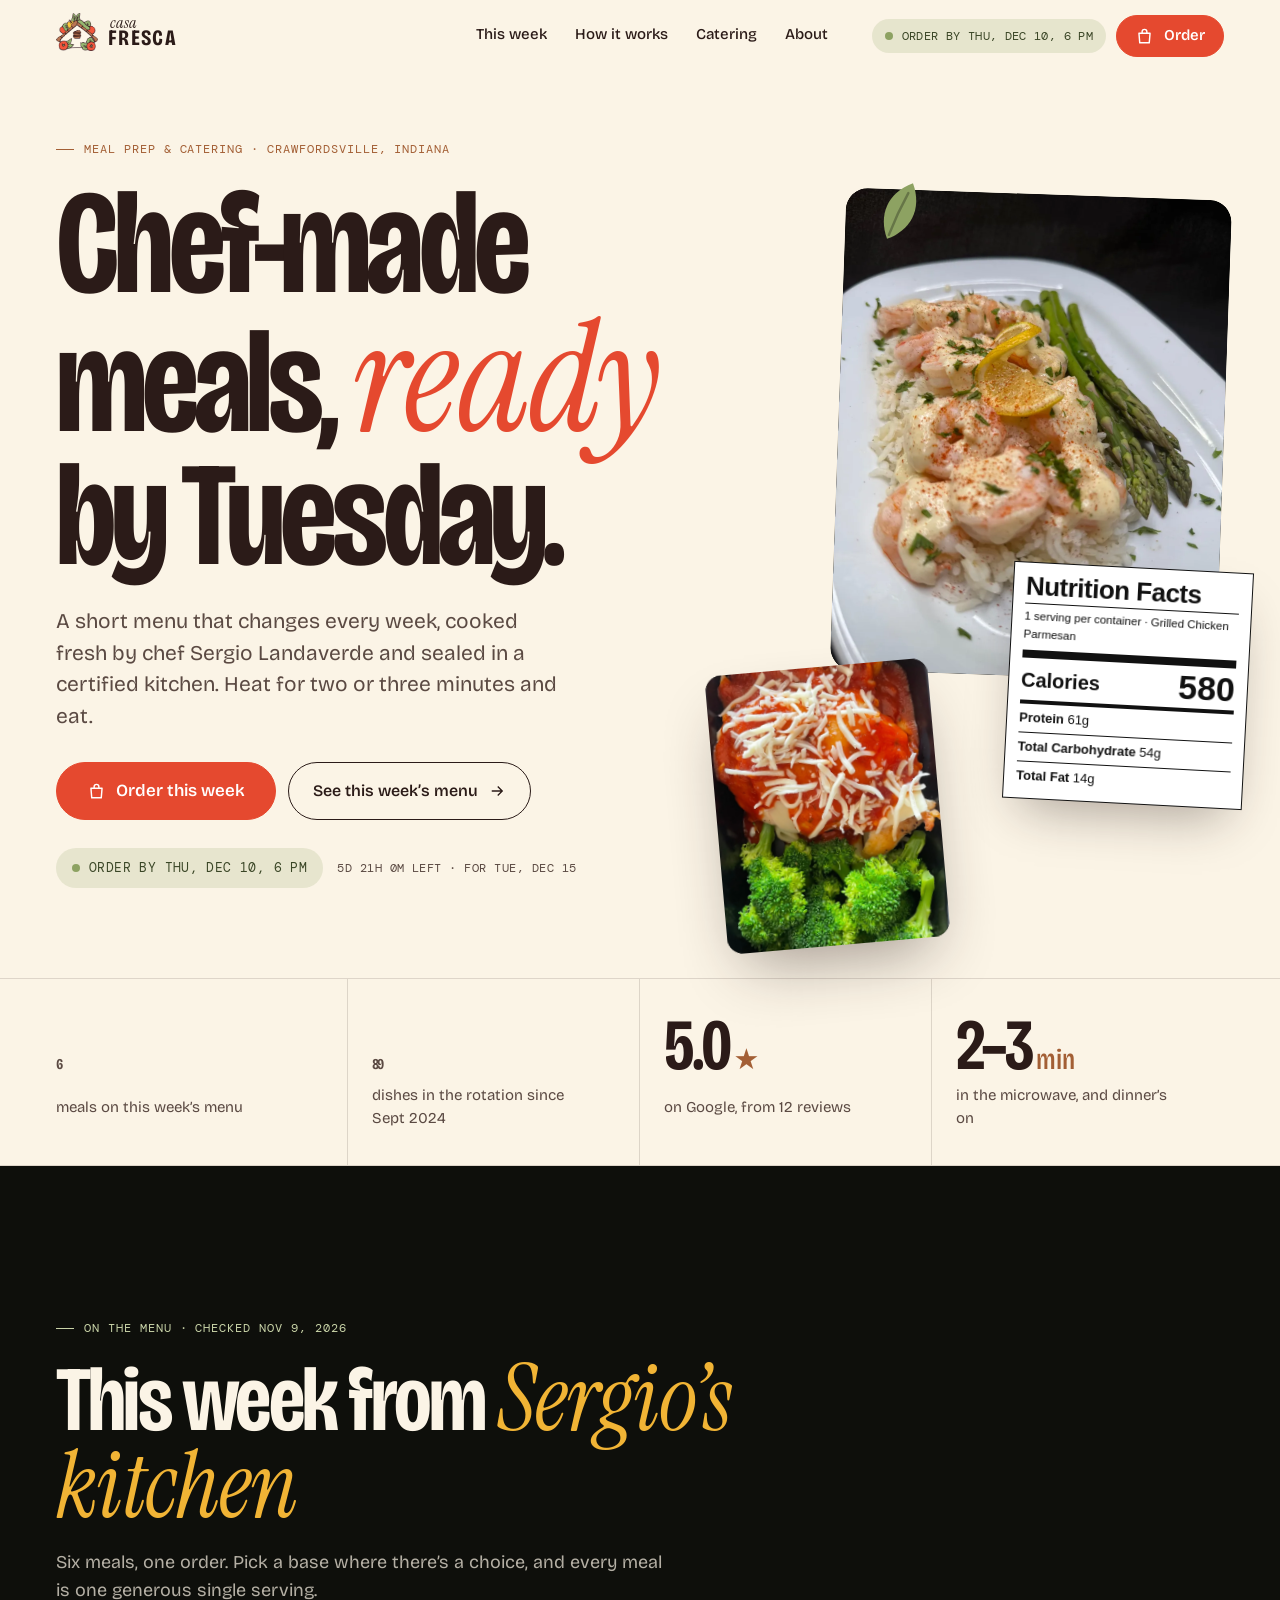
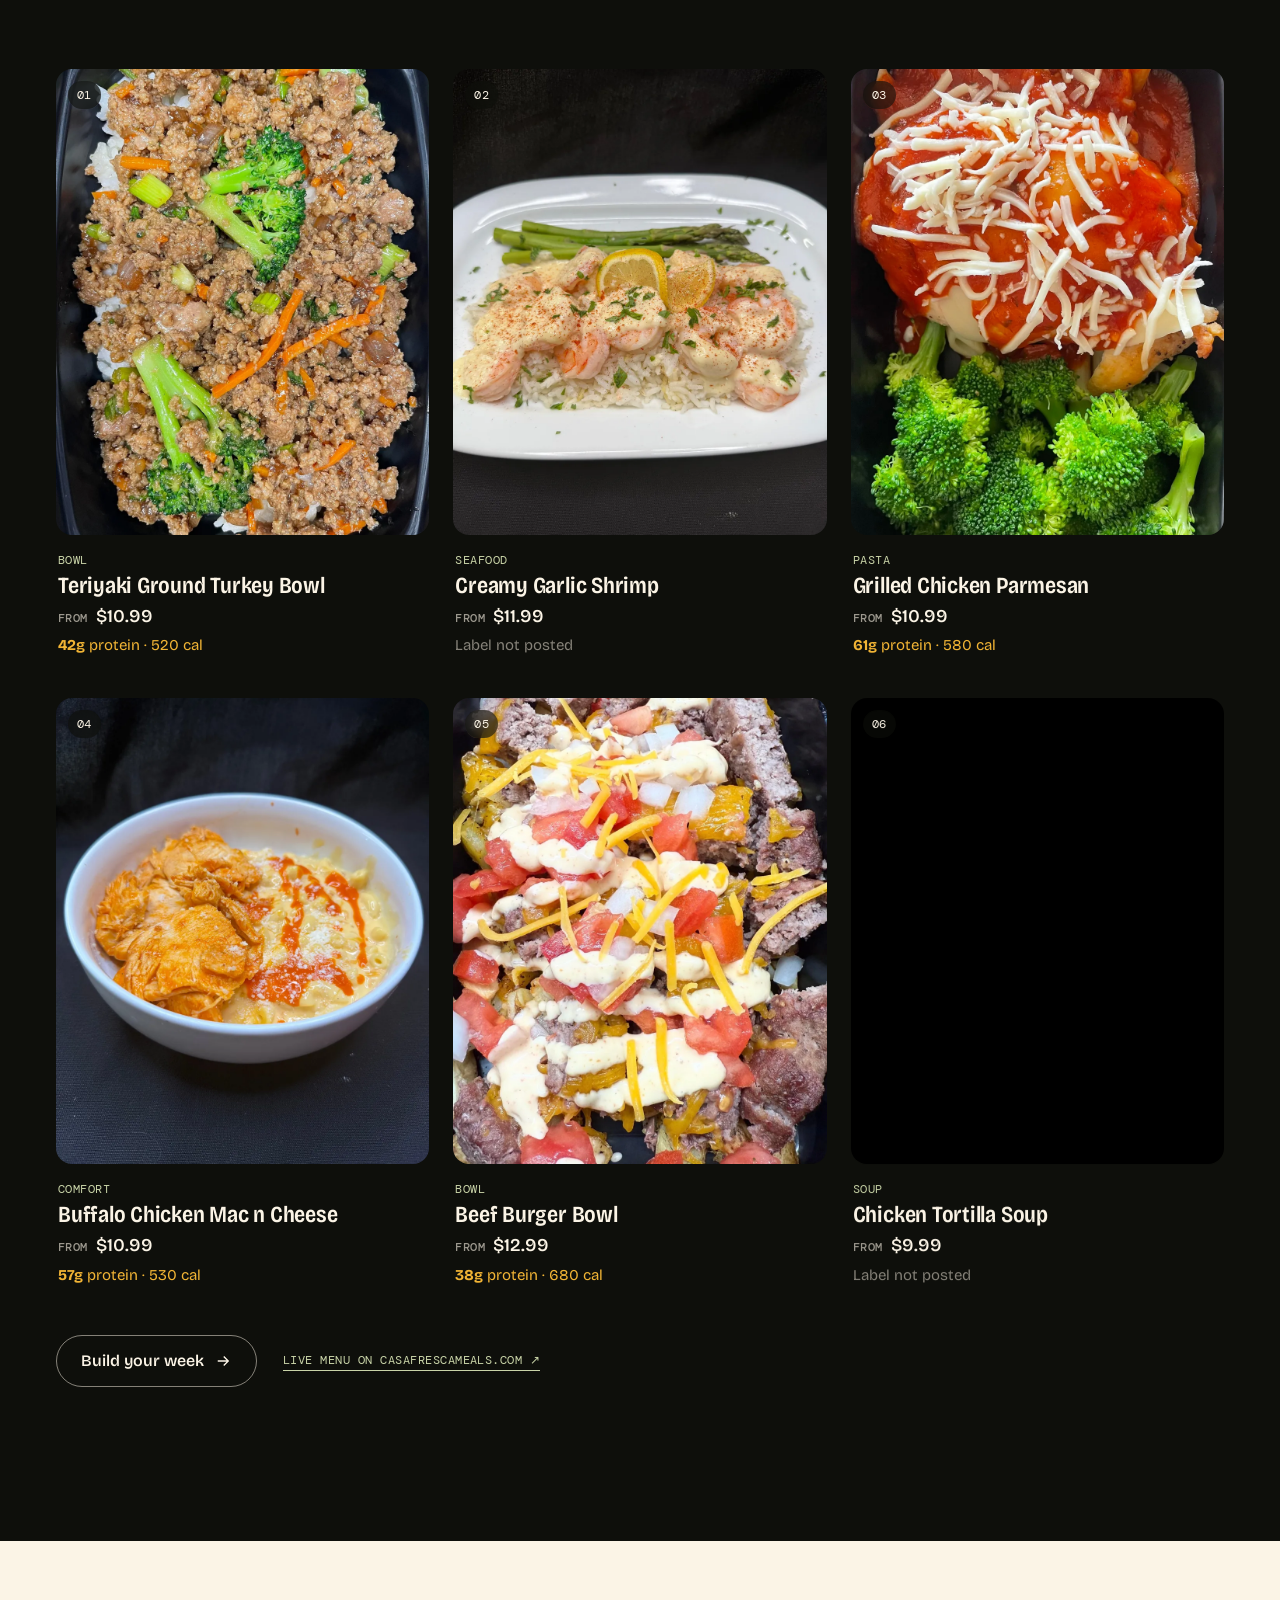
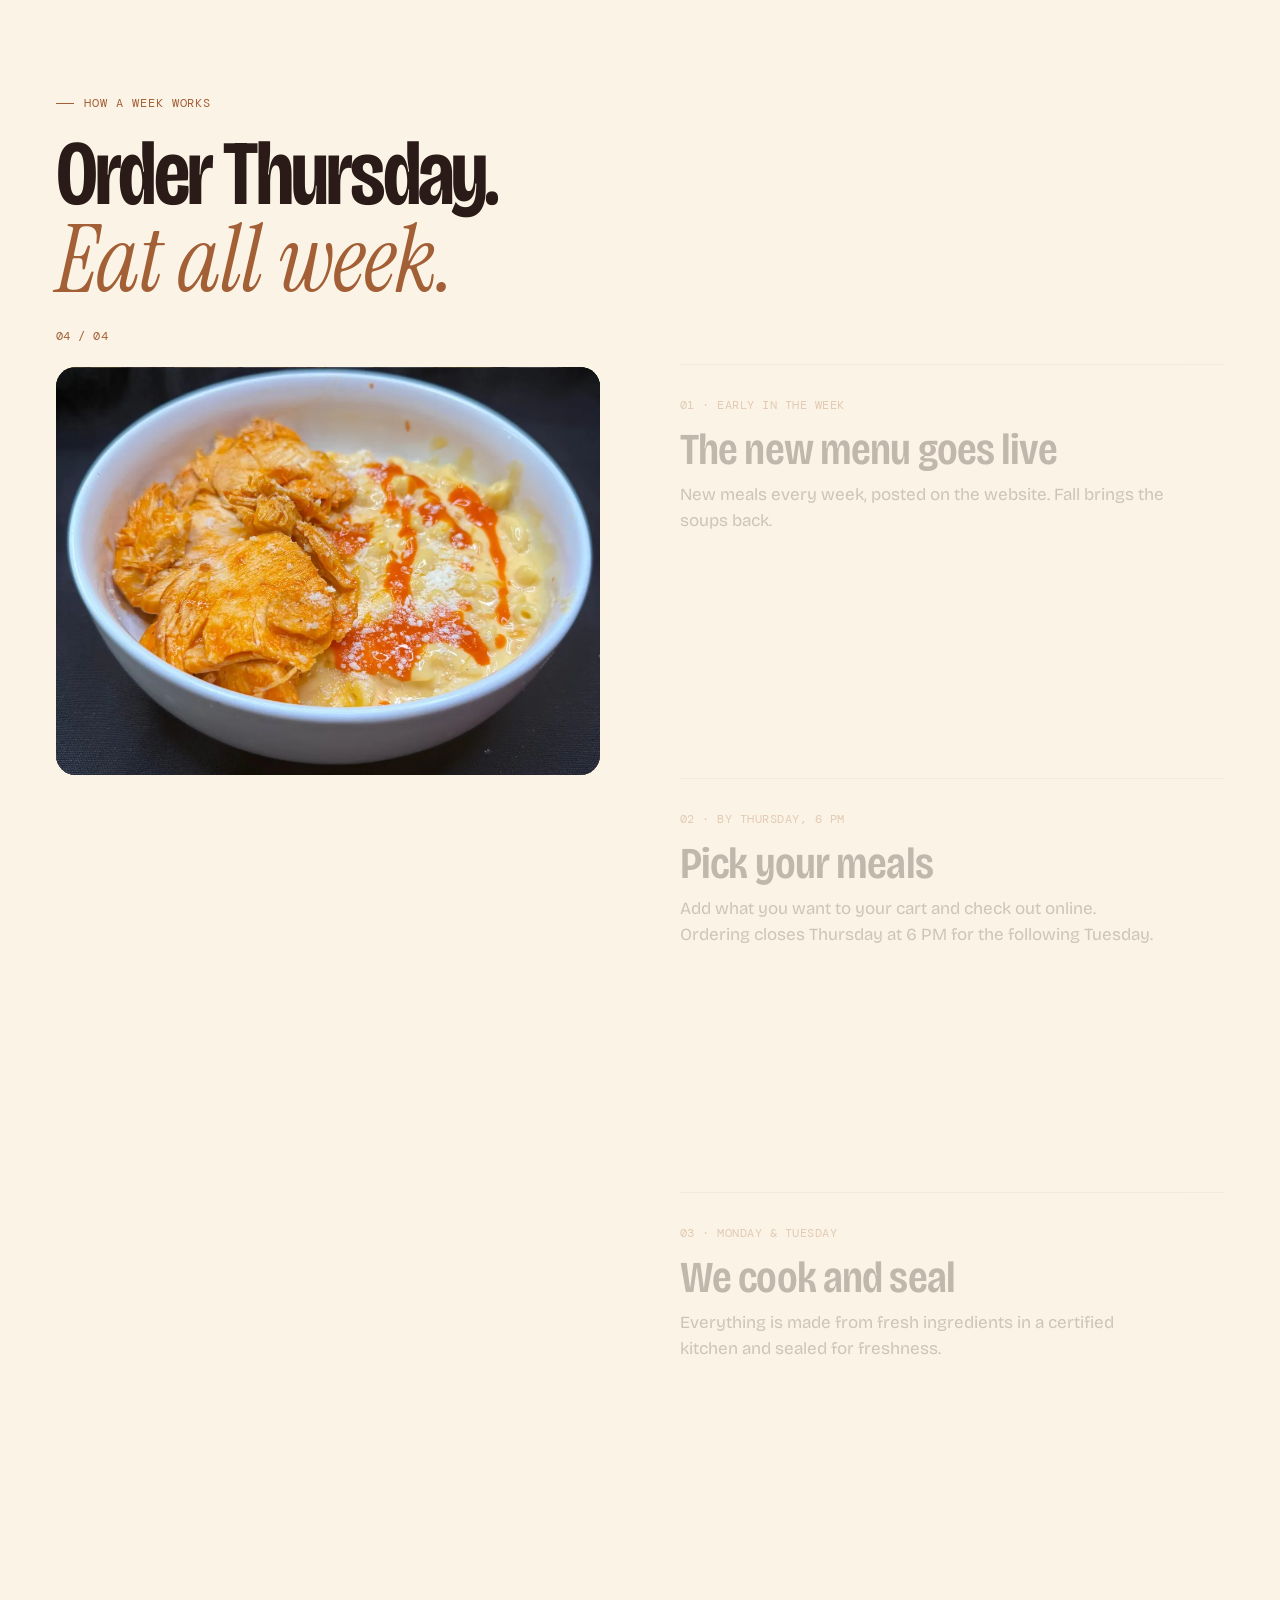
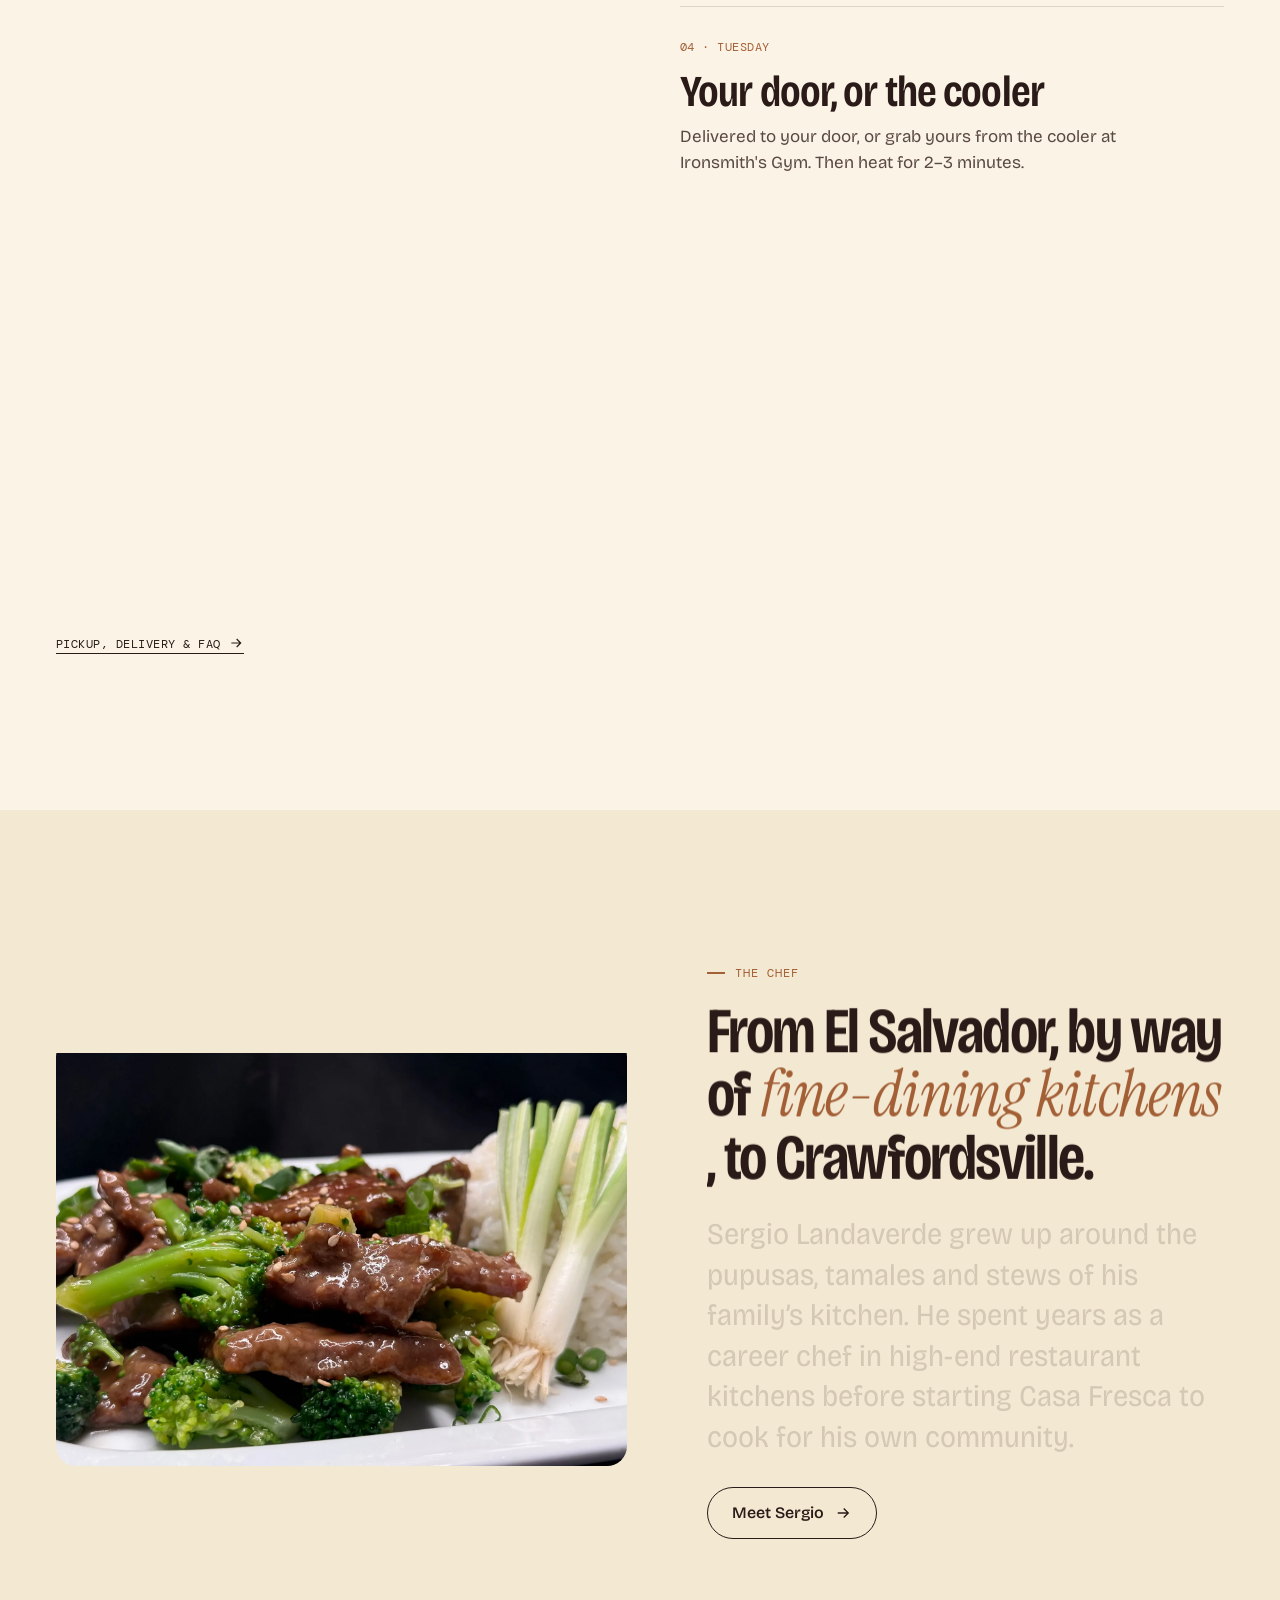
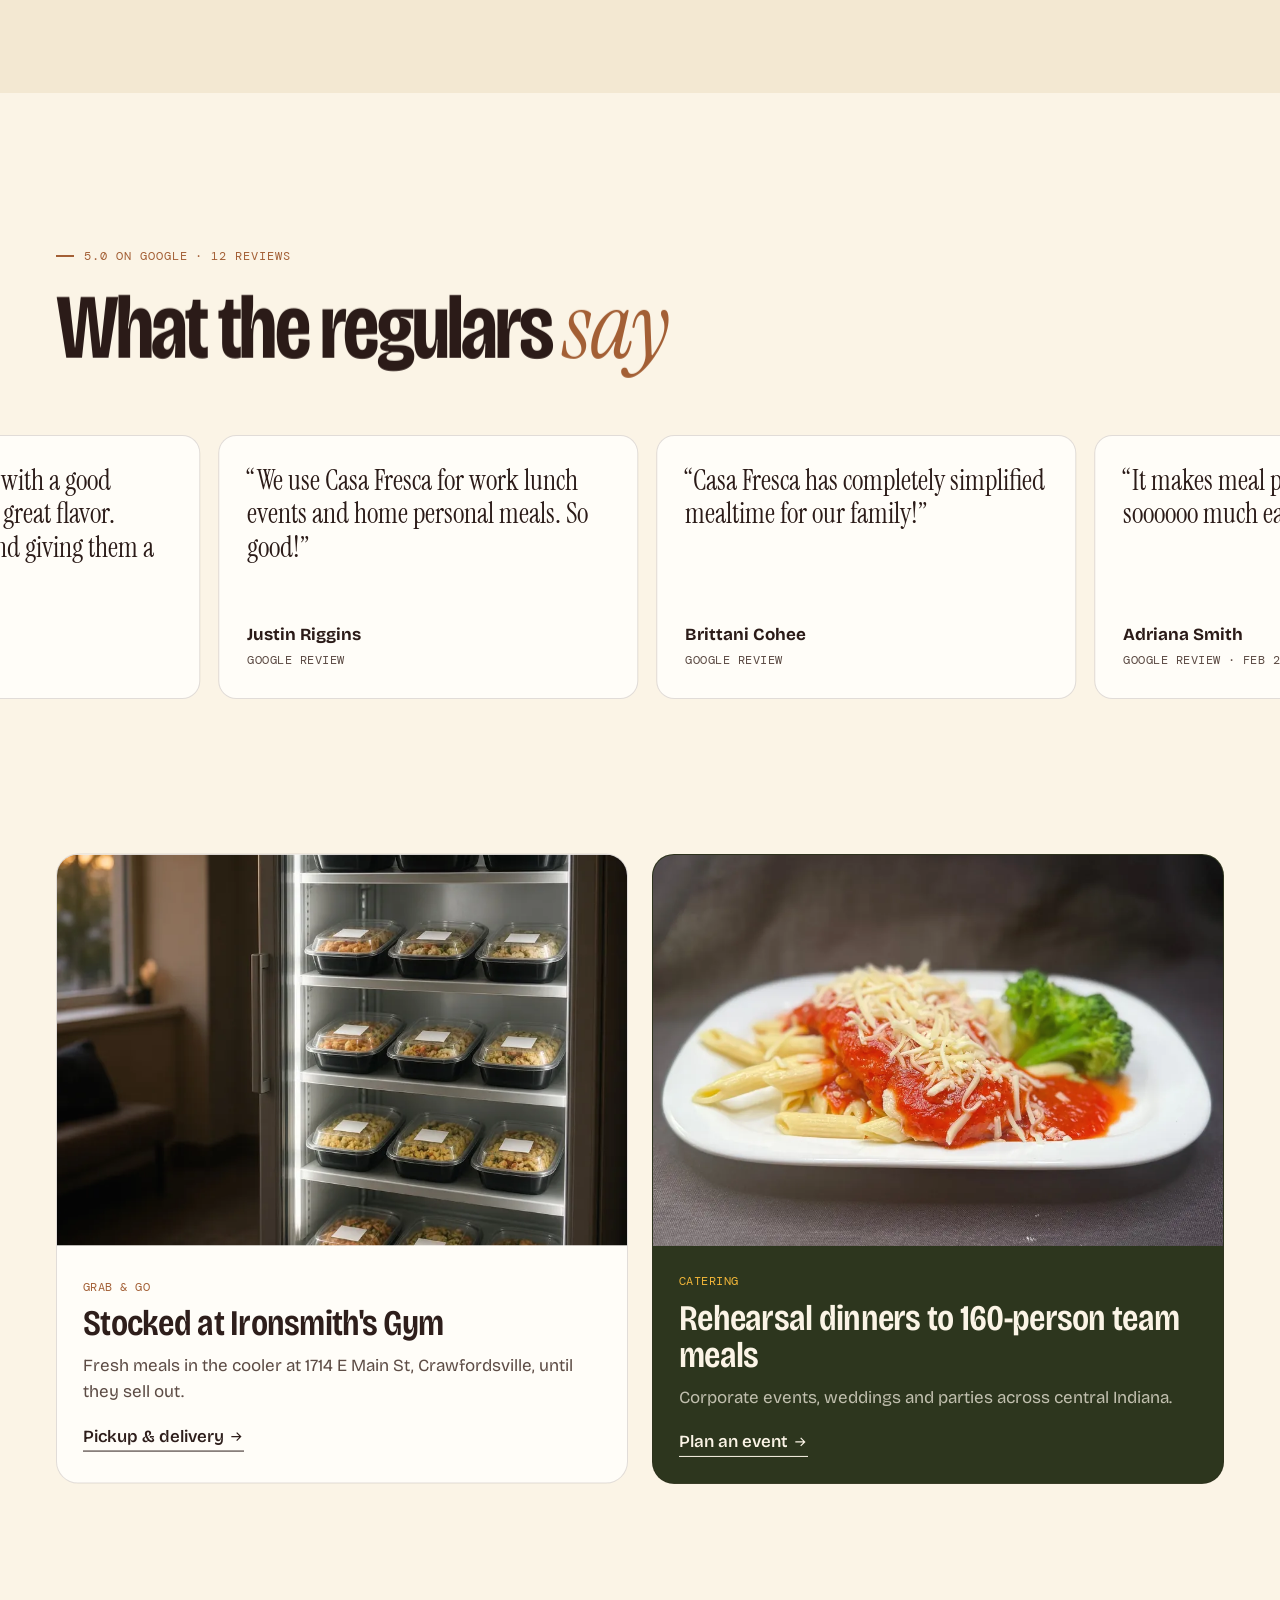
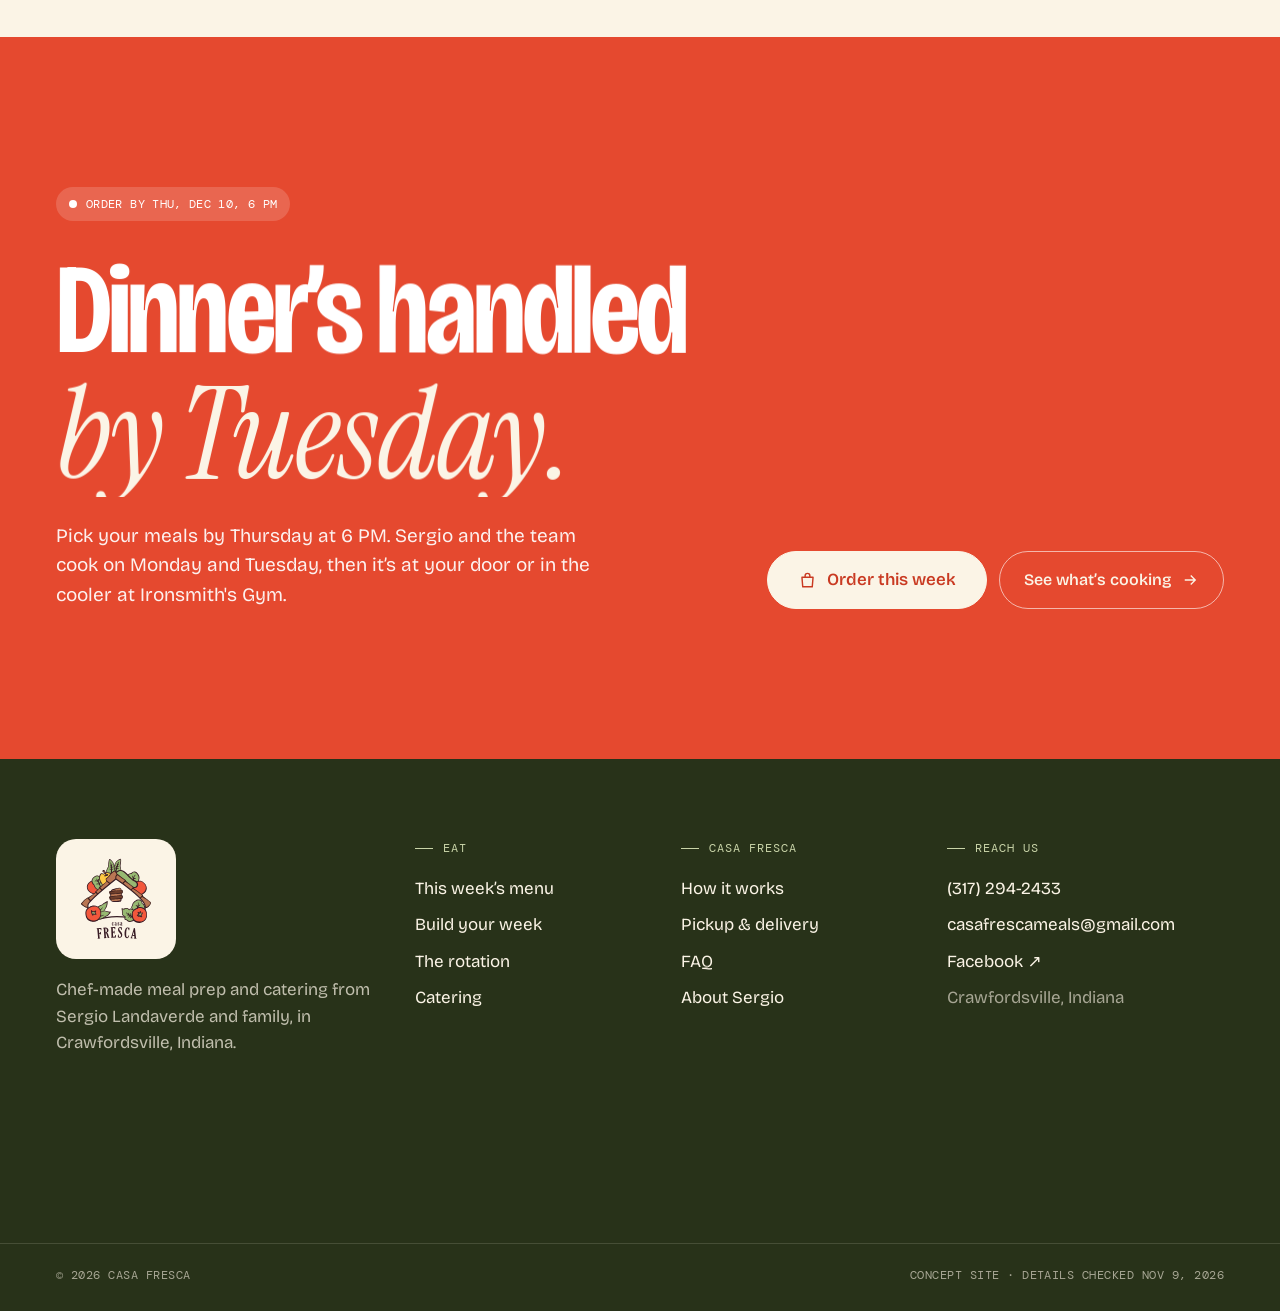
<file: index.html>
<!doctype html>
<html lang="en" class="no-js">
<head>
<meta charset="utf-8">
<meta name="viewport" content="width=device-width, initial-scale=1, viewport-fit=cover">
<title>Casa Fresca · Chef-made meal prep &amp; catering in Crawfordsville, IN</title>
<meta name="description" content="A fresh weekly menu from chef Sergio Landaverde. Order by Thursday 6 PM, get your meals Tuesday by delivery or from the cooler at Ironsmith’s Gym. Catering too.">
<meta name="theme-color" content="#FBF4E6">
<meta property="og:title" content="Casa Fresca · Chef-made meal prep &amp; catering in Crawfordsville, IN"><meta property="og:description" content="A fresh weekly menu from chef Sergio Landaverde. Order by Thursday 6 PM, get your meals Tuesday by delivery or from the cooler at Ironsmith’s Gym. Catering too."><meta property="og:type" content="website"><meta property="og:url" content="https://justuseflint.github.io/casa-fresca/">
<meta property="og:image" content="https://justuseflint.github.io/casa-fresca/assets/img/og.jpg">
<meta name="format-detection" content="telephone=no">
<link rel="canonical" href="https://justuseflint.github.io/casa-fresca/">
<link rel="icon" href="./assets/img/favicon.png" type="image/png"><link rel="apple-touch-icon" href="./assets/img/apple-touch-icon.png">
<link rel="preconnect" href="https://fonts.googleapis.com"><link rel="preconnect" href="https://fonts.gstatic.com" crossorigin>
<link rel="stylesheet" href="https://fonts.googleapis.com/css2?family=Bricolage+Grotesque:opsz,wdth,wght@12..96,75..100,300..800&family=Instrument+Serif:ital@0;1&family=DM+Mono:wght@400;500&display=swap">
<link rel="stylesheet" href="./assets/css/site.css">
<script type="application/ld+json">{"@context":"https://schema.org","@type":"FoodEstablishment","name":"Casa Fresca","description":"Weekly chef-made meal prep and catering in Crawfordsville, Indiana.","founder":{"@type":"Person","name":"Sergio Landaverde"},"telephone":"+1-317-294-2433","email":"casafrescameals@gmail.com","areaServed":"Crawfordsville and Montgomery County, Indiana","address":{"@type":"PostalAddress","addressLocality":"Crawfordsville","addressRegion":"IN","addressCountry":"US"},"url":"https://casafrescameals.com","hasMenu":"https://casafrescameals.com/collections/weekly-meals"}</script>
<script>(function(d,w){var h=d.documentElement;h.className=h.className.replace('no-js','js');var rm=w.matchMedia&&w.matchMedia('(prefers-reduced-motion: reduce)').matches;if(!rm){h.classList.add('motion');try{if(sessionStorage.getItem('cf-pt')==='1')h.classList.add('pt-in')}catch(e){}}else{h.classList.add('no-motion')}setTimeout(function(){if(!w.__cfReady){h.classList.remove('motion','pt-in');h.classList.add('no-motion')}},4000)})(document,window)</script>
</head>
<body class="pg-home">
<div class="pt" aria-hidden="true"><div class="pt-panel"></div><div class="pt-mark"><img src="./assets/img/mark-sm.png" alt="" width="240" height="219"></div></div>
<a class="skip" href="#main">Skip to content</a>
<header class="hdr" data-hdr>
  <div class="hdr-in">
    <a class="hdr-logo" href="./" aria-label="Casa Fresca, home"><span class="wm "><img src="./assets/img/mark-sm.png" alt="" width="240" height="219"><span class="wm-t"><i>casa</i><b>FRESCA</b></span></span></a>
    <nav class="hdr-nav" aria-label="Primary"><a href="./menu/" class="ul">This week</a><a href="./how-it-works/" class="ul">How it works</a><a href="./catering/" class="ul">Catering</a><a href="./about/" class="ul">About</a></nav>
    <div class="hdr-r">
      <span class="cut hdr-cut" data-cutoff><i></i><span data-cutoff-t>Order by Thursday 6 PM for Tuesday</span></span>
      <a class="btn btn-tomato btn-sm hdr-cta" href="https://casafrescameals.com/collections/weekly-meals" data-magnetic><span><svg class="ico" viewBox="0 0 24 24" aria-hidden="true"><path d="M5 8h14l-1 12H6L5 8zM9 8V6a3 3 0 016 0v2" fill="none" stroke="currentColor" stroke-width="1.8" stroke-linejoin="round"/></svg>Order</span></a>
      <button class="menu-btn" type="button" aria-expanded="false" aria-controls="menu" data-menu-btn><span class="mb-t"><span>Menu</span><span>Close</span></span><span class="mb-i"><i></i><i></i></span></button>
    </div>
  </div>
</header>
<div class="menu" id="menu" data-menu aria-hidden="true">
  <nav class="menu-nav" aria-label="Mobile"><a href="./"><span class="mono">01</span><span class="mn-t">Home</span></a><a href="./menu/"><span class="mono">02</span><span class="mn-t">This week</span></a><a href="./how-it-works/"><span class="mono">03</span><span class="mn-t">How it works</span></a><a href="./catering/"><span class="mono">04</span><span class="mn-t">Catering</span></a><a href="./about/"><span class="mono">05</span><span class="mn-t">About</span></a></nav>
  <div class="menu-foot">
    <span class="cut " data-cutoff><i></i><span data-cutoff-t>Order by Thursday 6 PM for Tuesday</span></span>
    <a class="btn btn-tomato" href="https://casafrescameals.com/collections/weekly-meals"><span><svg class="ico" viewBox="0 0 24 24" aria-hidden="true"><path d="M5 8h14l-1 12H6L5 8zM9 8V6a3 3 0 016 0v2" fill="none" stroke="currentColor" stroke-width="1.8" stroke-linejoin="round"/></svg>Order on casafrescameals.com</span></a>
    <a class="menu-call" href="tel:+13172942433"><svg class="ico" viewBox="0 0 24 24" aria-hidden="true"><path d="M6.6 3.5l2.6.3 1.2 4-2 1.6a12 12 0 006.2 6.2l1.6-2 4 1.2.3 2.6c0 1-.9 2-2 2C10.8 19.4 4.6 13.2 4.6 5.5c0-1.1 1-2 2-2z" fill="none" stroke="currentColor" stroke-width="1.8" stroke-linejoin="round"/></svg><span><span class="eyebrow">Questions? Call or text</span>(317) 294-2433</span></a>
  </div>
</div>
<main id="main">
<section class="hero" aria-labelledby="h1">
  <div class="wrap hero-grid">
    <div class="hero-copy">
      <p class="eyebrow" data-fade>Meal prep &amp; catering · Crawfordsville, Indiana</p>
      <h1 id="h1" class="h-hero" data-split="hero">Chef-made meals, <em>ready</em> by Tuesday.</h1>
      <p class="lede" data-fade>A short menu that changes every week, cooked fresh by chef Sergio Landaverde and sealed in a certified kitchen. Heat for two or three minutes and eat.</p>
      <div class="hero-ctas" data-fade><a class="btn btn-tomato btn-lg" href="https://casafrescameals.com/collections/weekly-meals" data-magnetic data-cursor="Order"><span><svg class="ico" viewBox="0 0 24 24" aria-hidden="true"><path d="M5 8h14l-1 12H6L5 8zM9 8V6a3 3 0 016 0v2" fill="none" stroke="currentColor" stroke-width="1.8" stroke-linejoin="round"/></svg>Order this week</span></a><a class="btn btn-line" href="./menu/" data-magnetic><span>See this week&rsquo;s menu <svg class="arr" viewBox="0 0 24 24" aria-hidden="true"><path d="M5 12h13M13 6l6 6-6 6" fill="none" stroke="currentColor" stroke-width="1.8"/></svg></span></a></div>
      <div class="hero-cut" data-fade><span class="cut cut-lg" data-cutoff><i></i><span data-cutoff-t>Order by Thursday 6 PM for Tuesday</span></span><span class="mono hero-cut-n" data-countdown></span></div>
    </div>
    <div class="hero-art">
      <figure class="hero-photo" data-hero-photo><img src="./assets/img/real-shrimp-plate.webp" alt="Creamy garlic shrimp over rice with asparagus and a lemon slice, plated on a white dish" width="960" height="1200" loading="lazy" decoding="async" loading="eager" fetchpriority="high"></figure>
      <figure class="hero-photo2" data-hero-photo2><img src="./assets/img/wk-chicken-parm.webp" alt="Grilled chicken parmesan over penne with broccoli in a black meal-prep container" width="960" height="1200" loading="lazy" decoding="async" loading="eager"></figure>
      <div class="nl hero-nl" aria-label="Nutrition label for Grilled Chicken Parmesan">
  <p class="nl-h">Nutrition Facts</p><p class="nl-s">1 serving per container · Grilled Chicken Parmesan</p>
  <div class="nl-cal"><span>Calories</span><b>580</b></div>
  <div class="nl-r"><span><b>Protein</b> 61g</span></div>
  <div class="nl-r"><span><b>Total Carbohydrate</b> 54g</span></div>
  <div class="nl-r"><span><b>Total Fat</b> 14g</span></div>
</div>
      <svg class="leaf hero-leaf" viewBox="0 0 40 40" aria-hidden="true"><path d="M6 34C6 18 16 6 34 6c0 18-12 28-28 28z" fill="currentColor"/><path d="M8 32C15 24 21 18 29 11" fill="none" stroke="rgba(0,0,0,.28)" stroke-width="1.6" stroke-linecap="round"/></svg>
    </div>
  </div>
</section><section class="facts" aria-label="Casa Fresca at a glance">
  <div class="wrap facts-row">
    <div class="fact" data-reveal><b><span data-count="6">6</span></b><span>meals on this week&rsquo;s menu</span></div>
    <div class="fact" data-reveal><b><span data-count="89">89</span></b><span>dishes in the rotation since Sept 2024</span></div>
    <div class="fact" data-reveal><b>5.0<small>★</small></b><span>on Google, from 12 reviews</span></div>
    <div class="fact" data-reveal><b>2–3<small>min</small></b><span>in the microwave, and dinner&rsquo;s on</span></div>
  </div>
</section><section class="sec week-sec dark" aria-labelledby="wk-h">
  <div class="wrap">
    <div class="sec-head">
      <p class="eyebrow">On the menu · checked Nov 9, 2026</p>
      <h2 id="wk-h" class="h-xl" data-split>This week from <em>Sergio&rsquo;s kitchen</em></h2>
      <p class="sec-sub" data-fade>Six meals, one order. Pick a base where there&rsquo;s a choice, and every meal is one generous single serving.</p>
    </div>
    <div class="wk-rail" data-rail>
      <article class="wk-card" data-reveal>
        <a href="./menu/#m-teriyaki-ground-turkey-bowl" class="wk-link" data-cursor="View">
          <figure class="wk-img"><img src="./assets/img/wk-teriyaki-turkey.webp" alt="Teriyaki Ground Turkey Bowl" width="960" height="1200" loading="lazy" decoding="async"><span class="wk-n mono">01</span></figure>
          <div class="wk-body">
            <p class="mono wk-tag">Bowl</p>
            <h3 class="wk-t">Teriyaki Ground Turkey Bowl</h3>
            <p class="wk-p"><span class="mono">from</span> $10.99</p>
            <p class="wk-pro"><b>42g</b> protein · 520 cal</p>
          </div>
        </a>
      </article><article class="wk-card" data-reveal>
        <a href="./menu/#m-creamy-garlic-shrimp-over-rice-w-asparagus" class="wk-link" data-cursor="View">
          <figure class="wk-img"><img src="./assets/img/wk-garlic-shrimp.webp" alt="Creamy Garlic Shrimp over Rice w/ Asparagus" width="960" height="1200" loading="lazy" decoding="async"><span class="wk-n mono">02</span></figure>
          <div class="wk-body">
            <p class="mono wk-tag">Seafood</p>
            <h3 class="wk-t">Creamy Garlic Shrimp</h3>
            <p class="wk-p"><span class="mono">from</span> $11.99</p>
            <p class="wk-pro muted">Label not posted</p>
          </div>
        </a>
      </article><article class="wk-card" data-reveal>
        <a href="./menu/#m-grilled-chicken-parmesan-over-whole-wheat-penne-w-broccoli" class="wk-link" data-cursor="View">
          <figure class="wk-img"><img src="./assets/img/wk-chicken-parm.webp" alt="Grilled Chicken Parmesan over Penne with Steamed Broccoli" width="960" height="1200" loading="lazy" decoding="async"><span class="wk-n mono">03</span></figure>
          <div class="wk-body">
            <p class="mono wk-tag">Pasta</p>
            <h3 class="wk-t">Grilled Chicken Parmesan</h3>
            <p class="wk-p"><span class="mono">from</span> $10.99</p>
            <p class="wk-pro"><b>61g</b> protein · 580 cal</p>
          </div>
        </a>
      </article><article class="wk-card" data-reveal>
        <a href="./menu/#m-buffalo-chicken-mac-n-cheese" class="wk-link" data-cursor="View">
          <figure class="wk-img"><img src="./assets/img/wk-buffalo-mac.webp" alt="Buffalo Chicken Mac n Cheese" width="960" height="1200" loading="lazy" decoding="async"><span class="wk-n mono">04</span></figure>
          <div class="wk-body">
            <p class="mono wk-tag">Comfort</p>
            <h3 class="wk-t">Buffalo Chicken Mac n Cheese</h3>
            <p class="wk-p"><span class="mono">from</span> $10.99</p>
            <p class="wk-pro"><b>57g</b> protein · 530 cal</p>
          </div>
        </a>
      </article><article class="wk-card" data-reveal>
        <a href="./menu/#m-beef-burger-bowl" class="wk-link" data-cursor="View">
          <figure class="wk-img"><img src="./assets/img/wk-burger-bowl.webp" alt="Beef Burger Bowl" width="960" height="1200" loading="lazy" decoding="async"><span class="wk-n mono">05</span></figure>
          <div class="wk-body">
            <p class="mono wk-tag">Bowl</p>
            <h3 class="wk-t">Beef Burger Bowl</h3>
            <p class="wk-p"><span class="mono">from</span> $12.99</p>
            <p class="wk-pro"><b>38g</b> protein · 680 cal</p>
          </div>
        </a>
      </article><article class="wk-card" data-reveal>
        <a href="./menu/#m-chicken-tortilla-soup" class="wk-link" data-cursor="View">
          <figure class="wk-img"><img src="./assets/img/wk-tortilla-soup.webp" alt="Chicken Tortilla Soup" width="960" height="1200" loading="lazy" decoding="async"><span class="wk-n mono">06</span></figure>
          <div class="wk-body">
            <p class="mono wk-tag">Soup</p>
            <h3 class="wk-t">Chicken Tortilla Soup</h3>
            <p class="wk-p"><span class="mono">from</span> $9.99</p>
            <p class="wk-pro muted">Label not posted</p>
          </div>
        </a>
      </article>
    </div>
    <div class="sec-foot"><a class="btn btn-ghost-inv" href="./menu/#build" data-magnetic><span>Build your week <svg class="arr" viewBox="0 0 24 24" aria-hidden="true"><path d="M5 12h13M13 6l6 6-6 6" fill="none" stroke="currentColor" stroke-width="1.8"/></svg></span></a><a class="ul ul-inv mono" href="https://casafrescameals.com/collections/weekly-meals" target="_blank" rel="noopener">Live menu on casafrescameals.com ↗</a></div>
  </div>
</section><section class="sec how-sec" aria-labelledby="how-h" data-chapters>
  <div class="wrap how-grid">
    <div class="how-sticky">
      <p class="eyebrow">How a week works</p>
      <h2 id="how-h" class="h-xl" data-split>Order Thursday. <em>Eat all week.</em></h2>
      <p class="mono how-i" data-cc-i>01 / 04</p>
      <div class="how-plates">
        <figure class="cc-plate on"><img src="./assets/img/wk-teriyaki-turkey.webp" alt="Teriyaki ground turkey bowl in a black container" width="960" height="1200" loading="lazy" decoding="async"></figure>
        <figure class="cc-plate"><img src="./assets/img/gen-portioning.webp" alt="Gloved hands portioning grilled chicken, rice and broccoli into containers (illustrative image)" width="1152" height="864" loading="lazy" decoding="async"></figure>
        <figure class="cc-plate"><img src="./assets/img/wk-burger-bowl.webp" alt="Beef burger bowl in a black container" width="960" height="1200" loading="lazy" decoding="async"></figure>
        <figure class="cc-plate"><img src="./assets/img/wk-buffalo-mac.webp" alt="Buffalo chicken mac and cheese in a white bowl" width="960" height="1200" loading="lazy" decoding="async"></figure>
      </div>
    </div>
    <ol class="how-steps">
      <li class="cc-ch on"><span class="mono">01 · Early in the week</span><h3>The new menu goes live</h3><p>New meals every week, posted on the website. Fall brings the soups back.</p></li>
      <li class="cc-ch"><span class="mono">02 · By Thursday, 6 PM</span><h3>Pick your meals</h3><p>Add what you want to your cart and check out online. Ordering closes Thursday at 6 PM for the following Tuesday.</p></li>
      <li class="cc-ch"><span class="mono">03 · Monday &amp; Tuesday</span><h3>We cook and seal</h3><p>Everything is made from fresh ingredients in a certified kitchen and sealed for freshness.</p></li>
      <li class="cc-ch"><span class="mono">04 · Tuesday</span><h3>Your door, or the cooler</h3><p>Delivered to your door, or grab yours from the cooler at Ironsmith's Gym. Then heat for 2–3 minutes.</p></li>
    </ol>
  </div>
  <div class="wrap"><a class="ul mono" href="./how-it-works/">Pickup, delivery &amp; FAQ <svg class="arr" viewBox="0 0 24 24" aria-hidden="true"><path d="M5 12h13M13 6l6 6-6 6" fill="none" stroke="currentColor" stroke-width="1.8"/></svg></a></div>
</section><section class="sec story-sec" aria-labelledby="st-h">
  <div class="wrap story-grid">
    <figure class="story-img" data-img-reveal><img src="./assets/img/real-beef-broccoli.webp" alt="Asian beef and broccoli with green onions on a white plate" width="1800" height="1350" loading="lazy" decoding="async"></figure>
    <div class="story-copy">
      <p class="eyebrow">The chef</p>
      <h2 id="st-h" class="h-lg" data-split>From El Salvador, by way of <em>fine-dining kitchens</em>, to Crawfordsville.</h2>
      <p class="focus" data-focus>Sergio Landaverde grew up around the pupusas, tamales and stews of his family&rsquo;s kitchen. He spent years as a career chef in high-end restaurant kitchens before starting Casa Fresca to cook for his own community.</p>
      <a class="btn btn-line" href="./about/" data-magnetic><span>Meet Sergio <svg class="arr" viewBox="0 0 24 24" aria-hidden="true"><path d="M5 12h13M13 6l6 6-6 6" fill="none" stroke="currentColor" stroke-width="1.8"/></svg></span></a>
    </div>
  </div>
</section><section class="sec rev-sec" aria-labelledby="rv-h">
  <div class="wrap"><div class="sec-head"><p class="eyebrow">5.0 on Google · 12 reviews</p><h2 id="rv-h" class="h-xl" data-split>What the regulars <em>say</em></h2></div></div>
  <div class="mq" data-marquee><div class="mq-track">
    <figure class="rv"><blockquote>&ldquo;Ordering is simple and straightforward, and they have both pickup or delivery options. The food is always fresh and as advertised.&rdquo;</blockquote><figcaption><b>Adam Welcher</b><span class="mono">Google review · Mar 2025</span></figcaption></figure><figure class="rv"><blockquote>&ldquo;Each meal is filling with a good serving size and has great flavor. Definitely recommend giving them a try!&rdquo;</blockquote><figcaption><b>Tamara Peck</b><span class="mono">Google review · Mar 2025</span></figcaption></figure><figure class="rv"><blockquote>&ldquo;We use Casa Fresca for work lunch events and home personal meals. So good!&rdquo;</blockquote><figcaption><b>Justin Riggins</b><span class="mono">Google review</span></figcaption></figure><figure class="rv"><blockquote>&ldquo;Casa Fresca has completely simplified mealtime for our family!&rdquo;</blockquote><figcaption><b>Brittani Cohee</b><span class="mono">Google review</span></figcaption></figure><figure class="rv"><blockquote>&ldquo;It makes meal prep for my diet soooooo much easier. Thank you!&rdquo;</blockquote><figcaption><b>Adriana Smith</b><span class="mono">Google review · Feb 2025</span></figcaption></figure><figure class="rv"><blockquote>&ldquo;The meals taste amazing and are healthy. They are great if you are on the go or just don’t want to cook.&rdquo;</blockquote><figcaption><b>Ethan Chester</b><span class="mono">Google review</span></figcaption></figure>
  </div></div>
</section><section class="sec duo-sec" aria-label="Pickup and catering">
  <div class="wrap duo">
    <a class="duo-card duo-pick" href="./how-it-works/#pickup" data-reveal data-cursor="Pickup">
      <figure><img src="./assets/img/gen-cooler.webp" alt="A glass-door cooler stocked with meal-prep containers (illustrative image)" width="864" height="1152" loading="lazy" decoding="async"></figure>
      <div class="duo-b"><p class="mono">Grab &amp; go</p><h3>Stocked at Ironsmith's Gym</h3><p>Fresh meals in the cooler at 1714 E Main St, Crawfordsville, until they sell out.</p><span class="ul">Pickup &amp; delivery <svg class="arr" viewBox="0 0 24 24" aria-hidden="true"><path d="M5 12h13M13 6l6 6-6 6" fill="none" stroke="currentColor" stroke-width="1.8"/></svg></span></div>
    </a>
    <a class="duo-card duo-cat" href="./catering/" data-reveal data-cursor="Catering">
      <figure><img src="./assets/img/real-parm-plate.webp" alt="Chicken parmesan over penne with broccoli on a white plate" width="960" height="1200" loading="lazy" decoding="async"></figure>
      <div class="duo-b"><p class="mono">Catering</p><h3>Rehearsal dinners to 160-person team meals</h3><p>Corporate events, weddings and parties across central Indiana.</p><span class="ul">Plan an event <svg class="arr" viewBox="0 0 24 24" aria-hidden="true"><path d="M5 12h13M13 6l6 6-6 6" fill="none" stroke="currentColor" stroke-width="1.8"/></svg></span></div>
    </a>
  </div>
</section>
</main>
<section class="cta-band" aria-labelledby="cta-h">
  <div class="wrap cta-in">
    <span class="cut cut-inv" data-cutoff><i></i><span data-cutoff-t>Order by Thursday 6 PM for Tuesday</span></span>
    <h2 id="cta-h" class="h-xl cta-h" data-split>Dinner&rsquo;s handled<br><em>by Tuesday.</em></h2>
    <div class="cta-row">
      <p class="cta-p">Pick your meals by Thursday at 6&nbsp;PM. Sergio and the team cook on Monday and Tuesday, then it&rsquo;s at your door or in the cooler at Ironsmith's Gym.</p>
      <div class="cta-btns"><a class="btn btn-tomato btn-lg" href="https://casafrescameals.com/collections/weekly-meals" data-magnetic data-cursor="Order"><span><svg class="ico" viewBox="0 0 24 24" aria-hidden="true"><path d="M5 8h14l-1 12H6L5 8zM9 8V6a3 3 0 016 0v2" fill="none" stroke="currentColor" stroke-width="1.8" stroke-linejoin="round"/></svg>Order this week</span></a><a class="btn btn-ghost-inv" href="./menu/"><span>See what&rsquo;s cooking <svg class="arr" viewBox="0 0 24 24" aria-hidden="true"><path d="M5 12h13M13 6l6 6-6 6" fill="none" stroke="currentColor" stroke-width="1.8"/></svg></span></a></div>
    </div>
  </div>
</section>
<footer class="ftr">
  <div class="wrap">
    <div class="ftr-grid">
      <div class="ftr-col ftr-brand">
        <img src="./assets/img/logo.svg" alt="Casa Fresca logo: a house roof framed by tomatoes, greens and an apple" width="200" height="200" loading="lazy" class="ftr-logo">
        <p class="ftr-copy">Chef-made meal prep and catering from Sergio Landaverde and family, in Crawfordsville, Indiana.</p>
      </div>
      <div class="ftr-col">
        <p class="eyebrow">Eat</p>
        <ul class="ftr-links"><li><a class="ul" href="./menu/">This week&rsquo;s menu</a></li><li><a class="ul" href="./menu/#build">Build your week</a></li><li><a class="ul" href="./menu/#rotation">The rotation</a></li><li><a class="ul" href="./catering/">Catering</a></li></ul>
      </div>
      <div class="ftr-col">
        <p class="eyebrow">Casa Fresca</p>
        <ul class="ftr-links"><li><a class="ul" href="./how-it-works/">How it works</a></li><li><a class="ul" href="./how-it-works/#pickup">Pickup &amp; delivery</a></li><li><a class="ul" href="./how-it-works/#faq">FAQ</a></li><li><a class="ul" href="./about/">About Sergio</a></li></ul>
      </div>
      <div class="ftr-col">
        <p class="eyebrow">Reach us</p>
        <ul class="ftr-links"><li><a class="ul" href="tel:+13172942433">(317) 294-2433</a></li><li><a class="ul" href="mailto:casafrescameals@gmail.com">casafrescameals@gmail.com</a></li><li><a class="ul" href="https://www.facebook.com/287589844441997" target="_blank" rel="noopener">Facebook ↗</a></li><li><span class="muted">Crawfordsville, Indiana</span></li></ul>
      </div>
    </div>
  </div>
  <div class="ftr-wm" data-wm aria-hidden="true"><span>e</span><span>a</span><span>t</span><span class="sp"> </span><span>f</span><span>r</span><span>e</span><span>s</span><span>h</span><span>,</span><span class="sp"> </span><span>t</span><span>o</span><span>g</span><span>e</span><span>t</span><span>h</span><span>e</span><span>r</span></div>
  <div class="wrap ftr-base mono"><span>© 2026 Casa Fresca</span><span>Concept site · details checked Nov 9, 2026</span></div>
</footer>
<div class="cursor" aria-hidden="true"><span class="cursor-t"></span></div>
<script src="./assets/vendor/gsap.min.js" defer></script>
<script src="./assets/vendor/ScrollTrigger.min.js" defer></script>
<script src="./assets/vendor/lenis.min.js" defer></script>
<script src="./assets/js/site.js" defer></script>
</body>
</html>
</file>
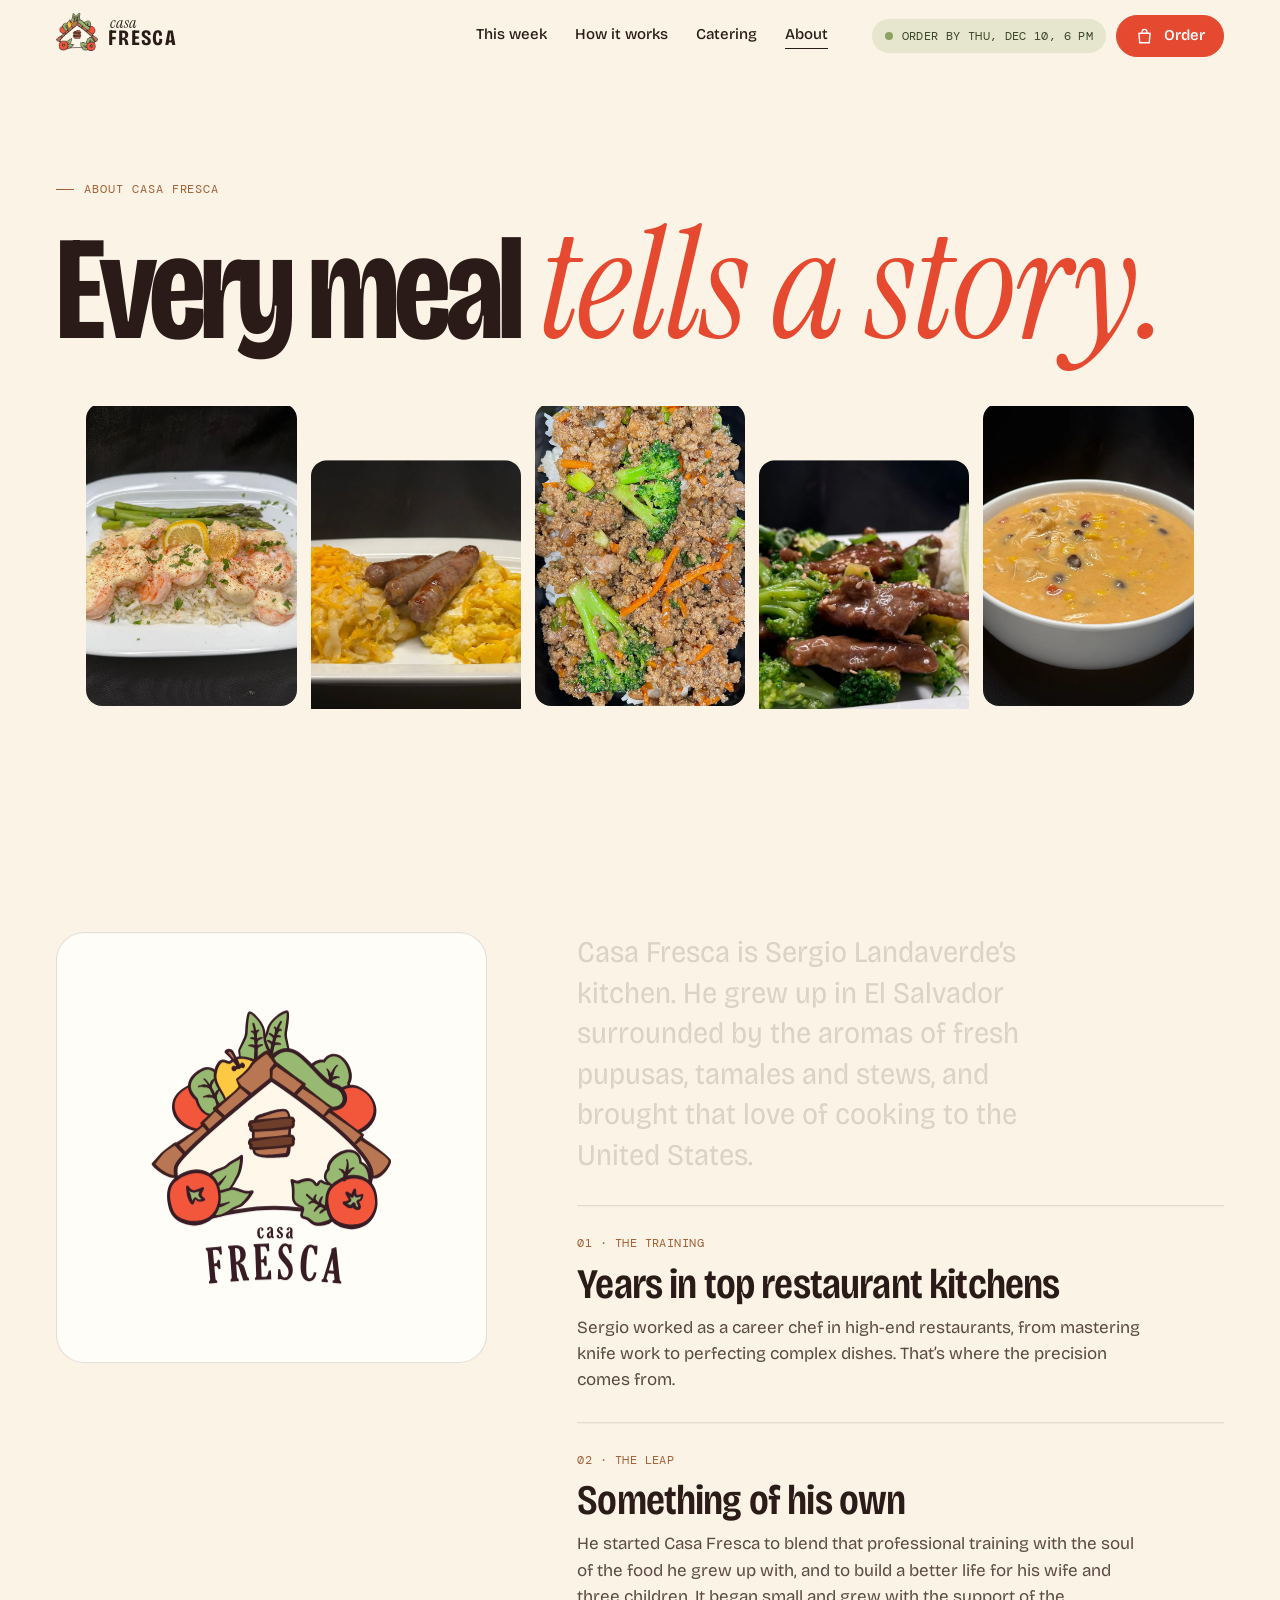
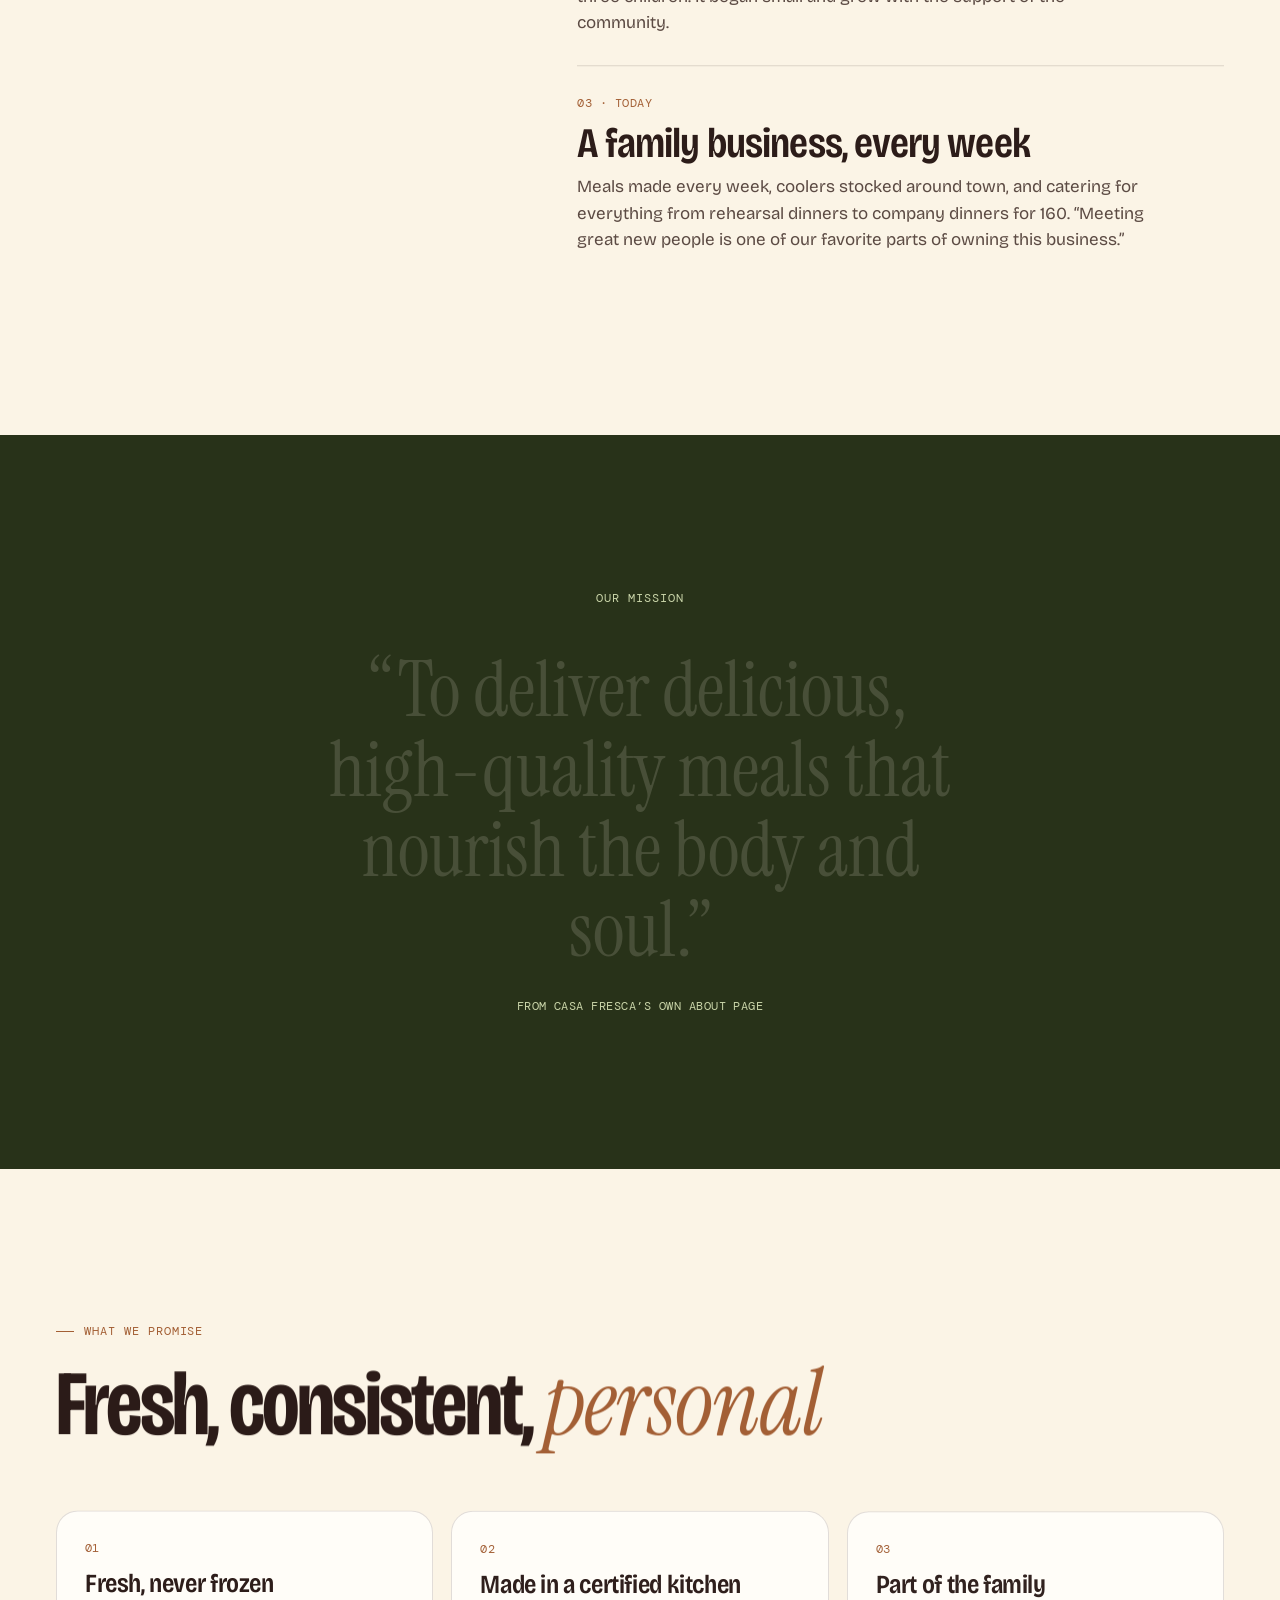
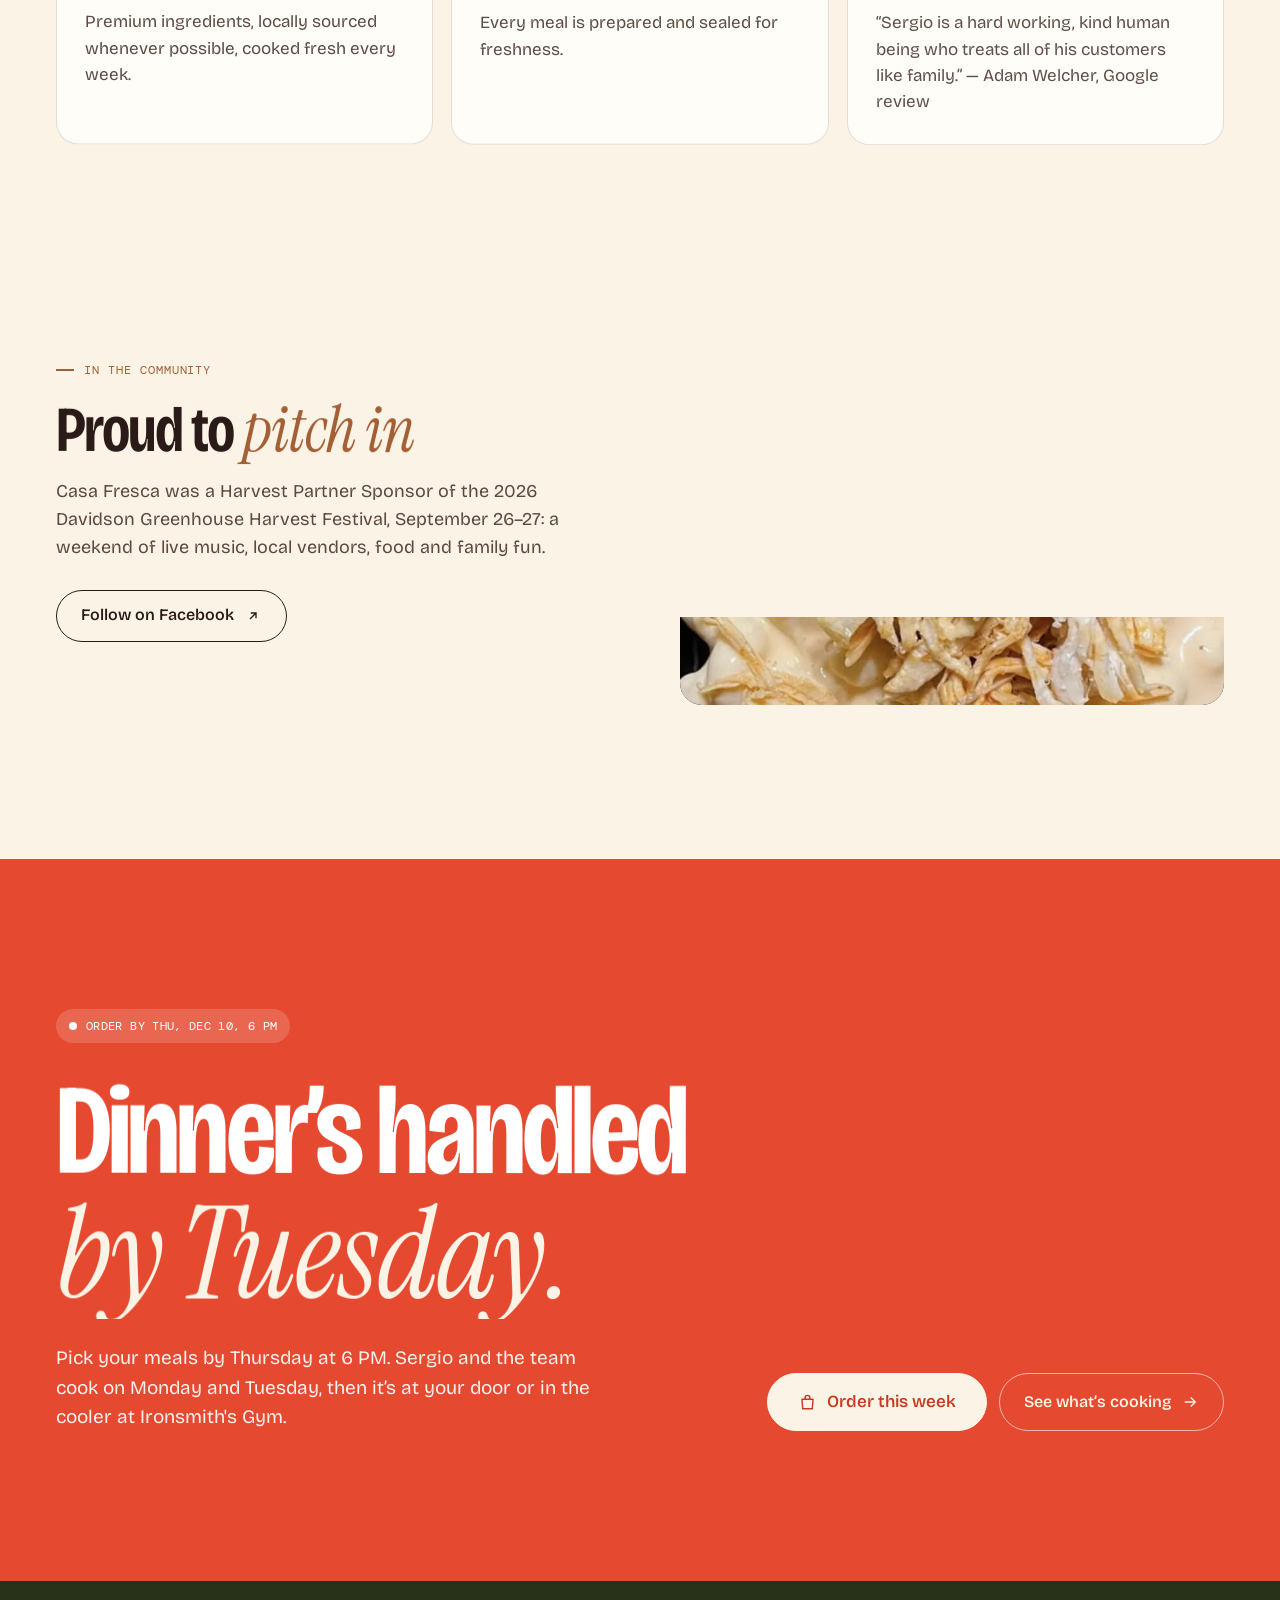
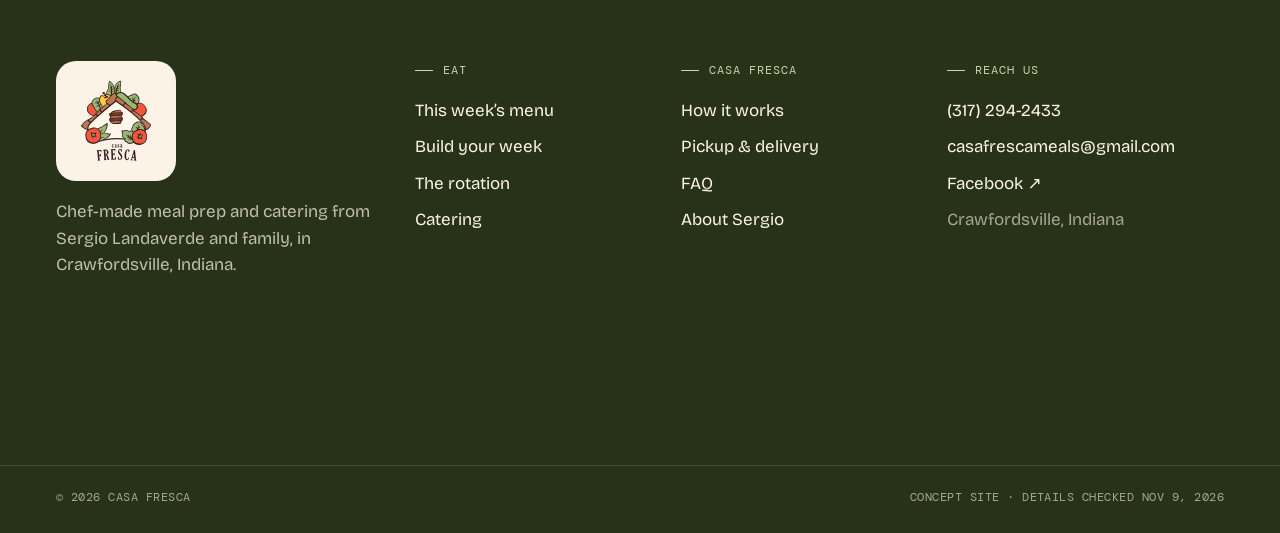
<file: about/index.html>
<!doctype html>
<html lang="en" class="no-js">
<head>
<meta charset="utf-8">
<meta name="viewport" content="width=device-width, initial-scale=1, viewport-fit=cover">
<title>About Sergio Landaverde · Casa Fresca</title>
<meta name="description" content="Casa Fresca is chef Sergio Landaverde’s family meal-prep and catering business in Crawfordsville, Indiana, rooted in El Salvador and fine-dining kitchens.">
<meta name="theme-color" content="#FBF4E6">
<meta property="og:title" content="About Sergio Landaverde · Casa Fresca"><meta property="og:description" content="Casa Fresca is chef Sergio Landaverde’s family meal-prep and catering business in Crawfordsville, Indiana, rooted in El Salvador and fine-dining kitchens."><meta property="og:type" content="website"><meta property="og:url" content="https://justuseflint.github.io/casa-fresca/about/">
<meta property="og:image" content="https://justuseflint.github.io/casa-fresca/assets/img/og.jpg">
<meta name="format-detection" content="telephone=no">
<link rel="canonical" href="https://justuseflint.github.io/casa-fresca/about/">
<link rel="icon" href="../assets/img/favicon.png" type="image/png"><link rel="apple-touch-icon" href="../assets/img/apple-touch-icon.png">
<link rel="preconnect" href="https://fonts.googleapis.com"><link rel="preconnect" href="https://fonts.gstatic.com" crossorigin>
<link rel="stylesheet" href="https://fonts.googleapis.com/css2?family=Bricolage+Grotesque:opsz,wdth,wght@12..96,75..100,300..800&family=Instrument+Serif:ital@0;1&family=DM+Mono:wght@400;500&display=swap">
<link rel="stylesheet" href="../assets/css/site.css">
<script type="application/ld+json">{"@context":"https://schema.org","@type":"FoodEstablishment","name":"Casa Fresca","description":"Weekly chef-made meal prep and catering in Crawfordsville, Indiana.","founder":{"@type":"Person","name":"Sergio Landaverde"},"telephone":"+1-317-294-2433","email":"casafrescameals@gmail.com","areaServed":"Crawfordsville and Montgomery County, Indiana","address":{"@type":"PostalAddress","addressLocality":"Crawfordsville","addressRegion":"IN","addressCountry":"US"},"url":"https://casafrescameals.com","hasMenu":"https://casafrescameals.com/collections/weekly-meals"}</script>
<script>(function(d,w){var h=d.documentElement;h.className=h.className.replace('no-js','js');var rm=w.matchMedia&&w.matchMedia('(prefers-reduced-motion: reduce)').matches;if(!rm){h.classList.add('motion');try{if(sessionStorage.getItem('cf-pt')==='1')h.classList.add('pt-in')}catch(e){}}else{h.classList.add('no-motion')}setTimeout(function(){if(!w.__cfReady){h.classList.remove('motion','pt-in');h.classList.add('no-motion')}},4000)})(document,window)</script>
</head>
<body class="pg-about">
<div class="pt" aria-hidden="true"><div class="pt-panel"></div><div class="pt-mark"><img src="../assets/img/mark-sm.png" alt="" width="240" height="219"></div></div>
<a class="skip" href="#main">Skip to content</a>
<header class="hdr" data-hdr>
  <div class="hdr-in">
    <a class="hdr-logo" href="../" aria-label="Casa Fresca, home"><span class="wm "><img src="../assets/img/mark-sm.png" alt="" width="240" height="219"><span class="wm-t"><i>casa</i><b>FRESCA</b></span></span></a>
    <nav class="hdr-nav" aria-label="Primary"><a href="../menu/" class="ul">This week</a><a href="../how-it-works/" class="ul">How it works</a><a href="../catering/" class="ul">Catering</a><a href="../about/" aria-current="page" class="ul">About</a></nav>
    <div class="hdr-r">
      <span class="cut hdr-cut" data-cutoff><i></i><span data-cutoff-t>Order by Thursday 6 PM for Tuesday</span></span>
      <a class="btn btn-tomato btn-sm hdr-cta" href="https://casafrescameals.com/collections/weekly-meals" data-magnetic><span><svg class="ico" viewBox="0 0 24 24" aria-hidden="true"><path d="M5 8h14l-1 12H6L5 8zM9 8V6a3 3 0 016 0v2" fill="none" stroke="currentColor" stroke-width="1.8" stroke-linejoin="round"/></svg>Order</span></a>
      <button class="menu-btn" type="button" aria-expanded="false" aria-controls="menu" data-menu-btn><span class="mb-t"><span>Menu</span><span>Close</span></span><span class="mb-i"><i></i><i></i></span></button>
    </div>
  </div>
</header>
<div class="menu" id="menu" data-menu aria-hidden="true">
  <nav class="menu-nav" aria-label="Mobile"><a href="../"><span class="mono">01</span><span class="mn-t">Home</span></a><a href="../menu/"><span class="mono">02</span><span class="mn-t">This week</span></a><a href="../how-it-works/"><span class="mono">03</span><span class="mn-t">How it works</span></a><a href="../catering/"><span class="mono">04</span><span class="mn-t">Catering</span></a><a href="../about/"><span class="mono">05</span><span class="mn-t">About</span></a></nav>
  <div class="menu-foot">
    <span class="cut " data-cutoff><i></i><span data-cutoff-t>Order by Thursday 6 PM for Tuesday</span></span>
    <a class="btn btn-tomato" href="https://casafrescameals.com/collections/weekly-meals"><span><svg class="ico" viewBox="0 0 24 24" aria-hidden="true"><path d="M5 8h14l-1 12H6L5 8zM9 8V6a3 3 0 016 0v2" fill="none" stroke="currentColor" stroke-width="1.8" stroke-linejoin="round"/></svg>Order on casafrescameals.com</span></a>
    <a class="menu-call" href="tel:+13172942433"><svg class="ico" viewBox="0 0 24 24" aria-hidden="true"><path d="M6.6 3.5l2.6.3 1.2 4-2 1.6a12 12 0 006.2 6.2l1.6-2 4 1.2.3 2.6c0 1-.9 2-2 2C10.8 19.4 4.6 13.2 4.6 5.5c0-1.1 1-2 2-2z" fill="none" stroke="currentColor" stroke-width="1.8" stroke-linejoin="round"/></svg><span><span class="eyebrow">Questions? Call or text</span>(317) 294-2433</span></a>
  </div>
</div>
<main id="main">
<section class="phero" aria-labelledby="h1">
  <div class="wrap">
    <p class="eyebrow" data-fade>About Casa Fresca</p>
    <h1 id="h1" class="h-hero" data-split="hero">Every meal <em>tells a story.</em></h1>
  </div>
  <div class="ab-strip" data-strip><figure class="ab-s ab-s0"><img src="../assets/img/wk-garlic-shrimp.webp" alt="Creamy garlic shrimp over rice with asparagus" width="960" height="1200" loading="lazy" decoding="async"></figure><figure class="ab-s ab-s1"><img src="../assets/img/real-breakfast.webp" alt="Breakfast casserole with sausage links and eggs" width="1800" height="1350" loading="lazy" decoding="async"></figure><figure class="ab-s ab-s2"><img src="../assets/img/wk-teriyaki-turkey.webp" alt="Teriyaki ground turkey bowl" width="960" height="1200" loading="lazy" decoding="async"></figure><figure class="ab-s ab-s3"><img src="../assets/img/real-beef-broccoli.webp" alt="Asian beef and broccoli" width="1800" height="1350" loading="lazy" decoding="async"></figure><figure class="ab-s ab-s4"><img src="../assets/img/wk-tortilla-soup.webp" alt="Chicken tortilla soup" width="960" height="1200" loading="lazy" decoding="async"></figure></div>
</section><section class="sec ab-sec" aria-label="Sergio's story">
  <div class="wrap ab-grid">
    <figure class="ab-logo" data-reveal><img src="../assets/img/logo.svg" alt="Casa Fresca logo" width="420" height="420" loading="lazy"></figure>
    <div class="ab-copy">
      <p class="focus" data-focus>Casa Fresca is Sergio Landaverde&rsquo;s kitchen. He grew up in El Salvador surrounded by the aromas of fresh pupusas, tamales and stews, and brought that love of cooking to the United States.</p>
      <div class="ab-ch" data-reveal><p class="mono">01 · The training</p><h2>Years in top restaurant kitchens</h2><p>Sergio worked as a career chef in high-end restaurants, from mastering knife work to perfecting complex dishes. That&rsquo;s where the precision comes from.</p></div>
      <div class="ab-ch" data-reveal><p class="mono">02 · The leap</p><h2>Something of his own</h2><p>He started Casa Fresca to blend that professional training with the soul of the food he grew up with, and to build a better life for his wife and three children. It began small and grew with the support of the community.</p></div>
      <div class="ab-ch" data-reveal><p class="mono">03 · Today</p><h2>A family business, every week</h2><p>Meals made every week, coolers stocked around town, and catering for everything from rehearsal dinners to company dinners for 160. &ldquo;Meeting great new people is one of our favorite parts of owning this business.&rdquo;</p></div>
    </div>
  </div>
</section><section class="sec qt-sec dark" aria-label="Our mission">
  <div class="wrap qt">
    <p class="eyebrow">Our mission</p>
    <blockquote class="qt-q" data-focus>&ldquo;To deliver delicious, high-quality meals that nourish the body and soul.&rdquo;</blockquote>
    <p class="mono">From Casa Fresca&rsquo;s own About page</p>
  </div>
</section><section class="sec val-sec" aria-labelledby="v-h">
  <div class="wrap">
    <div class="sec-head"><p class="eyebrow">What we promise</p><h2 id="v-h" class="h-xl" data-split>Fresh, consistent, <em>personal</em></h2></div>
    <div class="vals">
      <div class="val" data-reveal><span class="val-n mono">01</span><h3>Fresh, never frozen</h3><p>Premium ingredients, locally sourced whenever possible, cooked fresh every week.</p></div>
      <div class="val" data-reveal><span class="val-n mono">02</span><h3>Made in a certified kitchen</h3><p>Every meal is prepared and sealed for freshness.</p></div>
      <div class="val" data-reveal><span class="val-n mono">03</span><h3>Part of the family</h3><p>&ldquo;Sergio is a hard working, kind human being who treats all of his customers like family.&rdquo; &mdash; Adam Welcher, Google review</p></div>
    </div>
  </div>
</section><section class="sec com-sec" aria-labelledby="c-h">
  <div class="wrap com">
    <div><p class="eyebrow">In the community</p><h2 id="c-h" class="h-lg" data-split>Proud to <em>pitch in</em></h2>
    <p class="sec-sub">Casa Fresca was a Harvest Partner Sponsor of the 2026 Davidson Greenhouse Harvest Festival, September 26–27: a weekend of live music, local vendors, food and family fun.</p>
    <a class="btn btn-line" href="https://www.facebook.com/287589844441997" target="_blank" rel="noopener" data-magnetic><span>Follow on Facebook <svg class="arr" viewBox="0 0 24 24" aria-hidden="true"><path d="M8 16L16 8M9 8h7v7" fill="none" stroke="currentColor" stroke-width="1.8"/></svg></span></a></div>
    <figure class="com-img" data-img-reveal><img src="../assets/img/real-buffalo-tray.webp" alt="Shredded buffalo chicken over creamy macaroni and cheese" width="960" height="1200" loading="lazy" decoding="async"></figure>
  </div>
</section>
</main>
<section class="cta-band" aria-labelledby="cta-h">
  <div class="wrap cta-in">
    <span class="cut cut-inv" data-cutoff><i></i><span data-cutoff-t>Order by Thursday 6 PM for Tuesday</span></span>
    <h2 id="cta-h" class="h-xl cta-h" data-split>Dinner&rsquo;s handled<br><em>by Tuesday.</em></h2>
    <div class="cta-row">
      <p class="cta-p">Pick your meals by Thursday at 6&nbsp;PM. Sergio and the team cook on Monday and Tuesday, then it&rsquo;s at your door or in the cooler at Ironsmith's Gym.</p>
      <div class="cta-btns"><a class="btn btn-tomato btn-lg" href="https://casafrescameals.com/collections/weekly-meals" data-magnetic data-cursor="Order"><span><svg class="ico" viewBox="0 0 24 24" aria-hidden="true"><path d="M5 8h14l-1 12H6L5 8zM9 8V6a3 3 0 016 0v2" fill="none" stroke="currentColor" stroke-width="1.8" stroke-linejoin="round"/></svg>Order this week</span></a><a class="btn btn-ghost-inv" href="../menu/"><span>See what&rsquo;s cooking <svg class="arr" viewBox="0 0 24 24" aria-hidden="true"><path d="M5 12h13M13 6l6 6-6 6" fill="none" stroke="currentColor" stroke-width="1.8"/></svg></span></a></div>
    </div>
  </div>
</section>
<footer class="ftr">
  <div class="wrap">
    <div class="ftr-grid">
      <div class="ftr-col ftr-brand">
        <img src="../assets/img/logo.svg" alt="Casa Fresca logo: a house roof framed by tomatoes, greens and an apple" width="200" height="200" loading="lazy" class="ftr-logo">
        <p class="ftr-copy">Chef-made meal prep and catering from Sergio Landaverde and family, in Crawfordsville, Indiana.</p>
      </div>
      <div class="ftr-col">
        <p class="eyebrow">Eat</p>
        <ul class="ftr-links"><li><a class="ul" href="../menu/">This week&rsquo;s menu</a></li><li><a class="ul" href="../menu/#build">Build your week</a></li><li><a class="ul" href="../menu/#rotation">The rotation</a></li><li><a class="ul" href="../catering/">Catering</a></li></ul>
      </div>
      <div class="ftr-col">
        <p class="eyebrow">Casa Fresca</p>
        <ul class="ftr-links"><li><a class="ul" href="../how-it-works/">How it works</a></li><li><a class="ul" href="../how-it-works/#pickup">Pickup &amp; delivery</a></li><li><a class="ul" href="../how-it-works/#faq">FAQ</a></li><li><a class="ul" href="../about/">About Sergio</a></li></ul>
      </div>
      <div class="ftr-col">
        <p class="eyebrow">Reach us</p>
        <ul class="ftr-links"><li><a class="ul" href="tel:+13172942433">(317) 294-2433</a></li><li><a class="ul" href="mailto:casafrescameals@gmail.com">casafrescameals@gmail.com</a></li><li><a class="ul" href="https://www.facebook.com/287589844441997" target="_blank" rel="noopener">Facebook ↗</a></li><li><span class="muted">Crawfordsville, Indiana</span></li></ul>
      </div>
    </div>
  </div>
  <div class="ftr-wm" data-wm aria-hidden="true"><span>e</span><span>a</span><span>t</span><span class="sp"> </span><span>f</span><span>r</span><span>e</span><span>s</span><span>h</span><span>,</span><span class="sp"> </span><span>t</span><span>o</span><span>g</span><span>e</span><span>t</span><span>h</span><span>e</span><span>r</span></div>
  <div class="wrap ftr-base mono"><span>© 2026 Casa Fresca</span><span>Concept site · details checked Nov 9, 2026</span></div>
</footer>
<div class="cursor" aria-hidden="true"><span class="cursor-t"></span></div>
<script src="../assets/vendor/gsap.min.js" defer></script>
<script src="../assets/vendor/ScrollTrigger.min.js" defer></script>
<script src="../assets/vendor/lenis.min.js" defer></script>
<script src="../assets/js/site.js" defer></script>
</body>
</html>
</file>
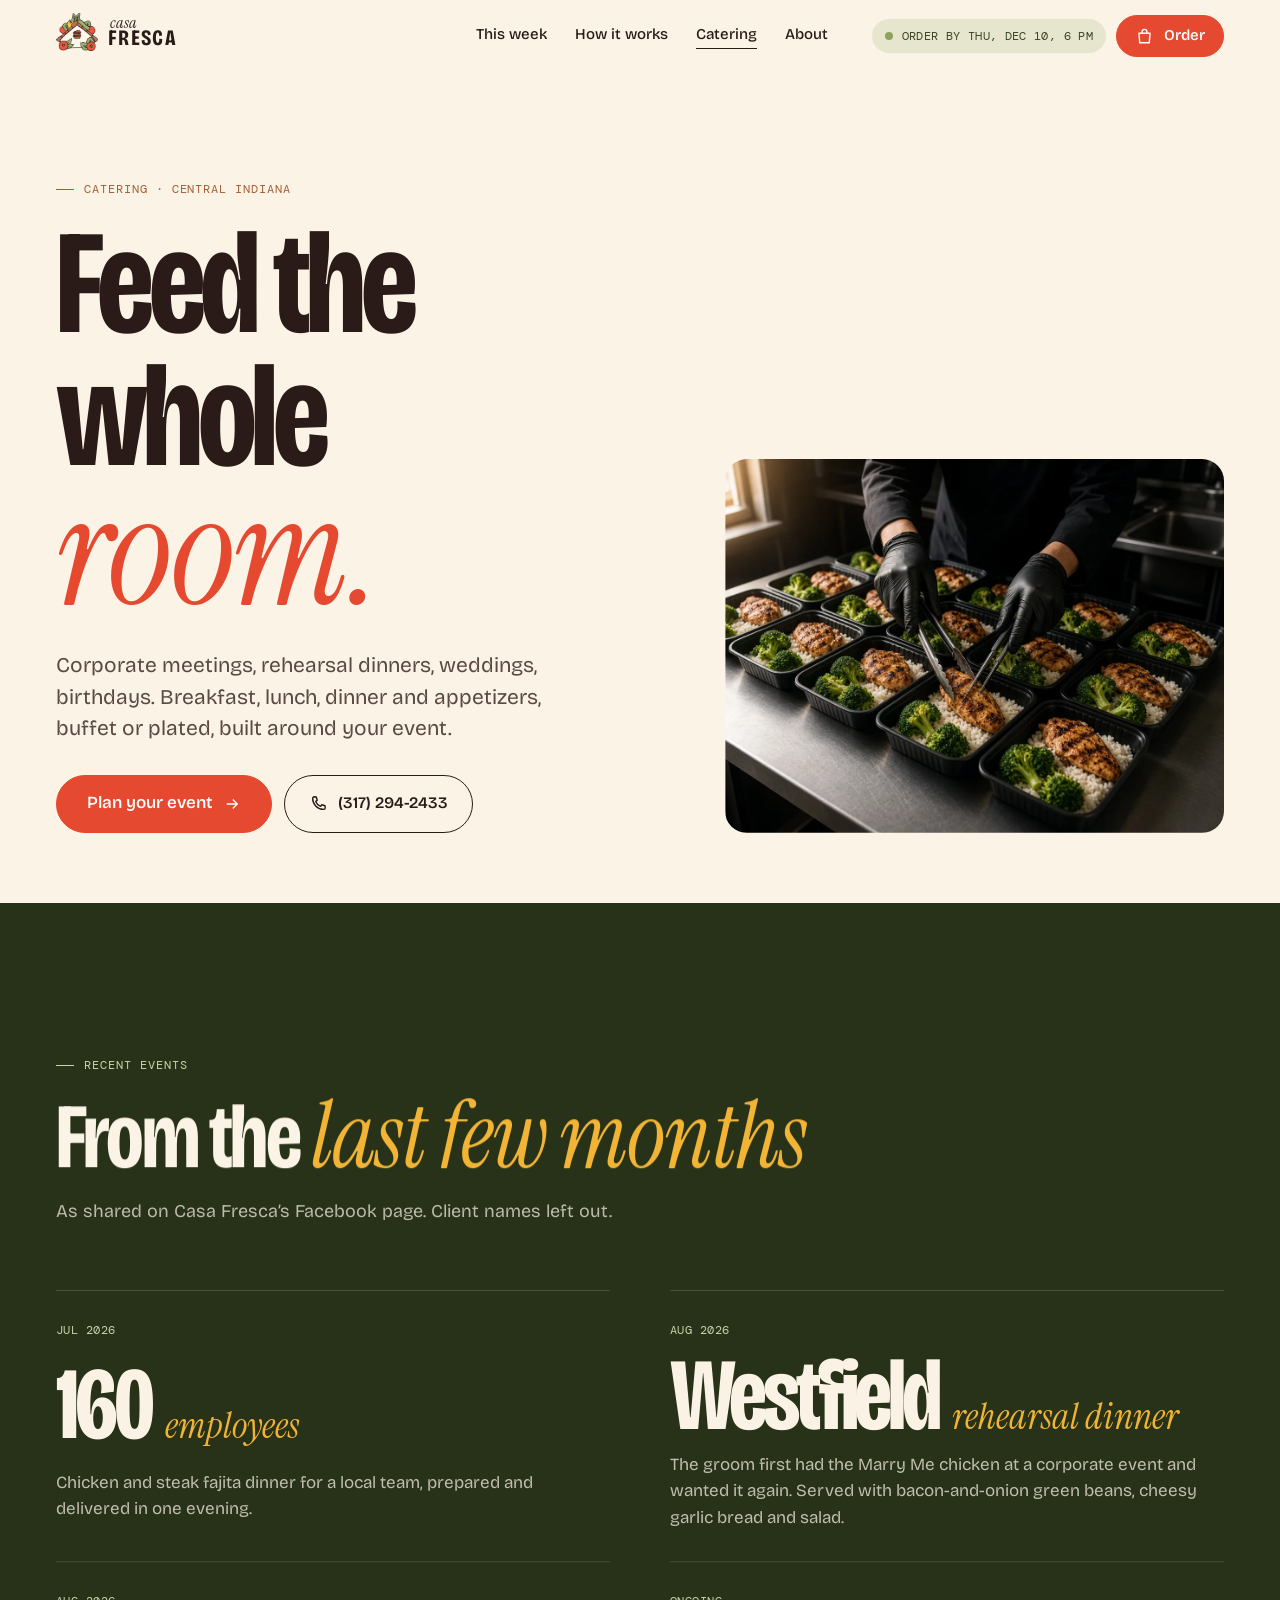
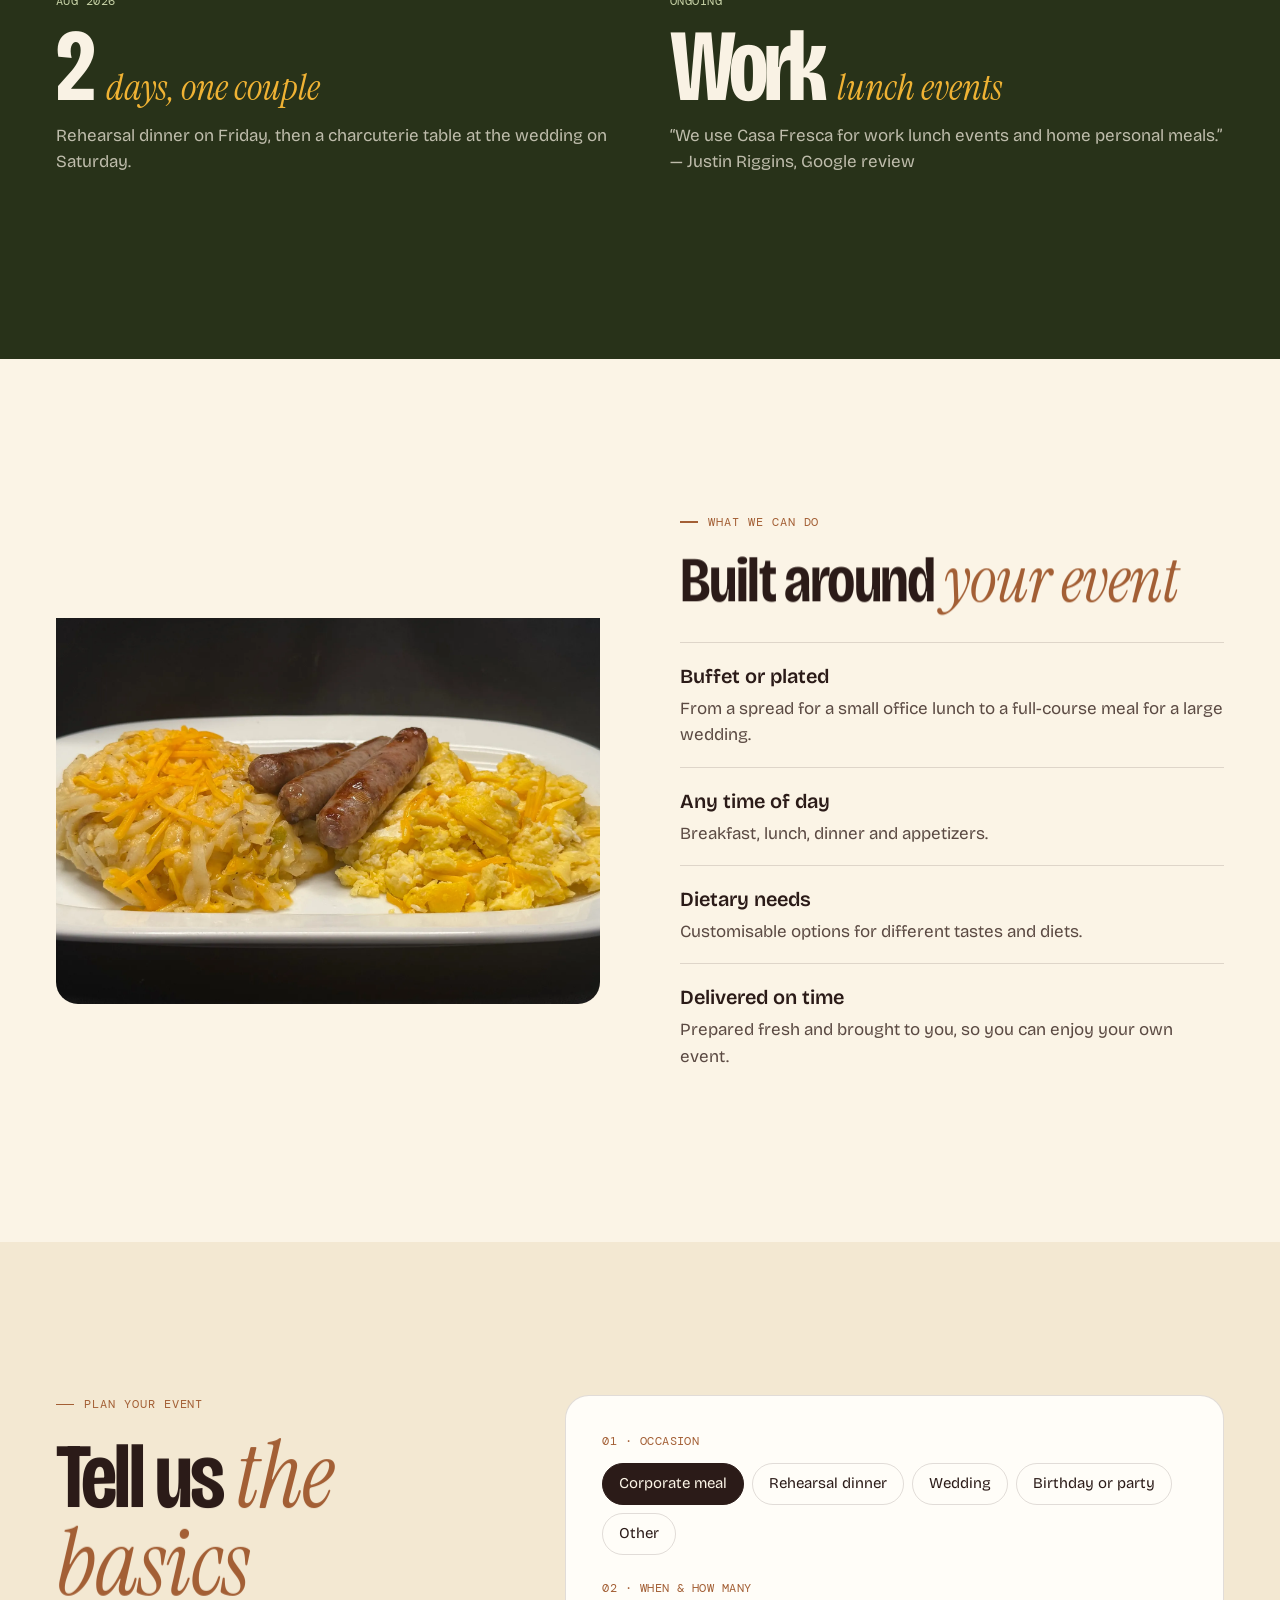
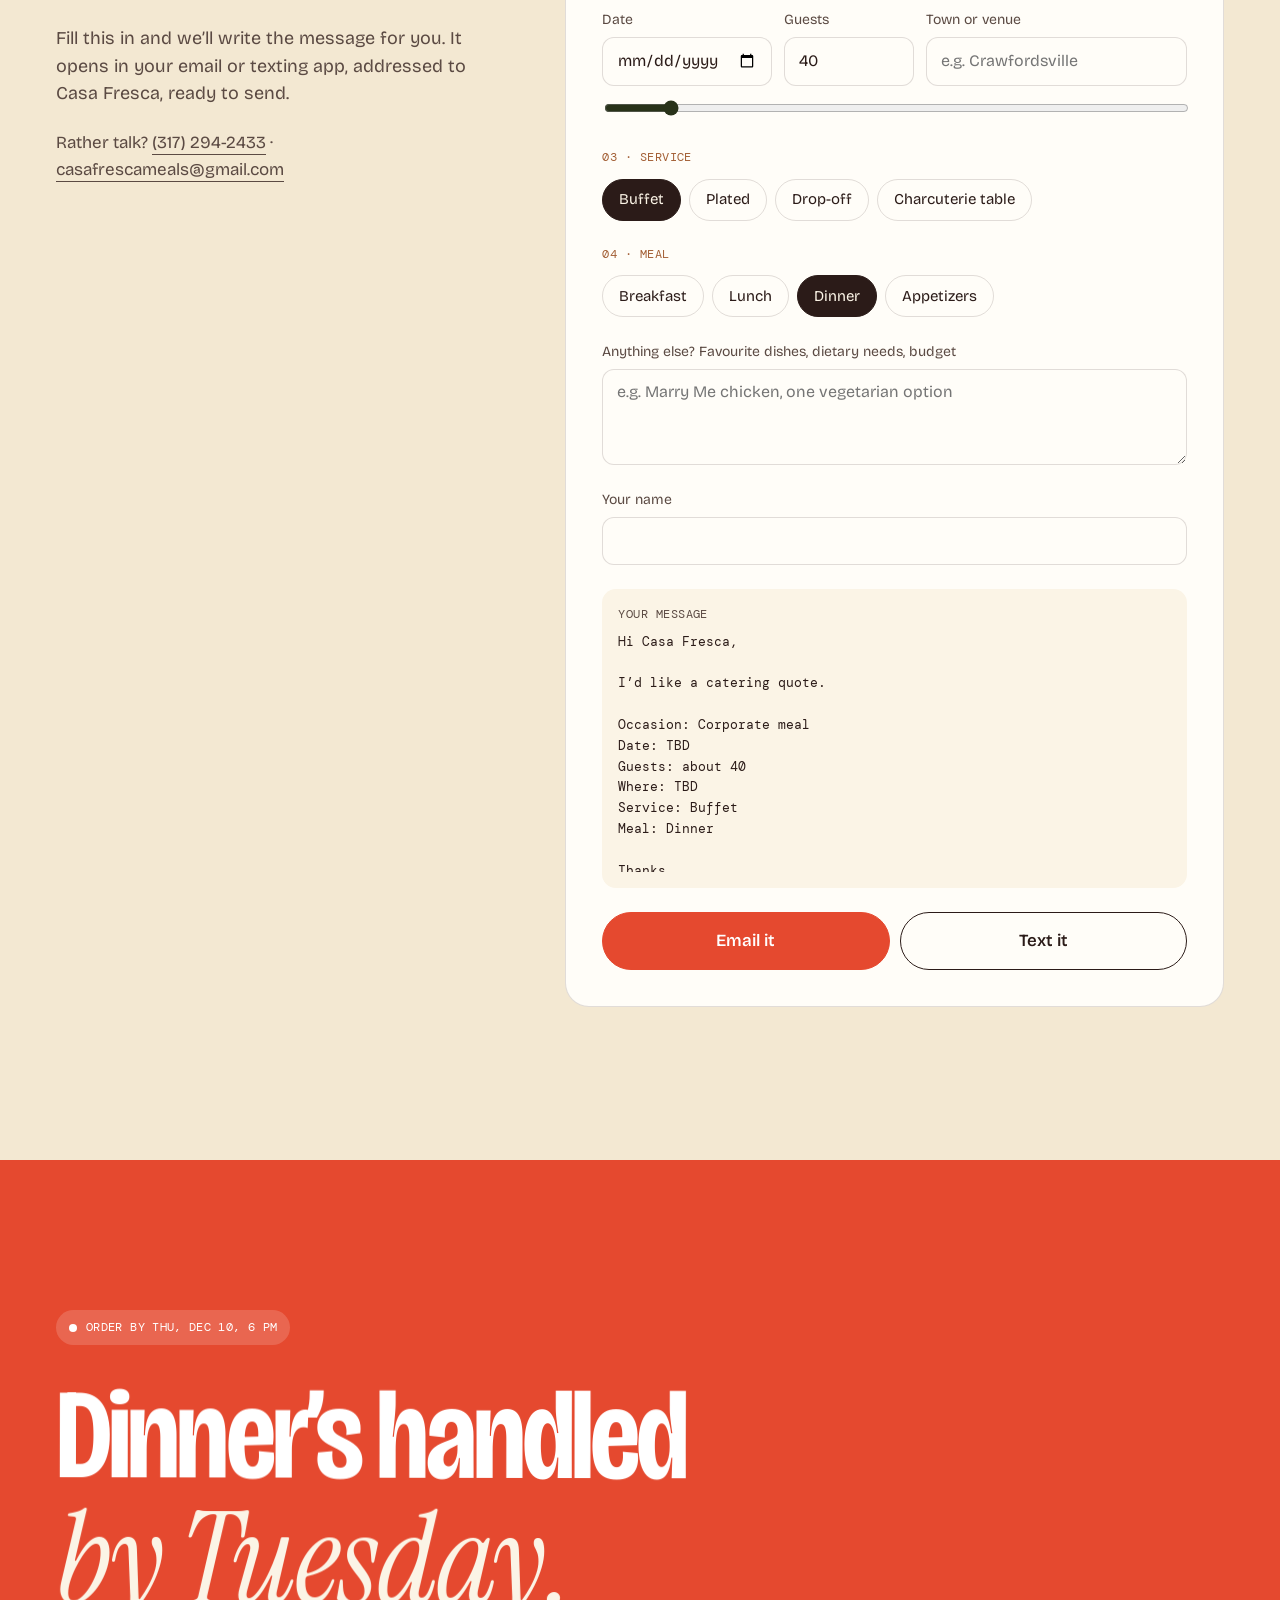
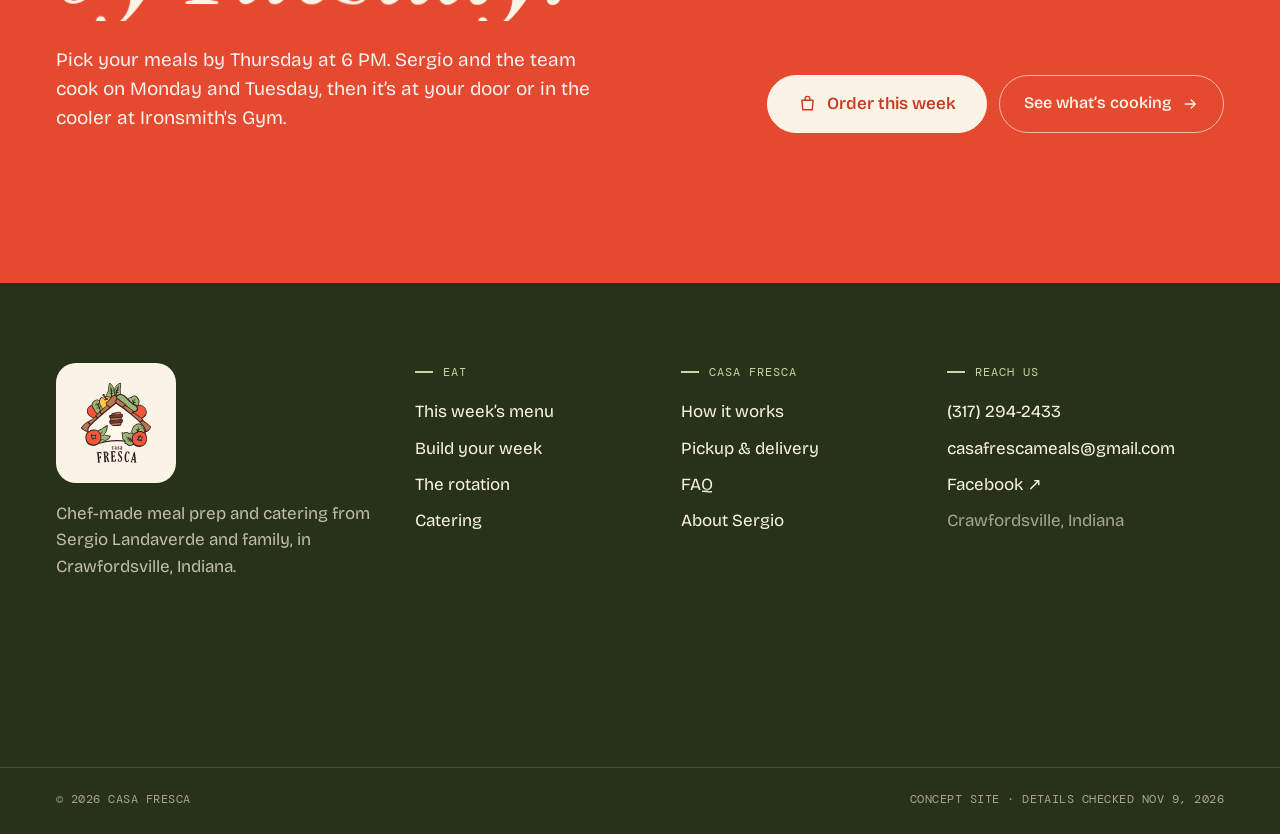
<file: catering/index.html>
<!doctype html>
<html lang="en" class="no-js">
<head>
<meta charset="utf-8">
<meta name="viewport" content="width=device-width, initial-scale=1, viewport-fit=cover">
<title>Catering · Casa Fresca</title>
<meta name="description" content="Casa Fresca catering for corporate meals, rehearsal dinners, weddings and parties in central Indiana. Buffet or plated; send your event details in a minute.">
<meta name="theme-color" content="#FBF4E6">
<meta property="og:title" content="Catering · Casa Fresca"><meta property="og:description" content="Casa Fresca catering for corporate meals, rehearsal dinners, weddings and parties in central Indiana. Buffet or plated; send your event details in a minute."><meta property="og:type" content="website"><meta property="og:url" content="https://justuseflint.github.io/casa-fresca/catering/">
<meta property="og:image" content="https://justuseflint.github.io/casa-fresca/assets/img/og.jpg">
<meta name="format-detection" content="telephone=no">
<link rel="canonical" href="https://justuseflint.github.io/casa-fresca/catering/">
<link rel="icon" href="../assets/img/favicon.png" type="image/png"><link rel="apple-touch-icon" href="../assets/img/apple-touch-icon.png">
<link rel="preconnect" href="https://fonts.googleapis.com"><link rel="preconnect" href="https://fonts.gstatic.com" crossorigin>
<link rel="stylesheet" href="https://fonts.googleapis.com/css2?family=Bricolage+Grotesque:opsz,wdth,wght@12..96,75..100,300..800&family=Instrument+Serif:ital@0;1&family=DM+Mono:wght@400;500&display=swap">
<link rel="stylesheet" href="../assets/css/site.css">
<script type="application/ld+json">{"@context":"https://schema.org","@type":"FoodEstablishment","name":"Casa Fresca","description":"Weekly chef-made meal prep and catering in Crawfordsville, Indiana.","founder":{"@type":"Person","name":"Sergio Landaverde"},"telephone":"+1-317-294-2433","email":"casafrescameals@gmail.com","areaServed":"Crawfordsville and Montgomery County, Indiana","address":{"@type":"PostalAddress","addressLocality":"Crawfordsville","addressRegion":"IN","addressCountry":"US"},"url":"https://casafrescameals.com","hasMenu":"https://casafrescameals.com/collections/weekly-meals"}</script>
<script>(function(d,w){var h=d.documentElement;h.className=h.className.replace('no-js','js');var rm=w.matchMedia&&w.matchMedia('(prefers-reduced-motion: reduce)').matches;if(!rm){h.classList.add('motion');try{if(sessionStorage.getItem('cf-pt')==='1')h.classList.add('pt-in')}catch(e){}}else{h.classList.add('no-motion')}setTimeout(function(){if(!w.__cfReady){h.classList.remove('motion','pt-in');h.classList.add('no-motion')}},4000)})(document,window)</script>
</head>
<body class="pg-cat">
<div class="pt" aria-hidden="true"><div class="pt-panel"></div><div class="pt-mark"><img src="../assets/img/mark-sm.png" alt="" width="240" height="219"></div></div>
<a class="skip" href="#main">Skip to content</a>
<header class="hdr" data-hdr>
  <div class="hdr-in">
    <a class="hdr-logo" href="../" aria-label="Casa Fresca, home"><span class="wm "><img src="../assets/img/mark-sm.png" alt="" width="240" height="219"><span class="wm-t"><i>casa</i><b>FRESCA</b></span></span></a>
    <nav class="hdr-nav" aria-label="Primary"><a href="../menu/" class="ul">This week</a><a href="../how-it-works/" class="ul">How it works</a><a href="../catering/" aria-current="page" class="ul">Catering</a><a href="../about/" class="ul">About</a></nav>
    <div class="hdr-r">
      <span class="cut hdr-cut" data-cutoff><i></i><span data-cutoff-t>Order by Thursday 6 PM for Tuesday</span></span>
      <a class="btn btn-tomato btn-sm hdr-cta" href="https://casafrescameals.com/collections/weekly-meals" data-magnetic><span><svg class="ico" viewBox="0 0 24 24" aria-hidden="true"><path d="M5 8h14l-1 12H6L5 8zM9 8V6a3 3 0 016 0v2" fill="none" stroke="currentColor" stroke-width="1.8" stroke-linejoin="round"/></svg>Order</span></a>
      <button class="menu-btn" type="button" aria-expanded="false" aria-controls="menu" data-menu-btn><span class="mb-t"><span>Menu</span><span>Close</span></span><span class="mb-i"><i></i><i></i></span></button>
    </div>
  </div>
</header>
<div class="menu" id="menu" data-menu aria-hidden="true">
  <nav class="menu-nav" aria-label="Mobile"><a href="../"><span class="mono">01</span><span class="mn-t">Home</span></a><a href="../menu/"><span class="mono">02</span><span class="mn-t">This week</span></a><a href="../how-it-works/"><span class="mono">03</span><span class="mn-t">How it works</span></a><a href="../catering/"><span class="mono">04</span><span class="mn-t">Catering</span></a><a href="../about/"><span class="mono">05</span><span class="mn-t">About</span></a></nav>
  <div class="menu-foot">
    <span class="cut " data-cutoff><i></i><span data-cutoff-t>Order by Thursday 6 PM for Tuesday</span></span>
    <a class="btn btn-tomato" href="https://casafrescameals.com/collections/weekly-meals"><span><svg class="ico" viewBox="0 0 24 24" aria-hidden="true"><path d="M5 8h14l-1 12H6L5 8zM9 8V6a3 3 0 016 0v2" fill="none" stroke="currentColor" stroke-width="1.8" stroke-linejoin="round"/></svg>Order on casafrescameals.com</span></a>
    <a class="menu-call" href="tel:+13172942433"><svg class="ico" viewBox="0 0 24 24" aria-hidden="true"><path d="M6.6 3.5l2.6.3 1.2 4-2 1.6a12 12 0 006.2 6.2l1.6-2 4 1.2.3 2.6c0 1-.9 2-2 2C10.8 19.4 4.6 13.2 4.6 5.5c0-1.1 1-2 2-2z" fill="none" stroke="currentColor" stroke-width="1.8" stroke-linejoin="round"/></svg><span><span class="eyebrow">Questions? Call or text</span>(317) 294-2433</span></a>
  </div>
</div>
<main id="main">
<section class="phero phero-cat" aria-labelledby="h1">
  <div class="wrap cat-hero">
    <div><p class="eyebrow" data-fade>Catering · Central Indiana</p>
    <h1 id="h1" class="h-hero" data-split="hero">Feed the whole <em>room.</em></h1>
    <p class="lede" data-fade>Corporate meetings, rehearsal dinners, weddings, birthdays. Breakfast, lunch, dinner and appetizers, buffet or plated, built around your event.</p>
    <div class="hero-ctas" data-fade><a class="btn btn-tomato btn-lg" href="#plan" data-magnetic><span>Plan your event <svg class="arr" viewBox="0 0 24 24" aria-hidden="true"><path d="M5 12h13M13 6l6 6-6 6" fill="none" stroke="currentColor" stroke-width="1.8"/></svg></span></a><a class="btn btn-line" href="tel:+13172942433" data-magnetic><span><svg class="ico" viewBox="0 0 24 24" aria-hidden="true"><path d="M6.6 3.5l2.6.3 1.2 4-2 1.6a12 12 0 006.2 6.2l1.6-2 4 1.2.3 2.6c0 1-.9 2-2 2C10.8 19.4 4.6 13.2 4.6 5.5c0-1.1 1-2 2-2z" fill="none" stroke="currentColor" stroke-width="1.8" stroke-linejoin="round"/></svg>(317) 294-2433</span></a></div></div>
    <figure class="cat-img" data-img-reveal><img src="../assets/img/gen-portioning.webp" alt="Gloved hands portioning grilled chicken, rice and broccoli into containers (illustrative image)" width="1152" height="864" loading="lazy" decoding="async"></figure>
  </div>
</section><section class="sec ev-sec dark" aria-labelledby="ev-h">
  <div class="wrap">
    <div class="sec-head"><p class="eyebrow">Recent events</p><h2 id="ev-h" class="h-xl" data-split>From the <em>last few months</em></h2><p class="sec-sub" data-fade>As shared on Casa Fresca&rsquo;s Facebook page. Client names left out.</p></div>
    <ol class="ev"><li class="ev-item" data-reveal><p class="mono">Jul 2026</p><p class="ev-big">160<span>employees</span></p><p>Chicken and steak fajita dinner for a local team, prepared and delivered in one evening.</p></li><li class="ev-item" data-reveal><p class="mono">Aug 2026</p><p class="ev-big">Westfield<span>rehearsal dinner</span></p><p>The groom first had the Marry Me chicken at a corporate event and wanted it again. Served with bacon-and-onion green beans, cheesy garlic bread and salad.</p></li><li class="ev-item" data-reveal><p class="mono">Aug 2026</p><p class="ev-big">2<span>days, one couple</span></p><p>Rehearsal dinner on Friday, then a charcuterie table at the wedding on Saturday.</p></li><li class="ev-item" data-reveal><p class="mono">Ongoing</p><p class="ev-big">Work<span>lunch events</span></p><p>&ldquo;We use Casa Fresca for work lunch events and home personal meals.&rdquo; &mdash; Justin Riggins, Google review</p></li></ol>
  </div>
</section><section class="sec offer-sec" aria-labelledby="of-h">
  <div class="wrap offer">
    <figure class="offer-img" data-img-reveal><img src="../assets/img/real-breakfast.webp" alt="Breakfast plate of cheesy hashbrown casserole, sausage links and scrambled eggs" width="1800" height="1350" loading="lazy" decoding="async"></figure>
    <div><p class="eyebrow">What we can do</p><h2 id="of-h" class="h-lg" data-split>Built around <em>your event</em></h2>
    <ul class="offer-list">
      <li><b>Buffet or plated</b><span>From a spread for a small office lunch to a full-course meal for a large wedding.</span></li>
      <li><b>Any time of day</b><span>Breakfast, lunch, dinner and appetizers.</span></li>
      <li><b>Dietary needs</b><span>Customisable options for different tastes and diets.</span></li>
      <li><b>Delivered on time</b><span>Prepared fresh and brought to you, so you can enjoy your own event.</span></li>
    </ul></div>
  </div>
</section><section class="sec plan-sec" id="plan" aria-labelledby="pl-h">
  <div class="wrap plan-grid">
    <div class="plan-intro"><p class="eyebrow">Plan your event</p><h2 id="pl-h" class="h-xl" data-split>Tell us <em>the basics</em></h2><p class="sec-sub">Fill this in and we&rsquo;ll write the message for you. It opens in your email or texting app, addressed to Casa Fresca, ready to send.</p>
    <p class="plan-direct">Rather talk? <a class="ul" href="tel:+13172942433">(317) 294-2433</a> · <a class="ul" href="mailto:casafrescameals@gmail.com">casafrescameals@gmail.com</a></p></div>
    <form class="plan" data-plan data-email="casafrescameals@gmail.com" data-sms="sms:+13172942433" novalidate>
      <fieldset><legend class="mono">01 · Occasion</legend><div class="pills"><label class="pill-in"><input type="radio" name="occ" value="Corporate meal" checked><span>Corporate meal</span></label><label class="pill-in"><input type="radio" name="occ" value="Rehearsal dinner"><span>Rehearsal dinner</span></label><label class="pill-in"><input type="radio" name="occ" value="Wedding"><span>Wedding</span></label><label class="pill-in"><input type="radio" name="occ" value="Birthday or party"><span>Birthday or party</span></label><label class="pill-in"><input type="radio" name="occ" value="Other"><span>Other</span></label></div></fieldset>
      <fieldset><legend class="mono">02 · When &amp; how many</legend><div class="mx-row">
        <label class="fld"><span>Date</span><input type="date" name="date"></label>
        <label class="fld"><span>Guests</span><input type="number" name="guests" min="5" max="1000" value="40" inputmode="numeric"></label>
        <label class="fld fld-w"><span>Town or venue</span><input type="text" name="where" placeholder="e.g. Crawfordsville"></label></div>
        <label class="range"><span class="sr">Guests</span><input type="range" min="10" max="300" step="5" value="40" data-guests-range></label></fieldset>
      <fieldset><legend class="mono">03 · Service</legend><div class="pills"><label class="pill-in"><input type="checkbox" name="svc" value="Buffet" checked><span>Buffet</span></label><label class="pill-in"><input type="checkbox" name="svc" value="Plated"><span>Plated</span></label><label class="pill-in"><input type="checkbox" name="svc" value="Drop-off"><span>Drop-off</span></label><label class="pill-in"><input type="checkbox" name="svc" value="Charcuterie table"><span>Charcuterie table</span></label></div></fieldset>
      <fieldset><legend class="mono">04 · Meal</legend><div class="pills"><label class="pill-in"><input type="checkbox" name="meal" value="Breakfast"><span>Breakfast</span></label><label class="pill-in"><input type="checkbox" name="meal" value="Lunch"><span>Lunch</span></label><label class="pill-in"><input type="checkbox" name="meal" value="Dinner" checked><span>Dinner</span></label><label class="pill-in"><input type="checkbox" name="meal" value="Appetizers"><span>Appetizers</span></label></div></fieldset>
      <label class="fld"><span>Anything else? Favourite dishes, dietary needs, budget</span><textarea name="notes" rows="3" placeholder="e.g. Marry Me chicken, one vegetarian option"></textarea></label>
      <label class="fld"><span>Your name</span><input type="text" name="name" autocomplete="name"></label>
      <div class="plan-prev"><p class="mono">Your message</p><pre data-plan-prev></pre></div>
      <div class="plan-go"><a class="btn btn-tomato btn-lg" href="mailto:casafrescameals@gmail.com" data-plan-mail data-magnetic><span>Email it</span></a><a class="btn btn-line btn-lg" href="sms:+13172942433" data-plan-sms data-magnetic><span>Text it</span></a></div>
    </form>
  </div>
</section>
</main>
<section class="cta-band" aria-labelledby="cta-h">
  <div class="wrap cta-in">
    <span class="cut cut-inv" data-cutoff><i></i><span data-cutoff-t>Order by Thursday 6 PM for Tuesday</span></span>
    <h2 id="cta-h" class="h-xl cta-h" data-split>Dinner&rsquo;s handled<br><em>by Tuesday.</em></h2>
    <div class="cta-row">
      <p class="cta-p">Pick your meals by Thursday at 6&nbsp;PM. Sergio and the team cook on Monday and Tuesday, then it&rsquo;s at your door or in the cooler at Ironsmith's Gym.</p>
      <div class="cta-btns"><a class="btn btn-tomato btn-lg" href="https://casafrescameals.com/collections/weekly-meals" data-magnetic data-cursor="Order"><span><svg class="ico" viewBox="0 0 24 24" aria-hidden="true"><path d="M5 8h14l-1 12H6L5 8zM9 8V6a3 3 0 016 0v2" fill="none" stroke="currentColor" stroke-width="1.8" stroke-linejoin="round"/></svg>Order this week</span></a><a class="btn btn-ghost-inv" href="../menu/"><span>See what&rsquo;s cooking <svg class="arr" viewBox="0 0 24 24" aria-hidden="true"><path d="M5 12h13M13 6l6 6-6 6" fill="none" stroke="currentColor" stroke-width="1.8"/></svg></span></a></div>
    </div>
  </div>
</section>
<footer class="ftr">
  <div class="wrap">
    <div class="ftr-grid">
      <div class="ftr-col ftr-brand">
        <img src="../assets/img/logo.svg" alt="Casa Fresca logo: a house roof framed by tomatoes, greens and an apple" width="200" height="200" loading="lazy" class="ftr-logo">
        <p class="ftr-copy">Chef-made meal prep and catering from Sergio Landaverde and family, in Crawfordsville, Indiana.</p>
      </div>
      <div class="ftr-col">
        <p class="eyebrow">Eat</p>
        <ul class="ftr-links"><li><a class="ul" href="../menu/">This week&rsquo;s menu</a></li><li><a class="ul" href="../menu/#build">Build your week</a></li><li><a class="ul" href="../menu/#rotation">The rotation</a></li><li><a class="ul" href="../catering/">Catering</a></li></ul>
      </div>
      <div class="ftr-col">
        <p class="eyebrow">Casa Fresca</p>
        <ul class="ftr-links"><li><a class="ul" href="../how-it-works/">How it works</a></li><li><a class="ul" href="../how-it-works/#pickup">Pickup &amp; delivery</a></li><li><a class="ul" href="../how-it-works/#faq">FAQ</a></li><li><a class="ul" href="../about/">About Sergio</a></li></ul>
      </div>
      <div class="ftr-col">
        <p class="eyebrow">Reach us</p>
        <ul class="ftr-links"><li><a class="ul" href="tel:+13172942433">(317) 294-2433</a></li><li><a class="ul" href="mailto:casafrescameals@gmail.com">casafrescameals@gmail.com</a></li><li><a class="ul" href="https://www.facebook.com/287589844441997" target="_blank" rel="noopener">Facebook ↗</a></li><li><span class="muted">Crawfordsville, Indiana</span></li></ul>
      </div>
    </div>
  </div>
  <div class="ftr-wm" data-wm aria-hidden="true"><span>e</span><span>a</span><span>t</span><span class="sp"> </span><span>f</span><span>r</span><span>e</span><span>s</span><span>h</span><span>,</span><span class="sp"> </span><span>t</span><span>o</span><span>g</span><span>e</span><span>t</span><span>h</span><span>e</span><span>r</span></div>
  <div class="wrap ftr-base mono"><span>© 2026 Casa Fresca</span><span>Concept site · details checked Nov 9, 2026</span></div>
</footer>
<div class="cursor" aria-hidden="true"><span class="cursor-t"></span></div>
<script src="../assets/vendor/gsap.min.js" defer></script>
<script src="../assets/vendor/ScrollTrigger.min.js" defer></script>
<script src="../assets/vendor/lenis.min.js" defer></script>
<script src="../assets/js/site.js" defer></script>
</body>
</html>
</file>
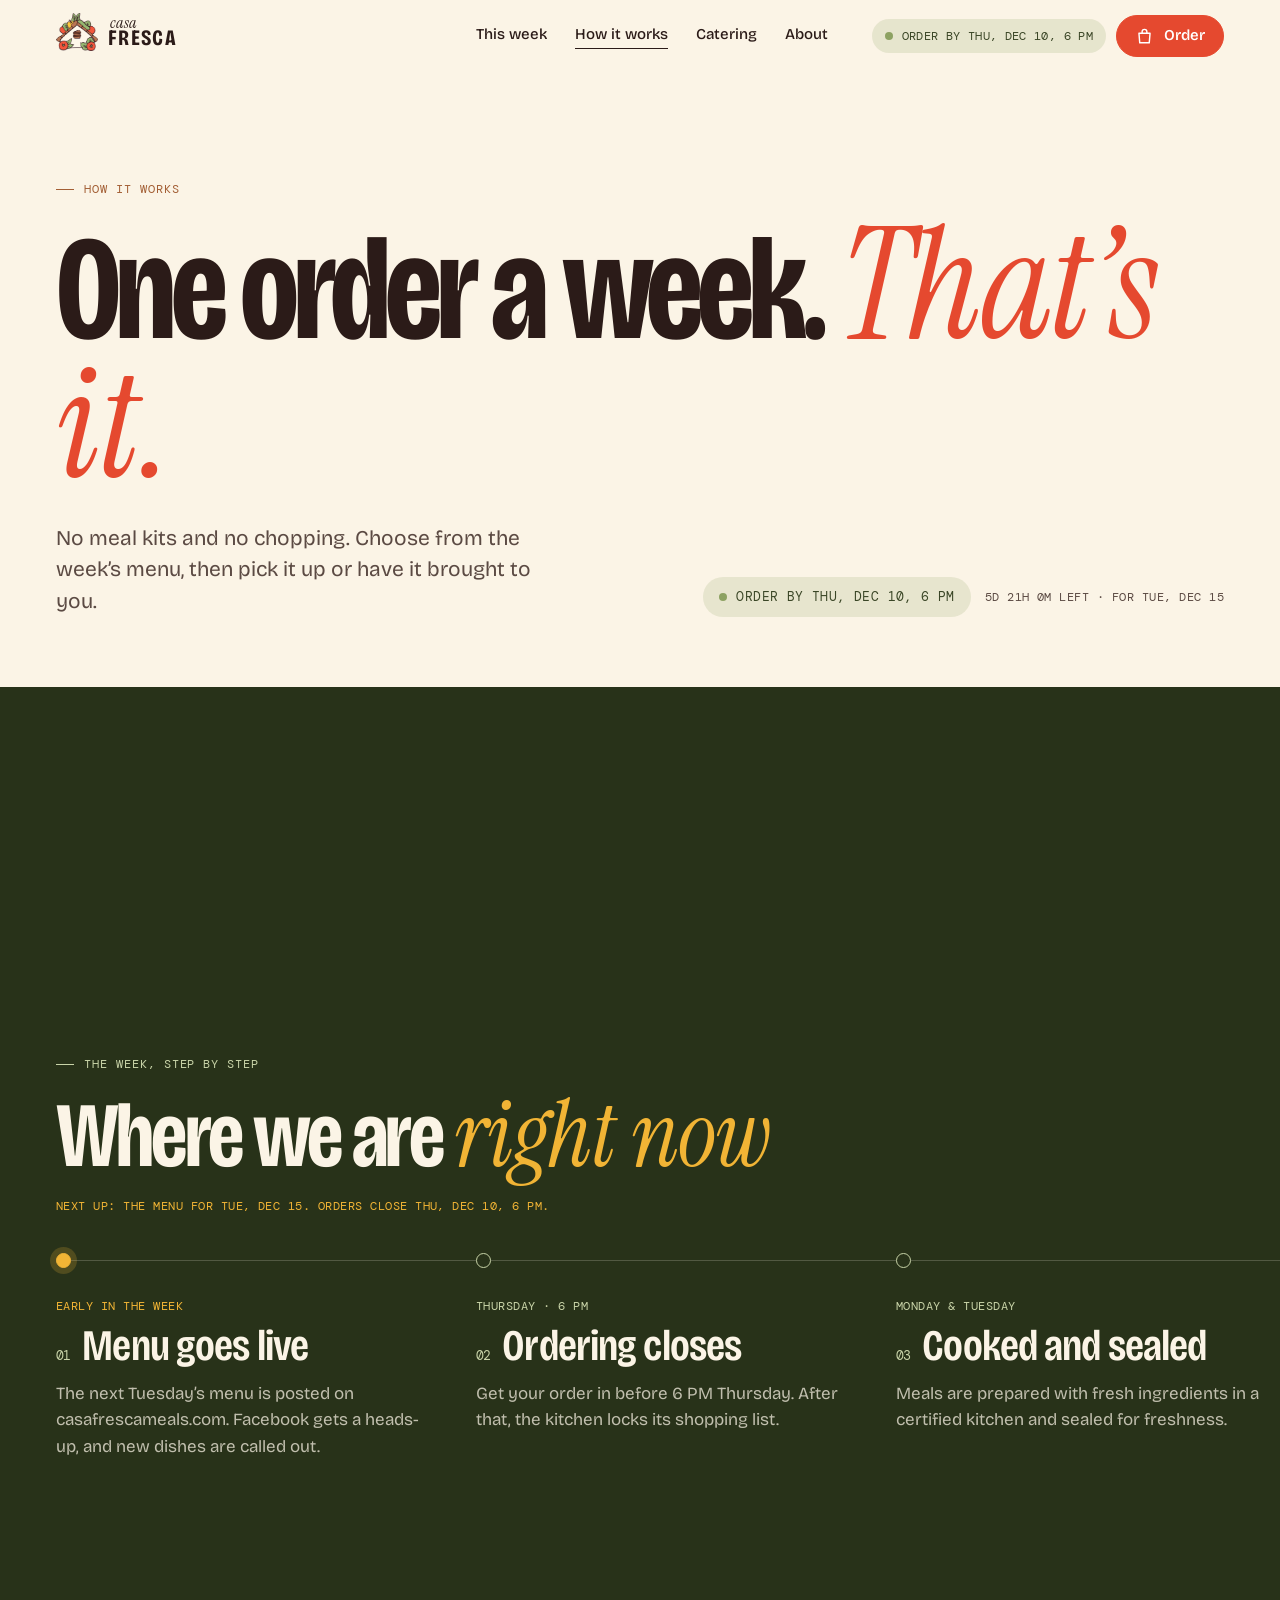
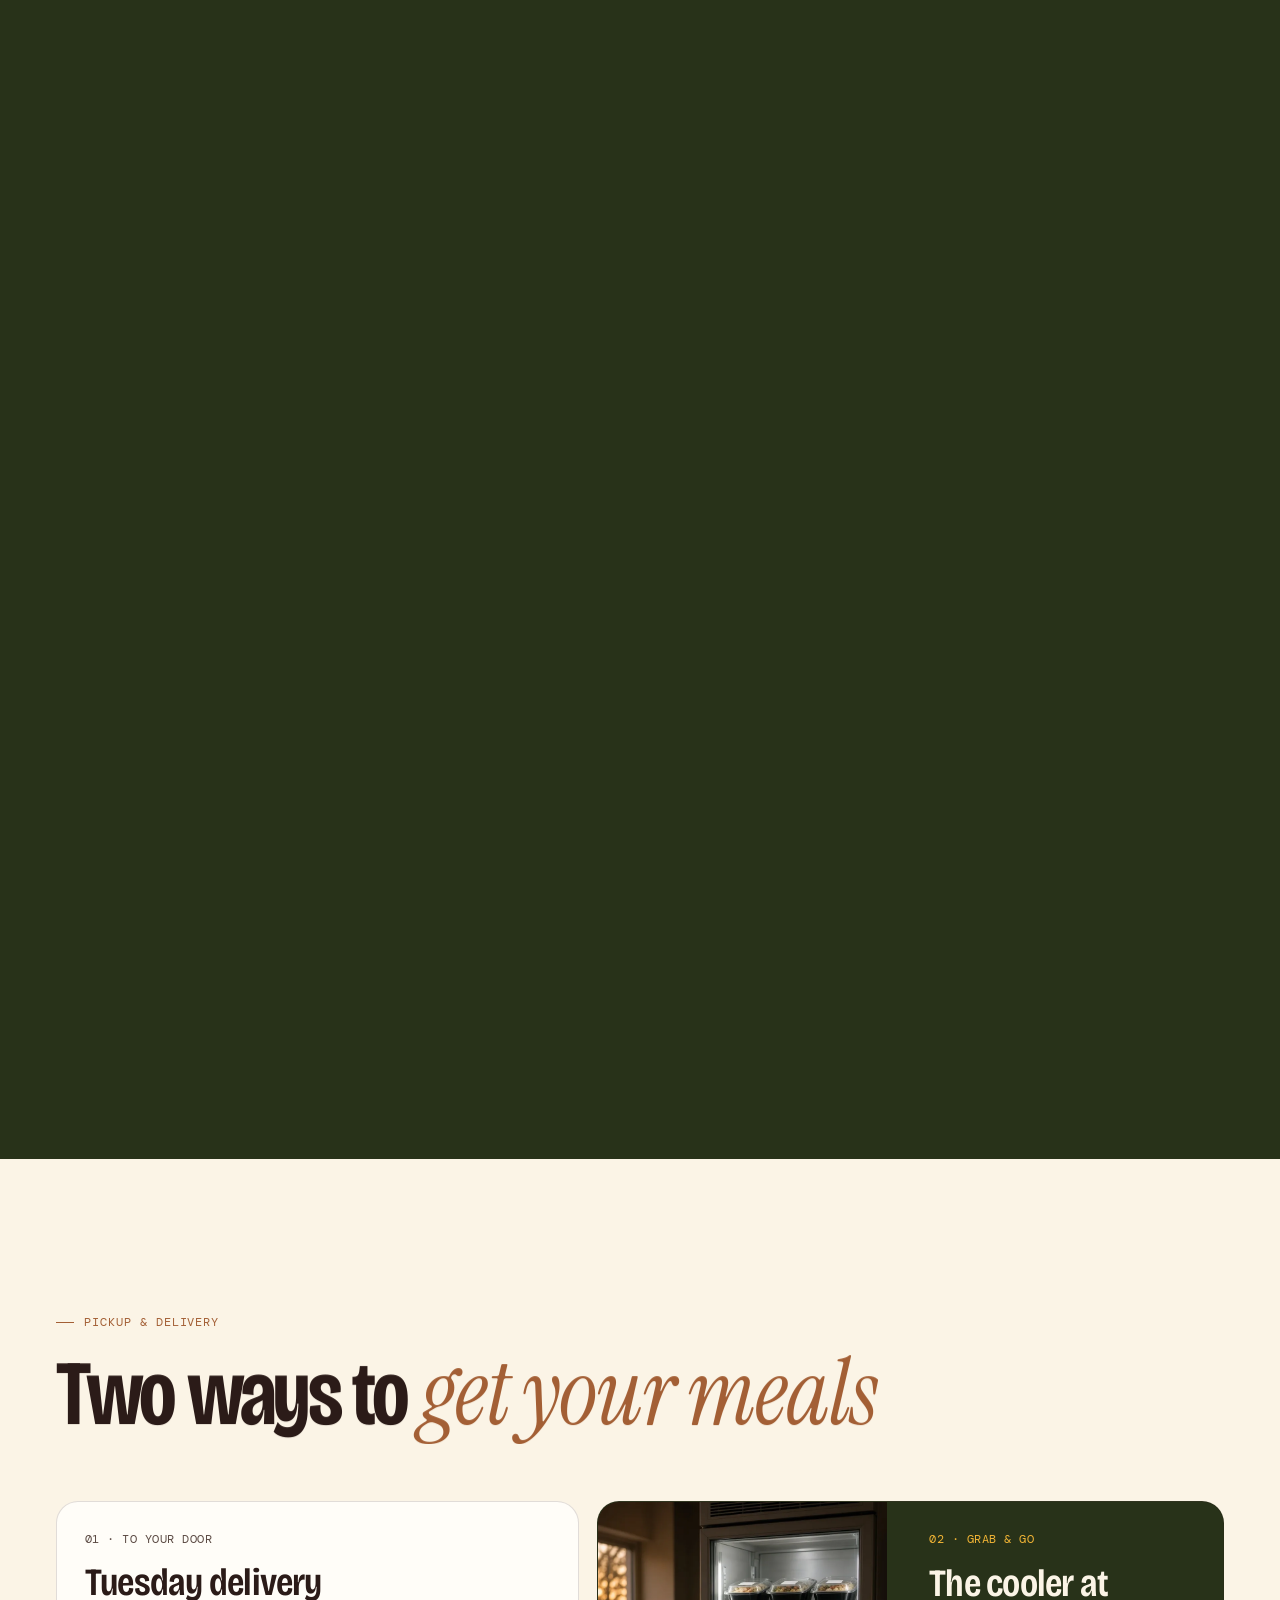
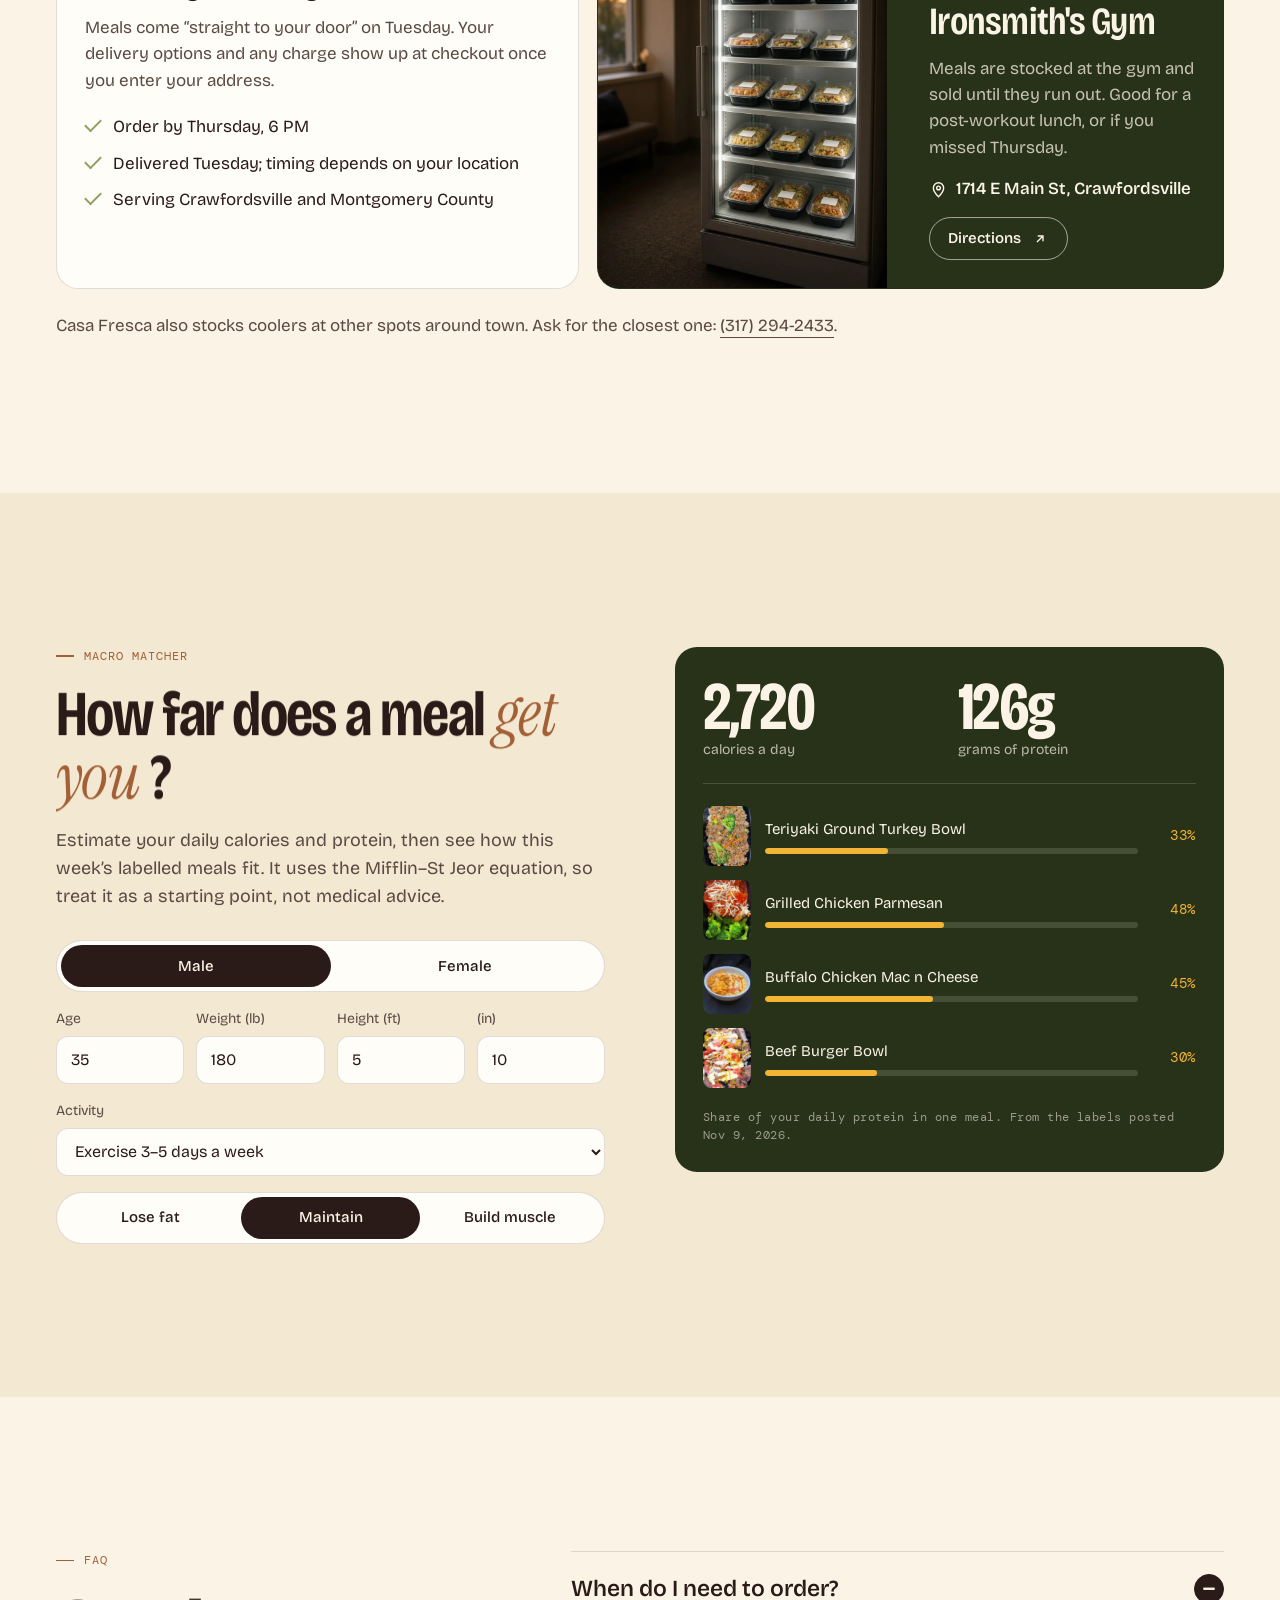
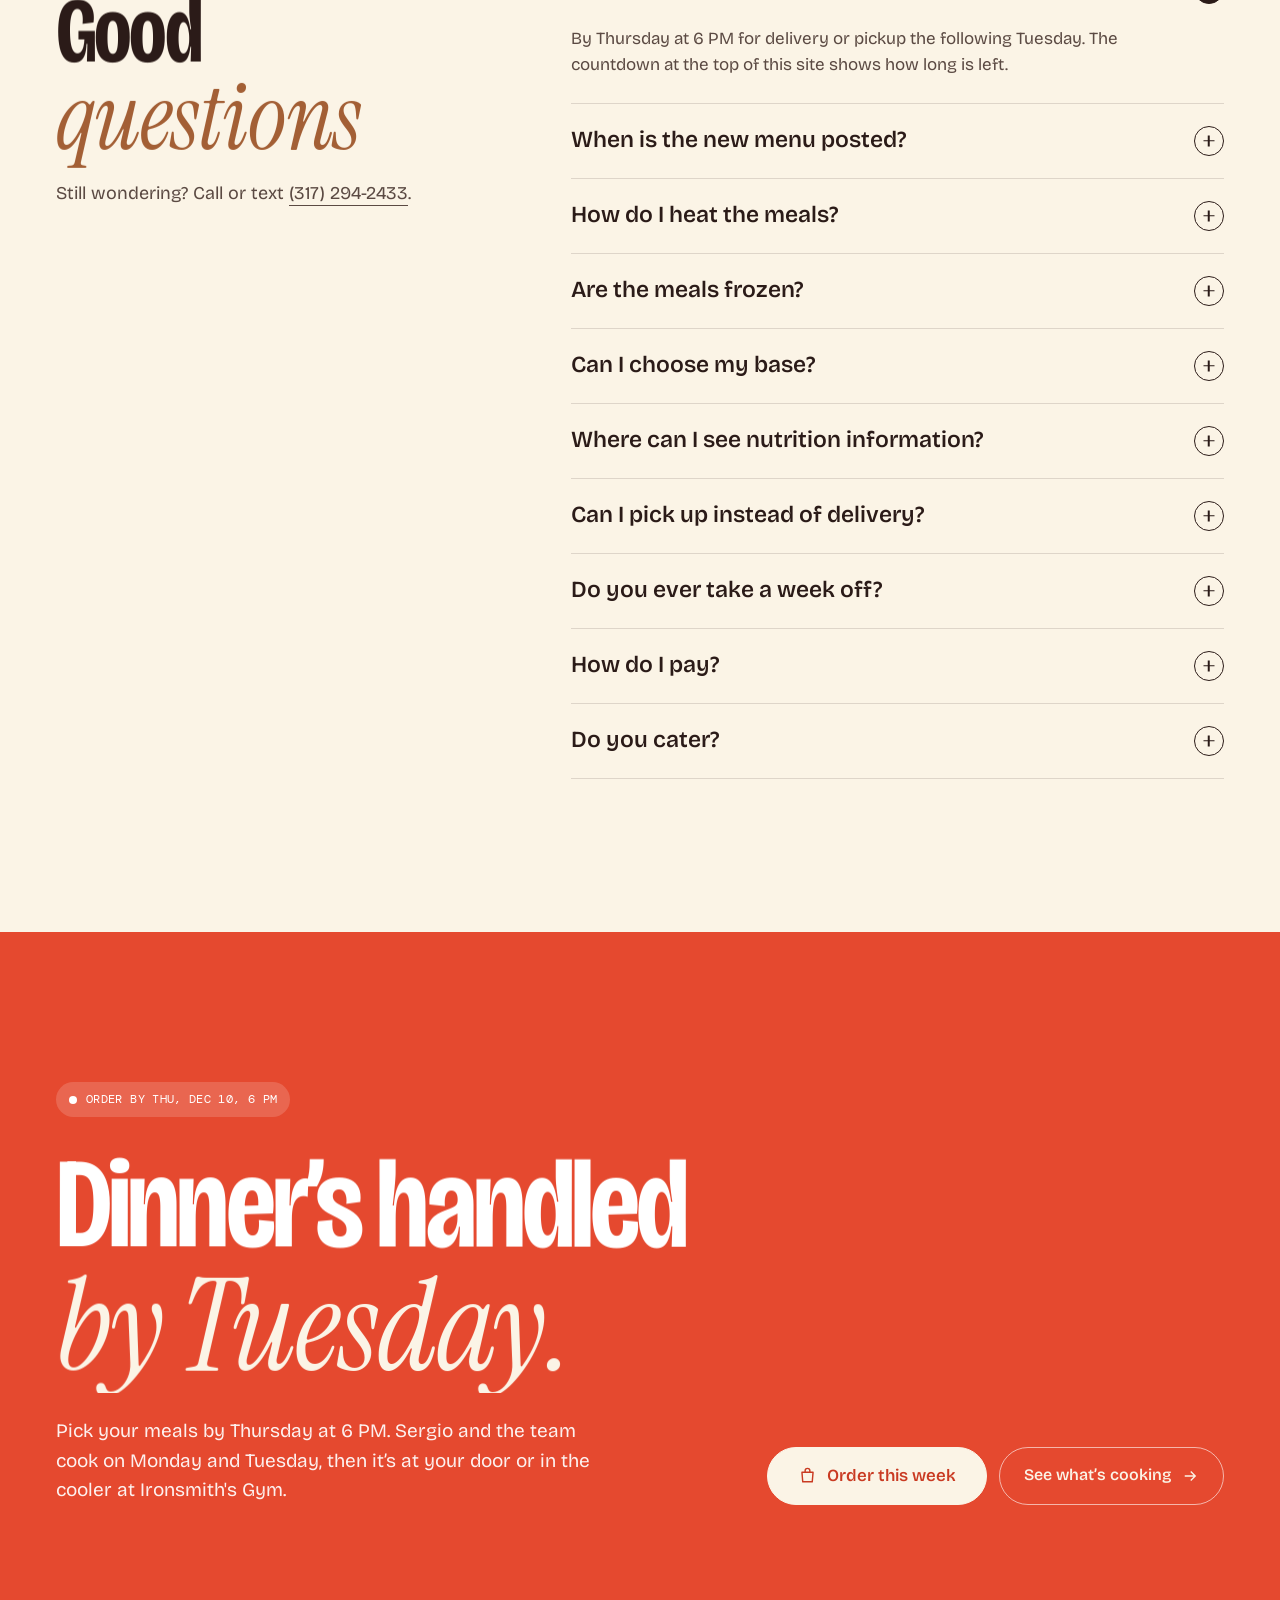
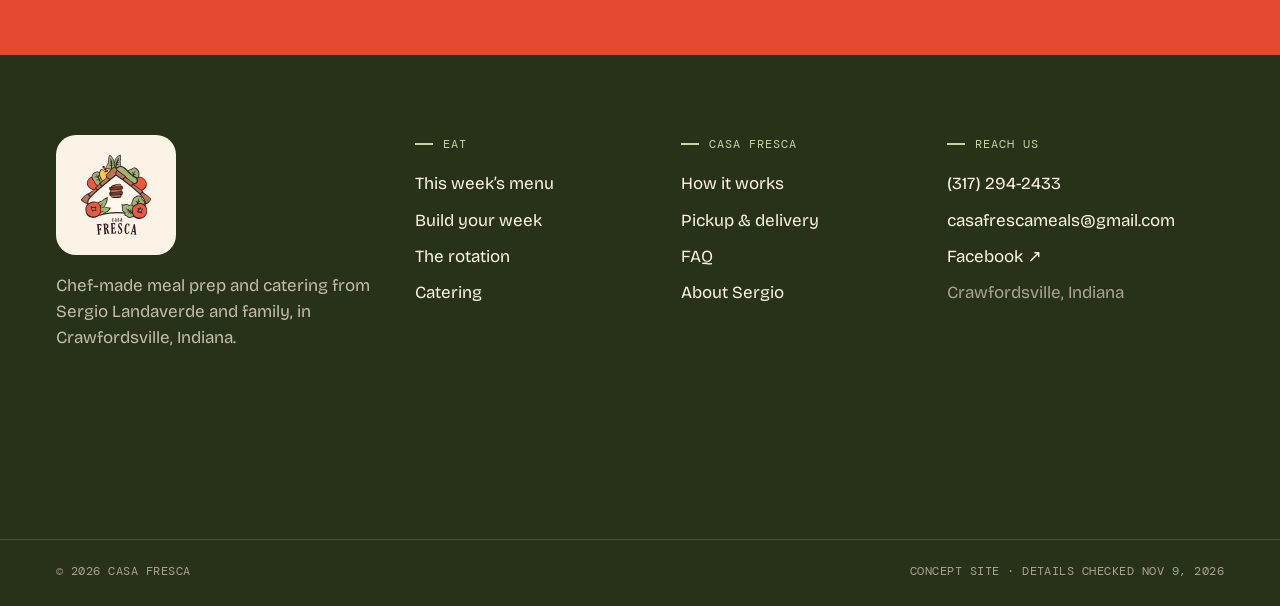
<file: how-it-works/index.html>
<!doctype html>
<html lang="en" class="no-js">
<head>
<meta charset="utf-8">
<meta name="viewport" content="width=device-width, initial-scale=1, viewport-fit=cover">
<title>How it works · Pickup, delivery &amp; FAQ · Casa Fresca</title>
<meta name="description" content="Order by Thursday 6 PM, get your meals Tuesday. Door delivery or the cooler at Ironsmith’s Gym. Macro matcher and FAQ.">
<meta name="theme-color" content="#FBF4E6">
<meta property="og:title" content="How it works · Pickup, delivery &amp; FAQ · Casa Fresca"><meta property="og:description" content="Order by Thursday 6 PM, get your meals Tuesday. Door delivery or the cooler at Ironsmith’s Gym. Macro matcher and FAQ."><meta property="og:type" content="website"><meta property="og:url" content="https://justuseflint.github.io/casa-fresca/how-it-works/">
<meta property="og:image" content="https://justuseflint.github.io/casa-fresca/assets/img/og.jpg">
<meta name="format-detection" content="telephone=no">
<link rel="canonical" href="https://justuseflint.github.io/casa-fresca/how-it-works/">
<link rel="icon" href="../assets/img/favicon.png" type="image/png"><link rel="apple-touch-icon" href="../assets/img/apple-touch-icon.png">
<link rel="preconnect" href="https://fonts.googleapis.com"><link rel="preconnect" href="https://fonts.gstatic.com" crossorigin>
<link rel="stylesheet" href="https://fonts.googleapis.com/css2?family=Bricolage+Grotesque:opsz,wdth,wght@12..96,75..100,300..800&family=Instrument+Serif:ital@0;1&family=DM+Mono:wght@400;500&display=swap">
<link rel="stylesheet" href="../assets/css/site.css">
<script type="application/ld+json">{"@context":"https://schema.org","@type":"FoodEstablishment","name":"Casa Fresca","description":"Weekly chef-made meal prep and catering in Crawfordsville, Indiana.","founder":{"@type":"Person","name":"Sergio Landaverde"},"telephone":"+1-317-294-2433","email":"casafrescameals@gmail.com","areaServed":"Crawfordsville and Montgomery County, Indiana","address":{"@type":"PostalAddress","addressLocality":"Crawfordsville","addressRegion":"IN","addressCountry":"US"},"url":"https://casafrescameals.com","hasMenu":"https://casafrescameals.com/collections/weekly-meals"}</script>
<script>(function(d,w){var h=d.documentElement;h.className=h.className.replace('no-js','js');var rm=w.matchMedia&&w.matchMedia('(prefers-reduced-motion: reduce)').matches;if(!rm){h.classList.add('motion');try{if(sessionStorage.getItem('cf-pt')==='1')h.classList.add('pt-in')}catch(e){}}else{h.classList.add('no-motion')}setTimeout(function(){if(!w.__cfReady){h.classList.remove('motion','pt-in');h.classList.add('no-motion')}},4000)})(document,window)</script>
</head>
<body class="pg-how">
<div class="pt" aria-hidden="true"><div class="pt-panel"></div><div class="pt-mark"><img src="../assets/img/mark-sm.png" alt="" width="240" height="219"></div></div>
<a class="skip" href="#main">Skip to content</a>
<header class="hdr" data-hdr>
  <div class="hdr-in">
    <a class="hdr-logo" href="../" aria-label="Casa Fresca, home"><span class="wm "><img src="../assets/img/mark-sm.png" alt="" width="240" height="219"><span class="wm-t"><i>casa</i><b>FRESCA</b></span></span></a>
    <nav class="hdr-nav" aria-label="Primary"><a href="../menu/" class="ul">This week</a><a href="../how-it-works/" aria-current="page" class="ul">How it works</a><a href="../catering/" class="ul">Catering</a><a href="../about/" class="ul">About</a></nav>
    <div class="hdr-r">
      <span class="cut hdr-cut" data-cutoff><i></i><span data-cutoff-t>Order by Thursday 6 PM for Tuesday</span></span>
      <a class="btn btn-tomato btn-sm hdr-cta" href="https://casafrescameals.com/collections/weekly-meals" data-magnetic><span><svg class="ico" viewBox="0 0 24 24" aria-hidden="true"><path d="M5 8h14l-1 12H6L5 8zM9 8V6a3 3 0 016 0v2" fill="none" stroke="currentColor" stroke-width="1.8" stroke-linejoin="round"/></svg>Order</span></a>
      <button class="menu-btn" type="button" aria-expanded="false" aria-controls="menu" data-menu-btn><span class="mb-t"><span>Menu</span><span>Close</span></span><span class="mb-i"><i></i><i></i></span></button>
    </div>
  </div>
</header>
<div class="menu" id="menu" data-menu aria-hidden="true">
  <nav class="menu-nav" aria-label="Mobile"><a href="../"><span class="mono">01</span><span class="mn-t">Home</span></a><a href="../menu/"><span class="mono">02</span><span class="mn-t">This week</span></a><a href="../how-it-works/"><span class="mono">03</span><span class="mn-t">How it works</span></a><a href="../catering/"><span class="mono">04</span><span class="mn-t">Catering</span></a><a href="../about/"><span class="mono">05</span><span class="mn-t">About</span></a></nav>
  <div class="menu-foot">
    <span class="cut " data-cutoff><i></i><span data-cutoff-t>Order by Thursday 6 PM for Tuesday</span></span>
    <a class="btn btn-tomato" href="https://casafrescameals.com/collections/weekly-meals"><span><svg class="ico" viewBox="0 0 24 24" aria-hidden="true"><path d="M5 8h14l-1 12H6L5 8zM9 8V6a3 3 0 016 0v2" fill="none" stroke="currentColor" stroke-width="1.8" stroke-linejoin="round"/></svg>Order on casafrescameals.com</span></a>
    <a class="menu-call" href="tel:+13172942433"><svg class="ico" viewBox="0 0 24 24" aria-hidden="true"><path d="M6.6 3.5l2.6.3 1.2 4-2 1.6a12 12 0 006.2 6.2l1.6-2 4 1.2.3 2.6c0 1-.9 2-2 2C10.8 19.4 4.6 13.2 4.6 5.5c0-1.1 1-2 2-2z" fill="none" stroke="currentColor" stroke-width="1.8" stroke-linejoin="round"/></svg><span><span class="eyebrow">Questions? Call or text</span>(317) 294-2433</span></a>
  </div>
</div>
<main id="main">
<section class="phero" aria-labelledby="h1">
  <div class="wrap">
    <p class="eyebrow" data-fade>How it works</p>
    <h1 id="h1" class="h-hero" data-split="hero">One order a week. <em>That&rsquo;s it.</em></h1>
    <div class="phero-row" data-fade><p class="lede">No meal kits and no chopping. Choose from the week&rsquo;s menu, then pick it up or have it brought to you.</p><div class="phero-cut"><span class="cut cut-lg" data-cutoff><i></i><span data-cutoff-t>Order by Thursday 6 PM for Tuesday</span></span><span class="mono" data-countdown></span></div></div>
  </div>
</section><section class="sec tl-sec dark" aria-labelledby="tl-h" data-hscroll>
  <div class="tl-pin">
    <div class="wrap tl-head"><p class="eyebrow">The week, step by step</p><h2 id="tl-h" class="h-xl">Where we are <em>right now</em></h2><p class="mono tl-now" data-week-now>&nbsp;</p></div>
    <ol class="tl-track" data-htrack>
      <li class="tl-step" data-step="menu"><span class="tl-dot"></span><p class="mono">Early in the week</p><h3><span class="tl-n">01</span>Menu goes live</h3><p>The next Tuesday&rsquo;s menu is posted on casafrescameals.com. Facebook gets a heads-up, and new dishes are called out.</p></li><li class="tl-step" data-step="thu"><span class="tl-dot"></span><p class="mono">Thursday · 6 PM</p><h3><span class="tl-n">02</span>Ordering closes</h3><p>Get your order in before 6 PM Thursday. After that, the kitchen locks its shopping list.</p></li><li class="tl-step" data-step="cook"><span class="tl-dot"></span><p class="mono">Monday &amp; Tuesday</p><h3><span class="tl-n">03</span>Cooked and sealed</h3><p>Meals are prepared with fresh ingredients in a certified kitchen and sealed for freshness.</p></li><li class="tl-step" data-step="tue"><span class="tl-dot"></span><p class="mono">Tuesday</p><h3><span class="tl-n">04</span>Delivered or stocked</h3><p>Door delivery for home orders, and the cooler at Ironsmith&rsquo;s Gym is restocked.</p></li><li class="tl-step" data-step="eat"><span class="tl-dot"></span><p class="mono">Any night</p><h3><span class="tl-n">05</span>Heat and eat</h3><p>Two to three minutes in the microwave. A large, high-protein portion, no prep.</p></li>
    </ol>
  </div>
</section><section class="sec pk-sec" id="pickup" aria-labelledby="pk-h">
  <div class="wrap">
    <div class="sec-head"><p class="eyebrow">Pickup &amp; delivery</p><h2 id="pk-h" class="h-xl" data-split>Two ways to <em>get your meals</em></h2></div>
    <div class="pk">
      <article class="pk-card" data-reveal>
        <p class="mono pk-k">01 · To your door</p>
        <h3>Tuesday delivery</h3>
        <p>Meals come &ldquo;straight to your door&rdquo; on Tuesday. Your delivery options and any charge show up at checkout once you enter your address.</p>
        <ul class="ticks"><li>Order by Thursday, 6 PM</li><li>Delivered Tuesday; timing depends on your location</li><li>Serving Crawfordsville and Montgomery County</li></ul>
      </article>
      <article class="pk-card pk-gym" data-reveal>
        <figure><img src="../assets/img/gen-cooler.webp" alt="A glass-door cooler stocked with meal-prep containers (illustrative image)" width="864" height="1152" loading="lazy" decoding="async"></figure>
        <div><p class="mono pk-k">02 · Grab &amp; go</p>
        <h3>The cooler at Ironsmith's Gym</h3>
        <p>Meals are stocked at the gym and sold until they run out. Good for a post-workout lunch, or if you missed Thursday.</p>
        <p class="pk-addr"><svg class="ico" viewBox="0 0 24 24" aria-hidden="true"><path d="M12 21s-6.5-6.1-6.5-11a6.5 6.5 0 0113 0c0 4.9-6.5 11-6.5 11z" fill="none" stroke="currentColor" stroke-width="1.8"/><circle cx="12" cy="10" r="2.3" fill="none" stroke="currentColor" stroke-width="1.8"/></svg><span>1714 E Main St, Crawfordsville</span></p>
        <a class="btn btn-line btn-sm" href="https://www.google.com/maps/search/?api=1&query=Ironsmith%27s+Gym+1714+E+Main+St+Crawfordsville+IN" target="_blank" rel="noopener" data-magnetic><span>Directions <svg class="arr" viewBox="0 0 24 24" aria-hidden="true"><path d="M8 16L16 8M9 8h7v7" fill="none" stroke="currentColor" stroke-width="1.8"/></svg></span></a></div>
      </article>
    </div>
    <p class="pk-note">Casa Fresca also stocks coolers at other spots around town. Ask for the closest one: <a class="ul" href="tel:+13172942433">(317) 294-2433</a>.</p>
  </div>
</section><section class="sec mx-sec" id="macros" aria-labelledby="mx-h">
  <div class="wrap mx-grid">
    <div>
      <p class="eyebrow">Macro matcher</p>
      <h2 id="mx-h" class="h-lg" data-split>How far does a meal <em>get you</em>?</h2>
      <p class="sec-sub">Estimate your daily calories and protein, then see how this week&rsquo;s labelled meals fit. It uses the Mifflin–St Jeor equation, so treat it as a starting point, not medical advice.</p>
      <form class="mx-form" data-macro novalidate>
        <fieldset class="seg"><legend class="sr">Sex</legend><label><input type="radio" name="sex" value="m" checked><span>Male</span></label><label><input type="radio" name="sex" value="f"><span>Female</span></label></fieldset>
        <div class="mx-row">
          <label class="fld"><span>Age</span><input type="number" name="age" value="35" min="16" max="90" inputmode="numeric"></label>
          <label class="fld"><span>Weight (lb)</span><input type="number" name="lb" value="180" min="80" max="450" inputmode="numeric"></label>
          <label class="fld"><span>Height (ft)</span><input type="number" name="ft" value="5" min="4" max="7" inputmode="numeric"></label>
          <label class="fld"><span>(in)</span><input type="number" name="in" value="10" min="0" max="11" inputmode="numeric"></label>
        </div>
        <label class="fld"><span>Activity</span><select name="act"><option value="1.2">Mostly sitting</option><option value="1.375">Exercise 1–3 days a week</option><option value="1.55" selected>Exercise 3–5 days a week</option><option value="1.725">Exercise 6–7 days a week</option><option value="1.9">Hard training every day</option></select></label>
        <fieldset class="seg"><legend class="sr">Goal</legend><label><input type="radio" name="goal" value="cut"><span>Lose fat</span></label><label><input type="radio" name="goal" value="keep" checked><span>Maintain</span></label><label><input type="radio" name="goal" value="gain"><span>Build muscle</span></label></fieldset>
      </form>
    </div>
    <div class="mx-out" aria-live="polite">
      <div class="mx-tot"><div><b data-mx-cal>—</b><span>calories a day</span></div><div><b data-mx-pro>—</b><span>grams of protein</span></div></div>
      <ul class="mx-list"><li data-mx-meal data-p="42" data-cal="520"><img src="../assets/img/wk-teriyaki-turkey.webp" alt="" width="64" height="80" loading="lazy"><div><p>Teriyaki Ground Turkey Bowl</p><div class="bar"><i data-bar></i></div></div><span class="mono" data-pct>—</span></li><li data-mx-meal data-p="61" data-cal="580"><img src="../assets/img/wk-chicken-parm.webp" alt="" width="64" height="80" loading="lazy"><div><p>Grilled Chicken Parmesan</p><div class="bar"><i data-bar></i></div></div><span class="mono" data-pct>—</span></li><li data-mx-meal data-p="57" data-cal="530"><img src="../assets/img/wk-buffalo-mac.webp" alt="" width="64" height="80" loading="lazy"><div><p>Buffalo Chicken Mac n Cheese</p><div class="bar"><i data-bar></i></div></div><span class="mono" data-pct>—</span></li><li data-mx-meal data-p="38" data-cal="680"><img src="../assets/img/wk-burger-bowl.webp" alt="" width="64" height="80" loading="lazy"><div><p>Beef Burger Bowl</p><div class="bar"><i data-bar></i></div></div><span class="mono" data-pct>—</span></li></ul>
      <p class="mono mx-fine">Share of your daily protein in one meal. From the labels posted Nov 9, 2026.</p>
    </div>
  </div>
</section><section class="sec faq-sec" id="faq" aria-labelledby="faq-h">
  <div class="wrap faq-grid">
    <div><p class="eyebrow">FAQ</p><h2 id="faq-h" class="h-xl" data-split>Good <em>questions</em></h2><p class="sec-sub">Still wondering? Call or text <a class="ul" href="tel:+13172942433">(317) 294-2433</a>.</p></div>
    <div class="faq"><details open><summary><span>When do I need to order?</span><i aria-hidden="true"></i></summary><div class="faq-a"><p>By Thursday at 6 PM for delivery or pickup the following Tuesday. The countdown at the top of this site shows how long is left.</p></div></details><details><summary><span>When is the new menu posted?</span><i aria-hidden="true"></i></summary><div class="faq-a"><p>Early in the week before. Casa Fresca also posts on Facebook when the menu is live and when new dishes are added.</p></div></details><details><summary><span>How do I heat the meals?</span><i aria-hidden="true"></i></summary><div class="faq-a"><p>Two to three minutes in the microwave.</p></div></details><details><summary><span>Are the meals frozen?</span><i aria-hidden="true"></i></summary><div class="faq-a"><p>No. Meals are made with fresh, never-frozen ingredients and sealed for freshness.</p></div></details><details><summary><span>Can I choose my base?</span><i aria-hidden="true"></i></summary><div class="faq-a"><p>On many bowls, yes: white rice, brown rice (about 50¢ more) or quinoa (about $1 more). Pasta dishes can sometimes swap to quinoa.</p></div></details><details><summary><span>Where can I see nutrition information?</span><i aria-hidden="true"></i></summary><div class="faq-a"><p>Many meals have a printed nutrition label. It&rsquo;s on each meal here on the menu page and in the product photos on casafrescameals.com.</p></div></details><details><summary><span>Can I pick up instead of delivery?</span><i aria-hidden="true"></i></summary><div class="faq-a"><p>Yes. Meals are stocked in the cooler at Ironsmith's Gym, 1714 E Main St, Crawfordsville, until they sell out.</p></div></details><details><summary><span>Do you ever take a week off?</span><i aria-hidden="true"></i></summary><div class="faq-a"><p>Occasionally, for family time. Weeks off are announced on Facebook, and the gym cooler is usually still stocked.</p></div></details><details><summary><span>How do I pay?</span><i aria-hidden="true"></i></summary><div class="faq-a"><p>Online at checkout on casafrescameals.com. Major cards and Shop Pay are accepted.</p></div></details><details><summary><span>Do you cater?</span><i aria-hidden="true"></i></summary><div class="faq-a"><p>Yes: corporate meals, rehearsal dinners, weddings and parties. See the catering page to send the details of your event.</p></div></details></div>
  </div>
</section>
</main>
<section class="cta-band" aria-labelledby="cta-h">
  <div class="wrap cta-in">
    <span class="cut cut-inv" data-cutoff><i></i><span data-cutoff-t>Order by Thursday 6 PM for Tuesday</span></span>
    <h2 id="cta-h" class="h-xl cta-h" data-split>Dinner&rsquo;s handled<br><em>by Tuesday.</em></h2>
    <div class="cta-row">
      <p class="cta-p">Pick your meals by Thursday at 6&nbsp;PM. Sergio and the team cook on Monday and Tuesday, then it&rsquo;s at your door or in the cooler at Ironsmith's Gym.</p>
      <div class="cta-btns"><a class="btn btn-tomato btn-lg" href="https://casafrescameals.com/collections/weekly-meals" data-magnetic data-cursor="Order"><span><svg class="ico" viewBox="0 0 24 24" aria-hidden="true"><path d="M5 8h14l-1 12H6L5 8zM9 8V6a3 3 0 016 0v2" fill="none" stroke="currentColor" stroke-width="1.8" stroke-linejoin="round"/></svg>Order this week</span></a><a class="btn btn-ghost-inv" href="../menu/"><span>See what&rsquo;s cooking <svg class="arr" viewBox="0 0 24 24" aria-hidden="true"><path d="M5 12h13M13 6l6 6-6 6" fill="none" stroke="currentColor" stroke-width="1.8"/></svg></span></a></div>
    </div>
  </div>
</section>
<footer class="ftr">
  <div class="wrap">
    <div class="ftr-grid">
      <div class="ftr-col ftr-brand">
        <img src="../assets/img/logo.svg" alt="Casa Fresca logo: a house roof framed by tomatoes, greens and an apple" width="200" height="200" loading="lazy" class="ftr-logo">
        <p class="ftr-copy">Chef-made meal prep and catering from Sergio Landaverde and family, in Crawfordsville, Indiana.</p>
      </div>
      <div class="ftr-col">
        <p class="eyebrow">Eat</p>
        <ul class="ftr-links"><li><a class="ul" href="../menu/">This week&rsquo;s menu</a></li><li><a class="ul" href="../menu/#build">Build your week</a></li><li><a class="ul" href="../menu/#rotation">The rotation</a></li><li><a class="ul" href="../catering/">Catering</a></li></ul>
      </div>
      <div class="ftr-col">
        <p class="eyebrow">Casa Fresca</p>
        <ul class="ftr-links"><li><a class="ul" href="../how-it-works/">How it works</a></li><li><a class="ul" href="../how-it-works/#pickup">Pickup &amp; delivery</a></li><li><a class="ul" href="../how-it-works/#faq">FAQ</a></li><li><a class="ul" href="../about/">About Sergio</a></li></ul>
      </div>
      <div class="ftr-col">
        <p class="eyebrow">Reach us</p>
        <ul class="ftr-links"><li><a class="ul" href="tel:+13172942433">(317) 294-2433</a></li><li><a class="ul" href="mailto:casafrescameals@gmail.com">casafrescameals@gmail.com</a></li><li><a class="ul" href="https://www.facebook.com/287589844441997" target="_blank" rel="noopener">Facebook ↗</a></li><li><span class="muted">Crawfordsville, Indiana</span></li></ul>
      </div>
    </div>
  </div>
  <div class="ftr-wm" data-wm aria-hidden="true"><span>e</span><span>a</span><span>t</span><span class="sp"> </span><span>f</span><span>r</span><span>e</span><span>s</span><span>h</span><span>,</span><span class="sp"> </span><span>t</span><span>o</span><span>g</span><span>e</span><span>t</span><span>h</span><span>e</span><span>r</span></div>
  <div class="wrap ftr-base mono"><span>© 2026 Casa Fresca</span><span>Concept site · details checked Nov 9, 2026</span></div>
</footer>
<div class="cursor" aria-hidden="true"><span class="cursor-t"></span></div>
<script src="../assets/vendor/gsap.min.js" defer></script>
<script src="../assets/vendor/ScrollTrigger.min.js" defer></script>
<script src="../assets/vendor/lenis.min.js" defer></script>
<script src="../assets/js/site.js" defer></script>
</body>
</html>
</file>
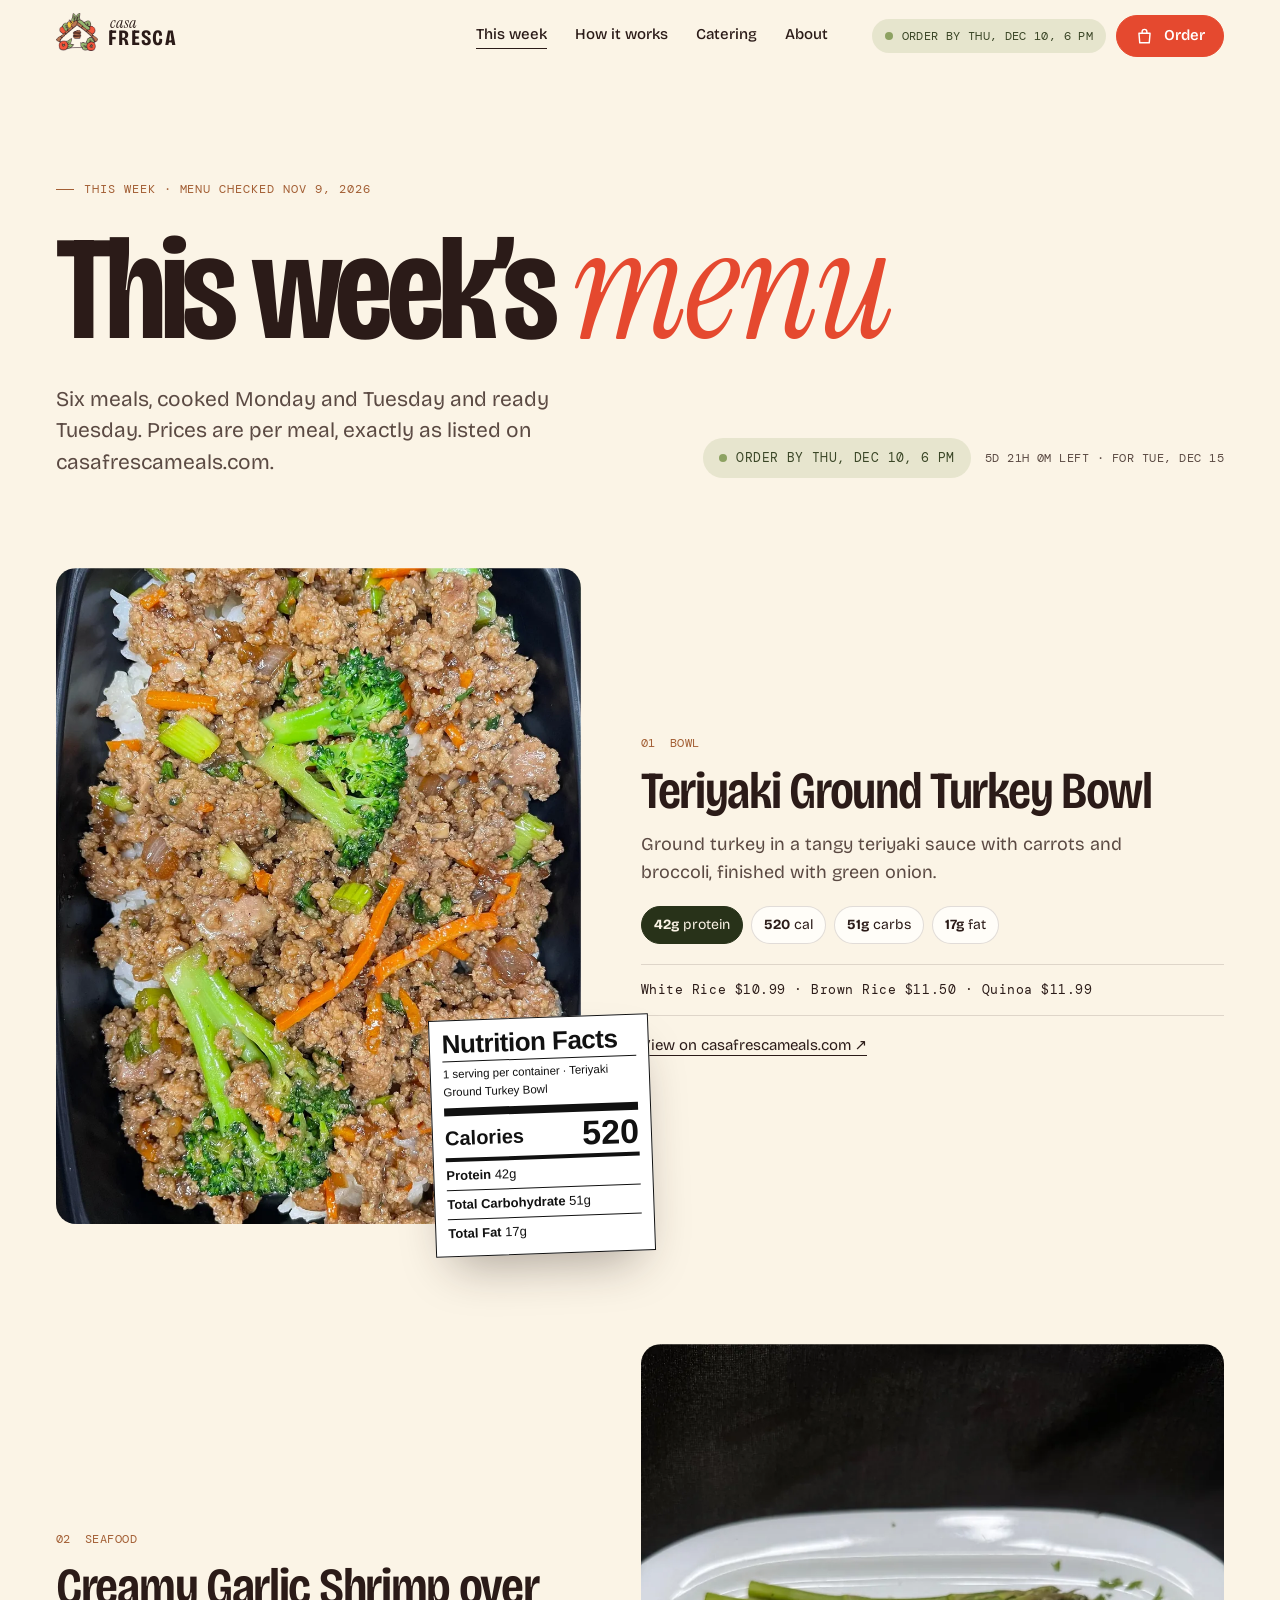
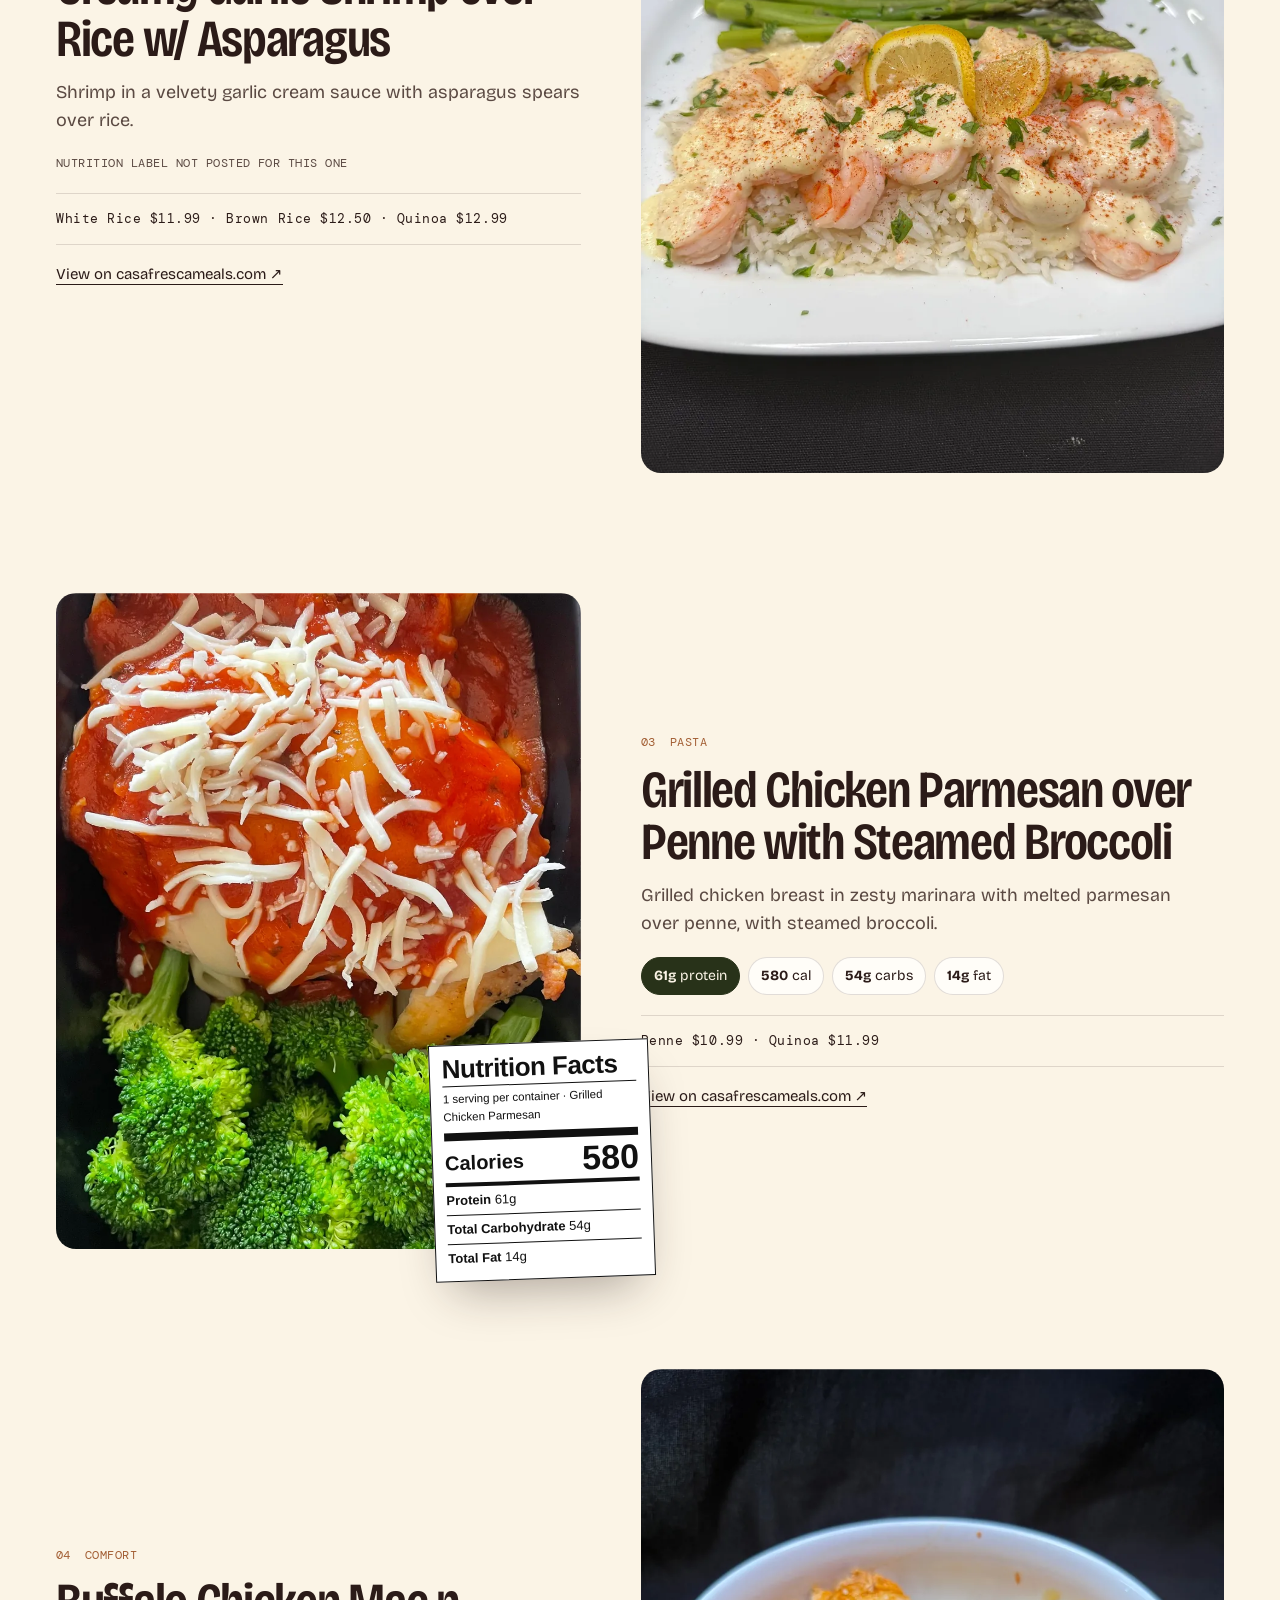
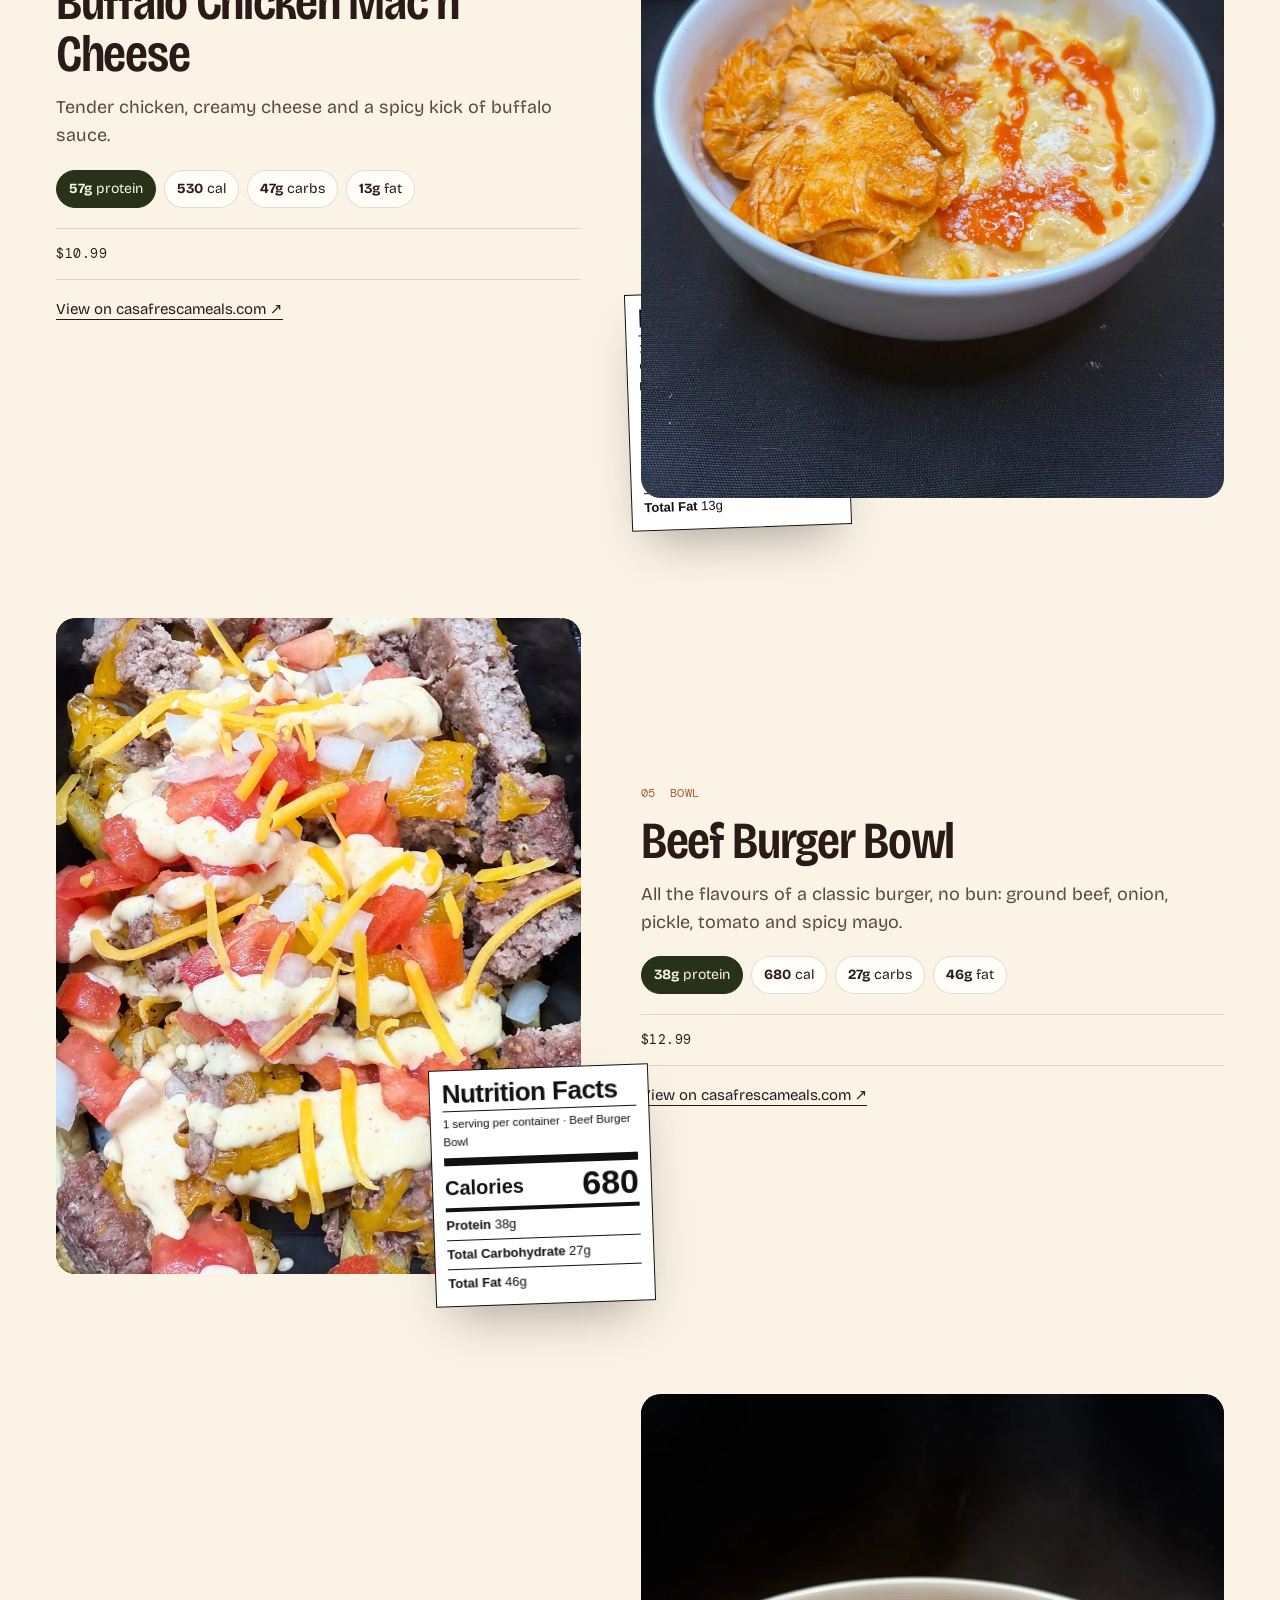
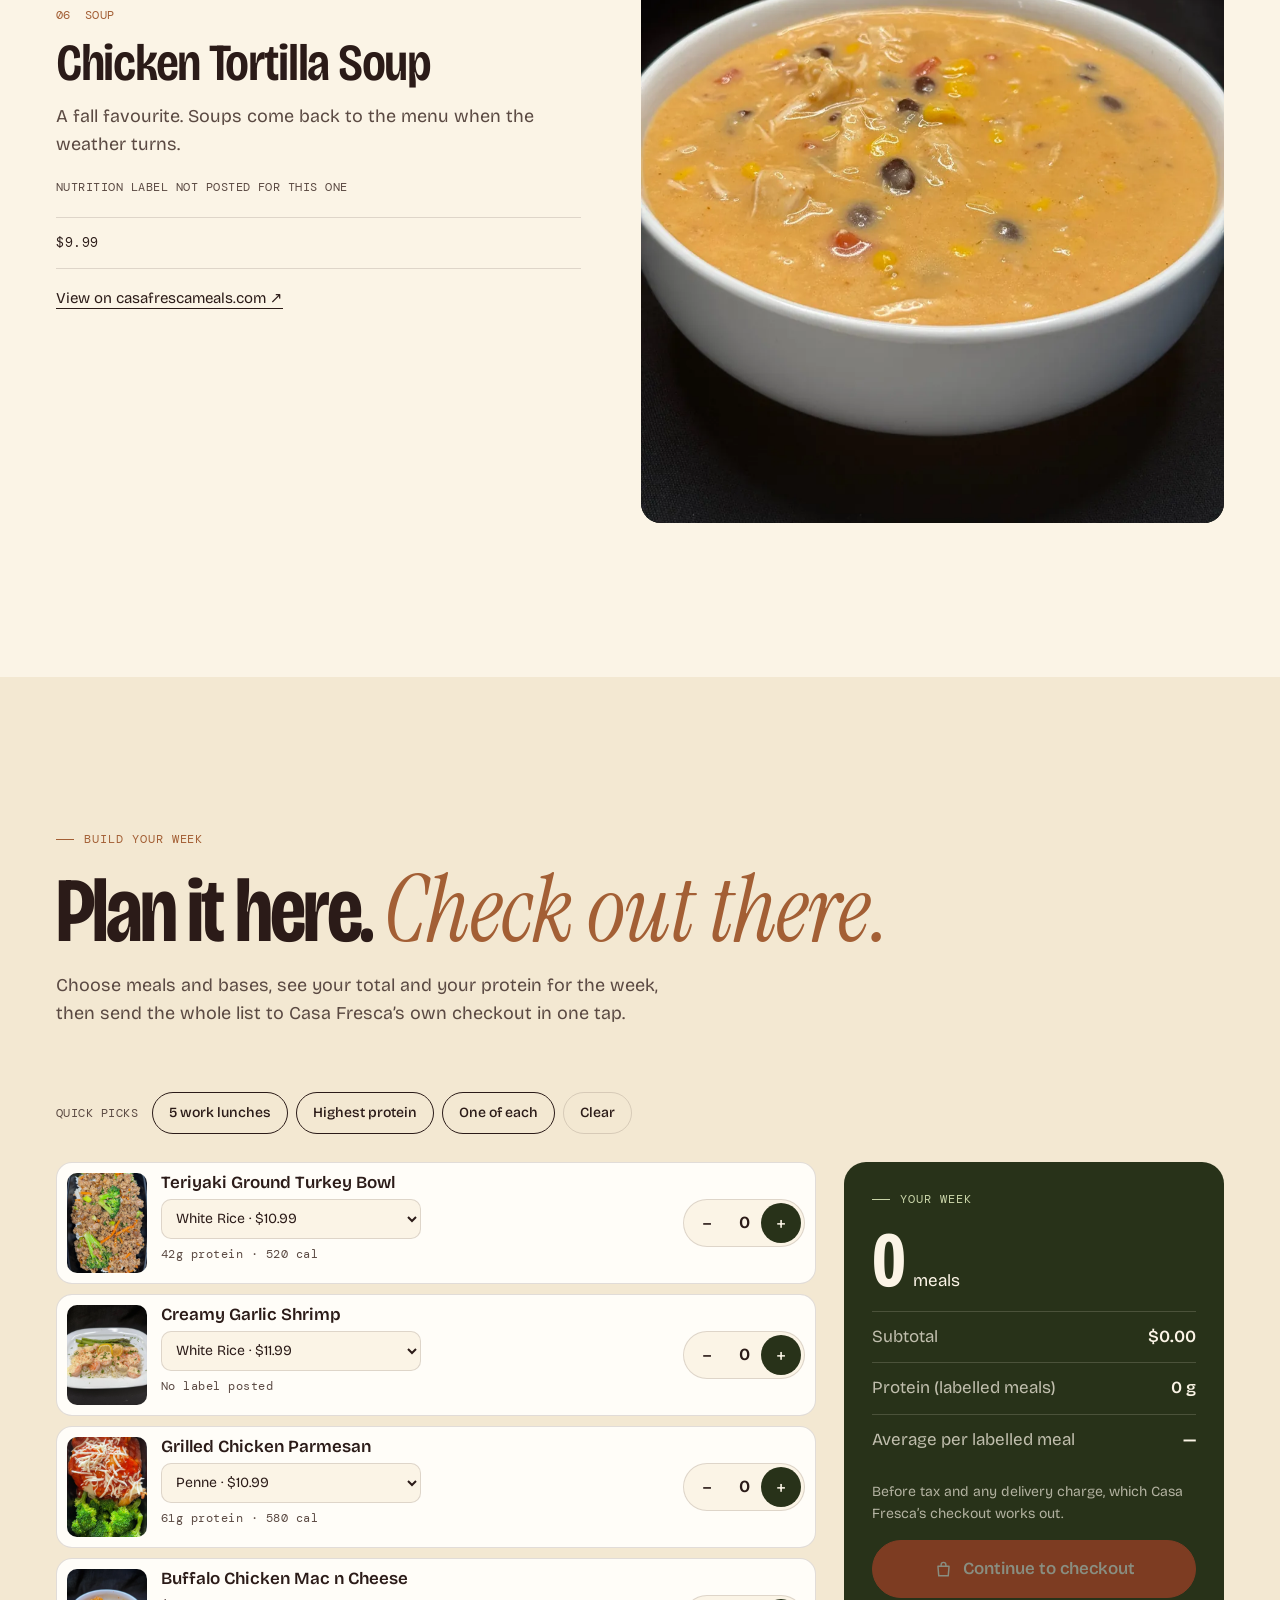
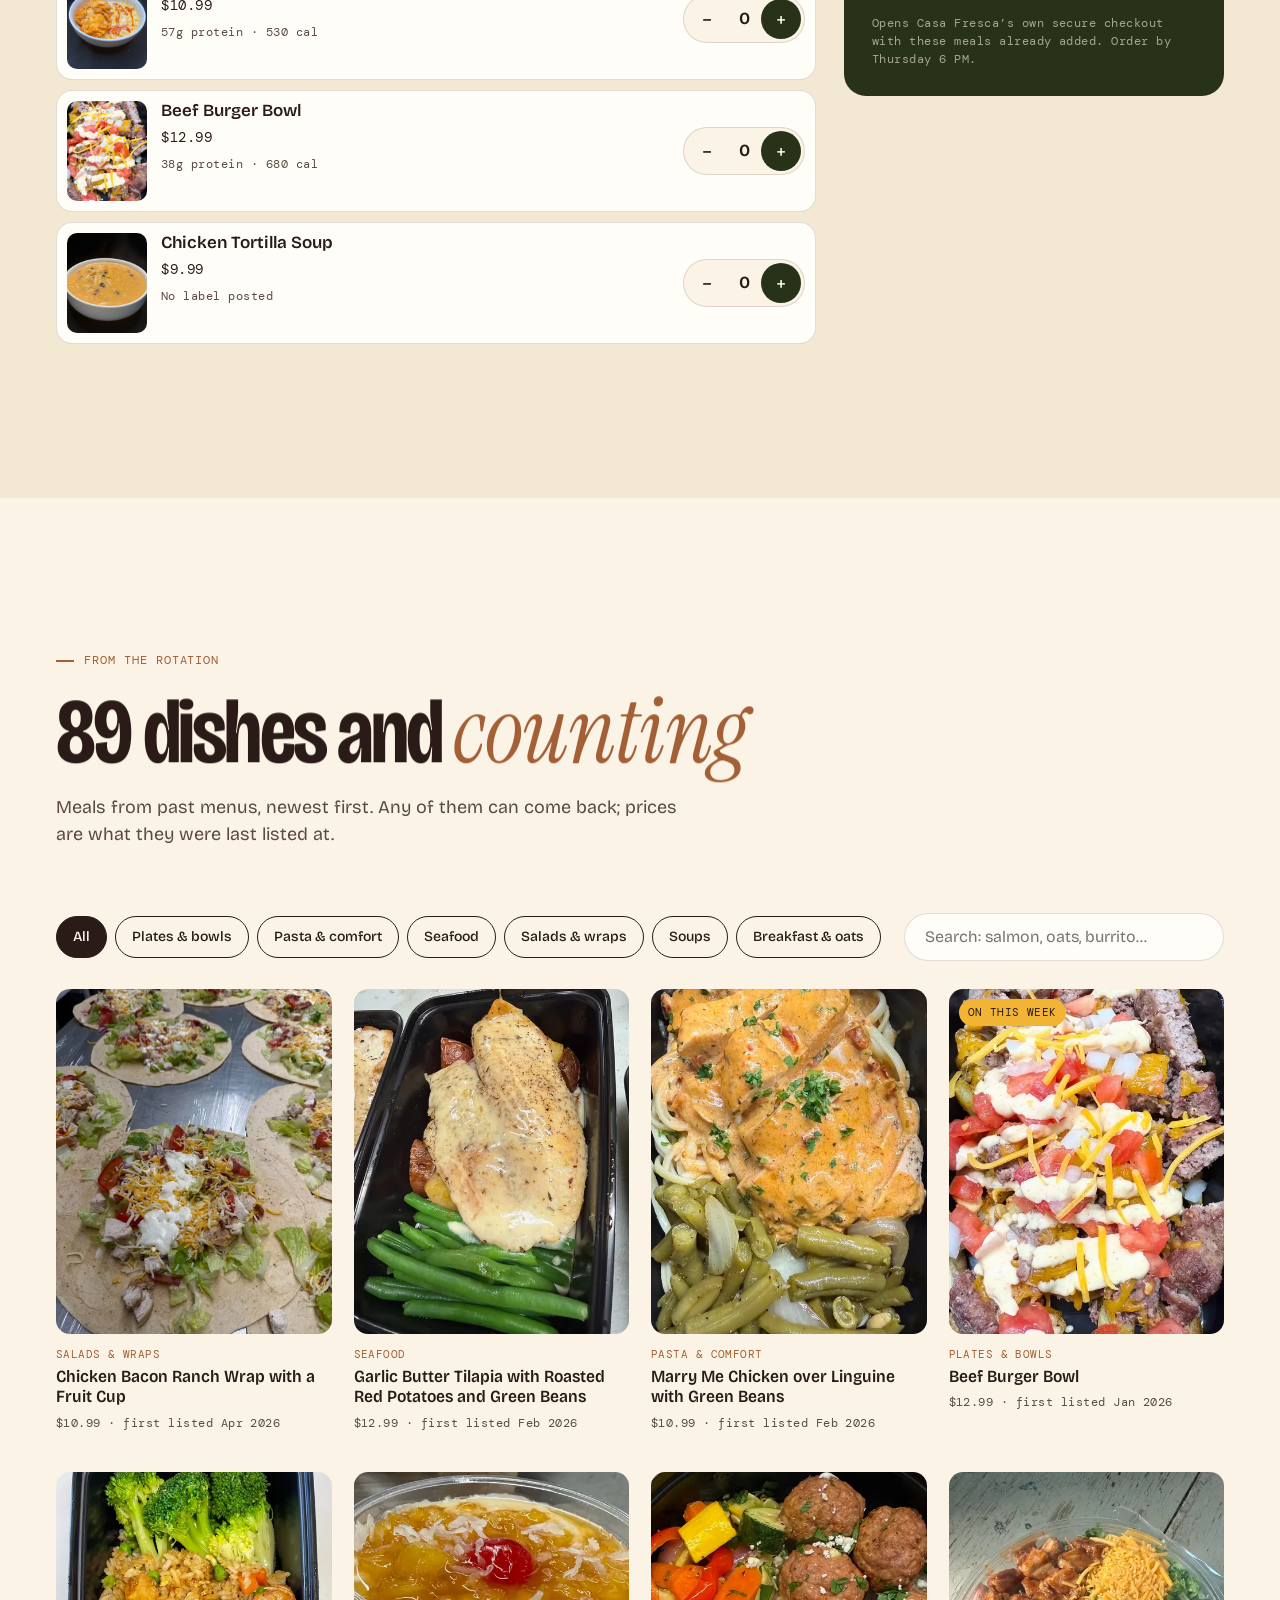
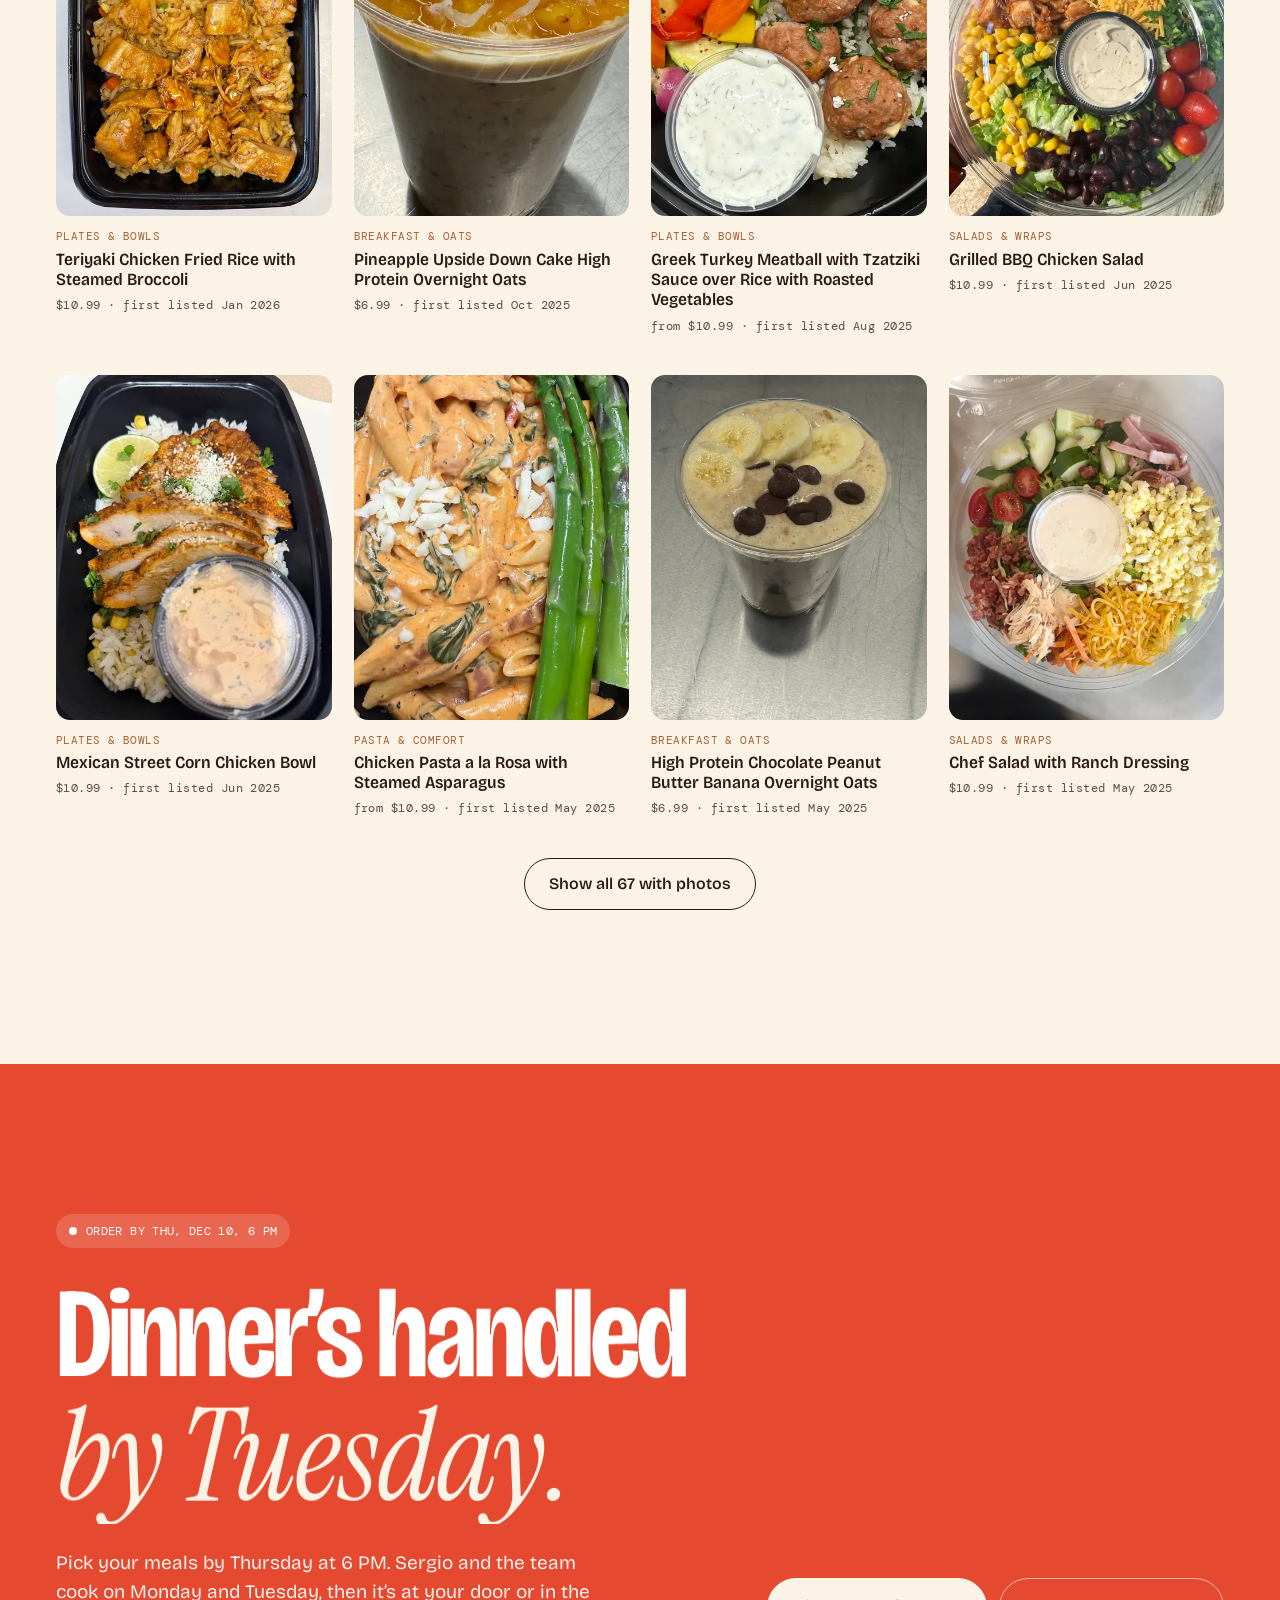
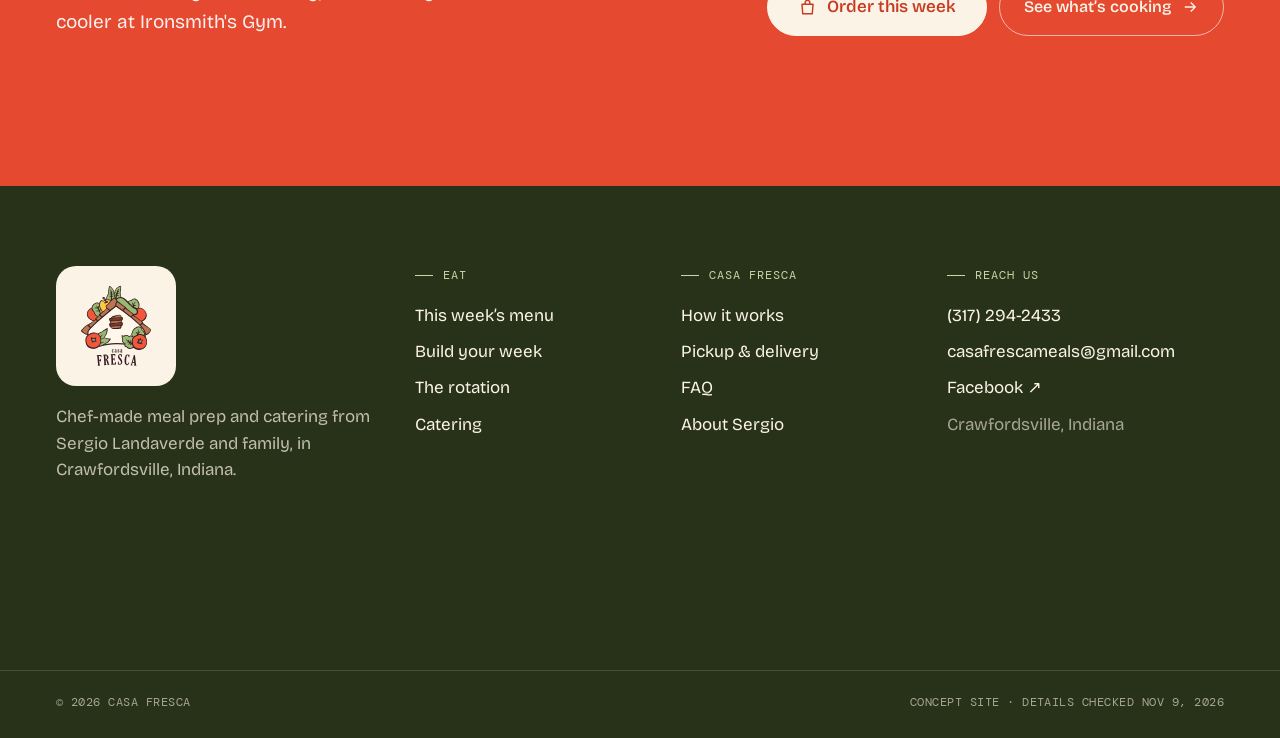
<file: menu/index.html>
<!doctype html>
<html lang="en" class="no-js">
<head>
<meta charset="utf-8">
<meta name="viewport" content="width=device-width, initial-scale=1, viewport-fit=cover">
<title>This week’s menu · Casa Fresca meal prep</title>
<meta name="description" content="This week’s six meals from Casa Fresca with prices, bases and nutrition labels. Build your week and check out on casafrescameals.com.">
<meta name="theme-color" content="#FBF4E6">
<meta property="og:title" content="This week’s menu · Casa Fresca meal prep"><meta property="og:description" content="This week’s six meals from Casa Fresca with prices, bases and nutrition labels. Build your week and check out on casafrescameals.com."><meta property="og:type" content="website"><meta property="og:url" content="https://justuseflint.github.io/casa-fresca/menu/">
<meta property="og:image" content="https://justuseflint.github.io/casa-fresca/assets/img/og.jpg">
<meta name="format-detection" content="telephone=no">
<link rel="canonical" href="https://justuseflint.github.io/casa-fresca/menu/">
<link rel="icon" href="../assets/img/favicon.png" type="image/png"><link rel="apple-touch-icon" href="../assets/img/apple-touch-icon.png">
<link rel="preconnect" href="https://fonts.googleapis.com"><link rel="preconnect" href="https://fonts.gstatic.com" crossorigin>
<link rel="stylesheet" href="https://fonts.googleapis.com/css2?family=Bricolage+Grotesque:opsz,wdth,wght@12..96,75..100,300..800&family=Instrument+Serif:ital@0;1&family=DM+Mono:wght@400;500&display=swap">
<link rel="stylesheet" href="../assets/css/site.css">
<script type="application/ld+json">{"@context":"https://schema.org","@type":"FoodEstablishment","name":"Casa Fresca","description":"Weekly chef-made meal prep and catering in Crawfordsville, Indiana.","founder":{"@type":"Person","name":"Sergio Landaverde"},"telephone":"+1-317-294-2433","email":"casafrescameals@gmail.com","areaServed":"Crawfordsville and Montgomery County, Indiana","address":{"@type":"PostalAddress","addressLocality":"Crawfordsville","addressRegion":"IN","addressCountry":"US"},"url":"https://casafrescameals.com","hasMenu":"https://casafrescameals.com/collections/weekly-meals"}</script>
<script>(function(d,w){var h=d.documentElement;h.className=h.className.replace('no-js','js');var rm=w.matchMedia&&w.matchMedia('(prefers-reduced-motion: reduce)').matches;if(!rm){h.classList.add('motion');try{if(sessionStorage.getItem('cf-pt')==='1')h.classList.add('pt-in')}catch(e){}}else{h.classList.add('no-motion')}setTimeout(function(){if(!w.__cfReady){h.classList.remove('motion','pt-in');h.classList.add('no-motion')}},4000)})(document,window)</script>
</head>
<body class="pg-menu">
<div class="pt" aria-hidden="true"><div class="pt-panel"></div><div class="pt-mark"><img src="../assets/img/mark-sm.png" alt="" width="240" height="219"></div></div>
<a class="skip" href="#main">Skip to content</a>
<header class="hdr" data-hdr>
  <div class="hdr-in">
    <a class="hdr-logo" href="../" aria-label="Casa Fresca, home"><span class="wm "><img src="../assets/img/mark-sm.png" alt="" width="240" height="219"><span class="wm-t"><i>casa</i><b>FRESCA</b></span></span></a>
    <nav class="hdr-nav" aria-label="Primary"><a href="../menu/" aria-current="page" class="ul">This week</a><a href="../how-it-works/" class="ul">How it works</a><a href="../catering/" class="ul">Catering</a><a href="../about/" class="ul">About</a></nav>
    <div class="hdr-r">
      <span class="cut hdr-cut" data-cutoff><i></i><span data-cutoff-t>Order by Thursday 6 PM for Tuesday</span></span>
      <a class="btn btn-tomato btn-sm hdr-cta" href="https://casafrescameals.com/collections/weekly-meals" data-magnetic><span><svg class="ico" viewBox="0 0 24 24" aria-hidden="true"><path d="M5 8h14l-1 12H6L5 8zM9 8V6a3 3 0 016 0v2" fill="none" stroke="currentColor" stroke-width="1.8" stroke-linejoin="round"/></svg>Order</span></a>
      <button class="menu-btn" type="button" aria-expanded="false" aria-controls="menu" data-menu-btn><span class="mb-t"><span>Menu</span><span>Close</span></span><span class="mb-i"><i></i><i></i></span></button>
    </div>
  </div>
</header>
<div class="menu" id="menu" data-menu aria-hidden="true">
  <nav class="menu-nav" aria-label="Mobile"><a href="../"><span class="mono">01</span><span class="mn-t">Home</span></a><a href="../menu/"><span class="mono">02</span><span class="mn-t">This week</span></a><a href="../how-it-works/"><span class="mono">03</span><span class="mn-t">How it works</span></a><a href="../catering/"><span class="mono">04</span><span class="mn-t">Catering</span></a><a href="../about/"><span class="mono">05</span><span class="mn-t">About</span></a></nav>
  <div class="menu-foot">
    <span class="cut " data-cutoff><i></i><span data-cutoff-t>Order by Thursday 6 PM for Tuesday</span></span>
    <a class="btn btn-tomato" href="https://casafrescameals.com/collections/weekly-meals"><span><svg class="ico" viewBox="0 0 24 24" aria-hidden="true"><path d="M5 8h14l-1 12H6L5 8zM9 8V6a3 3 0 016 0v2" fill="none" stroke="currentColor" stroke-width="1.8" stroke-linejoin="round"/></svg>Order on casafrescameals.com</span></a>
    <a class="menu-call" href="tel:+13172942433"><svg class="ico" viewBox="0 0 24 24" aria-hidden="true"><path d="M6.6 3.5l2.6.3 1.2 4-2 1.6a12 12 0 006.2 6.2l1.6-2 4 1.2.3 2.6c0 1-.9 2-2 2C10.8 19.4 4.6 13.2 4.6 5.5c0-1.1 1-2 2-2z" fill="none" stroke="currentColor" stroke-width="1.8" stroke-linejoin="round"/></svg><span><span class="eyebrow">Questions? Call or text</span>(317) 294-2433</span></a>
  </div>
</div>
<main id="main">
<section class="phero" aria-labelledby="h1">
  <div class="wrap">
    <p class="eyebrow" data-fade>This week · menu checked Nov 9, 2026</p>
    <h1 id="h1" class="h-hero" data-split="hero">This week&rsquo;s <em>menu</em></h1>
    <div class="phero-row" data-fade><p class="lede">Six meals, cooked Monday and Tuesday and ready Tuesday. Prices are per meal, exactly as listed on casafrescameals.com.</p><div class="phero-cut"><span class="cut cut-lg" data-cutoff><i></i><span data-cutoff-t>Order by Thursday 6 PM for Tuesday</span></span><span class="mono" data-countdown></span></div></div>
  </div>
</section><section class="sec ml-sec" aria-label="This week's meals">
  <div class="wrap ml">
    <article class="ml-item" id="m-teriyaki-ground-turkey-bowl" data-reveal>
      <figure class="ml-img" data-img-reveal><img src="../assets/img/wk-teriyaki-turkey.webp" alt="Teriyaki Ground Turkey Bowl" width="960" height="1200" loading="lazy" decoding="async"></figure>
      <div class="ml-body">
        <p class="mono ml-k"><span>01</span><span>Bowl</span></p>
        <h2 class="ml-t">Teriyaki Ground Turkey Bowl</h2>
        <p class="ml-d">Ground turkey in a tangy teriyaki sauce with carrots and broccoli, finished with green onion.</p>
        <ul class="chips" aria-label="Nutrition"><li><b>42g</b> protein</li><li><b>520</b> cal</li><li><b>51g</b> carbs</li><li><b>17g</b> fat</li></ul>
        <p class="ml-opts mono">White Rice $10.99 · Brown Rice $11.50 · Quinoa $11.99</p>
        <a class="ul ml-shop" href="https://casafrescameals.com/products/teriyaki-ground-turkey-bowl" target="_blank" rel="noopener">View on casafrescameals.com ↗</a>
      </div>
      <div class="nl ml-nl" aria-label="Nutrition label for Teriyaki Ground Turkey Bowl">
  <p class="nl-h">Nutrition Facts</p><p class="nl-s">1 serving per container · Teriyaki Ground Turkey Bowl</p>
  <div class="nl-cal"><span>Calories</span><b>520</b></div>
  <div class="nl-r"><span><b>Protein</b> 42g</span></div>
  <div class="nl-r"><span><b>Total Carbohydrate</b> 51g</span></div>
  <div class="nl-r"><span><b>Total Fat</b> 17g</span></div>
</div>
    </article><article class="ml-item" id="m-creamy-garlic-shrimp-over-rice-w-asparagus" data-reveal>
      <figure class="ml-img" data-img-reveal><img src="../assets/img/wk-garlic-shrimp.webp" alt="Creamy Garlic Shrimp over Rice w/ Asparagus" width="960" height="1200" loading="lazy" decoding="async"></figure>
      <div class="ml-body">
        <p class="mono ml-k"><span>02</span><span>Seafood</span></p>
        <h2 class="ml-t">Creamy Garlic Shrimp over Rice w/ Asparagus</h2>
        <p class="ml-d">Shrimp in a velvety garlic cream sauce with asparagus spears over rice.</p>
        <p class="chips-none mono">Nutrition label not posted for this one</p>
        <p class="ml-opts mono">White Rice $11.99 · Brown Rice $12.50 · Quinoa $12.99</p>
        <a class="ul ml-shop" href="https://casafrescameals.com/products/creamy-garlic-shrimp-over-rice-w-asparagus" target="_blank" rel="noopener">View on casafrescameals.com ↗</a>
      </div>
      
    </article><article class="ml-item" id="m-grilled-chicken-parmesan-over-whole-wheat-penne-w-broccoli" data-reveal>
      <figure class="ml-img" data-img-reveal><img src="../assets/img/wk-chicken-parm.webp" alt="Grilled Chicken Parmesan over Penne with Steamed Broccoli" width="960" height="1200" loading="lazy" decoding="async"></figure>
      <div class="ml-body">
        <p class="mono ml-k"><span>03</span><span>Pasta</span></p>
        <h2 class="ml-t">Grilled Chicken Parmesan over Penne with Steamed Broccoli</h2>
        <p class="ml-d">Grilled chicken breast in zesty marinara with melted parmesan over penne, with steamed broccoli.</p>
        <ul class="chips" aria-label="Nutrition"><li><b>61g</b> protein</li><li><b>580</b> cal</li><li><b>54g</b> carbs</li><li><b>14g</b> fat</li></ul>
        <p class="ml-opts mono">Penne $10.99 · Quinoa $11.99</p>
        <a class="ul ml-shop" href="https://casafrescameals.com/products/grilled-chicken-parmesan-over-whole-wheat-penne-w-broccoli" target="_blank" rel="noopener">View on casafrescameals.com ↗</a>
      </div>
      <div class="nl ml-nl" aria-label="Nutrition label for Grilled Chicken Parmesan">
  <p class="nl-h">Nutrition Facts</p><p class="nl-s">1 serving per container · Grilled Chicken Parmesan</p>
  <div class="nl-cal"><span>Calories</span><b>580</b></div>
  <div class="nl-r"><span><b>Protein</b> 61g</span></div>
  <div class="nl-r"><span><b>Total Carbohydrate</b> 54g</span></div>
  <div class="nl-r"><span><b>Total Fat</b> 14g</span></div>
</div>
    </article><article class="ml-item" id="m-buffalo-chicken-mac-n-cheese" data-reveal>
      <figure class="ml-img" data-img-reveal><img src="../assets/img/wk-buffalo-mac.webp" alt="Buffalo Chicken Mac n Cheese" width="960" height="1200" loading="lazy" decoding="async"></figure>
      <div class="ml-body">
        <p class="mono ml-k"><span>04</span><span>Comfort</span></p>
        <h2 class="ml-t">Buffalo Chicken Mac n Cheese</h2>
        <p class="ml-d">Tender chicken, creamy cheese and a spicy kick of buffalo sauce.</p>
        <ul class="chips" aria-label="Nutrition"><li><b>57g</b> protein</li><li><b>530</b> cal</li><li><b>47g</b> carbs</li><li><b>13g</b> fat</li></ul>
        <p class="ml-opts mono">$10.99</p>
        <a class="ul ml-shop" href="https://casafrescameals.com/products/buffalo-chicken-mac-n-cheese" target="_blank" rel="noopener">View on casafrescameals.com ↗</a>
      </div>
      <div class="nl ml-nl" aria-label="Nutrition label for Buffalo Chicken Mac n Cheese">
  <p class="nl-h">Nutrition Facts</p><p class="nl-s">1 serving per container · Buffalo Chicken Mac n Cheese</p>
  <div class="nl-cal"><span>Calories</span><b>530</b></div>
  <div class="nl-r"><span><b>Protein</b> 57g</span></div>
  <div class="nl-r"><span><b>Total Carbohydrate</b> 47g</span></div>
  <div class="nl-r"><span><b>Total Fat</b> 13g</span></div>
</div>
    </article><article class="ml-item" id="m-beef-burger-bowl" data-reveal>
      <figure class="ml-img" data-img-reveal><img src="../assets/img/wk-burger-bowl.webp" alt="Beef Burger Bowl" width="960" height="1200" loading="lazy" decoding="async"></figure>
      <div class="ml-body">
        <p class="mono ml-k"><span>05</span><span>Bowl</span></p>
        <h2 class="ml-t">Beef Burger Bowl</h2>
        <p class="ml-d">All the flavours of a classic burger, no bun: ground beef, onion, pickle, tomato and spicy mayo.</p>
        <ul class="chips" aria-label="Nutrition"><li><b>38g</b> protein</li><li><b>680</b> cal</li><li><b>27g</b> carbs</li><li><b>46g</b> fat</li></ul>
        <p class="ml-opts mono">$12.99</p>
        <a class="ul ml-shop" href="https://casafrescameals.com/products/beef-burger-bowl" target="_blank" rel="noopener">View on casafrescameals.com ↗</a>
      </div>
      <div class="nl ml-nl" aria-label="Nutrition label for Beef Burger Bowl">
  <p class="nl-h">Nutrition Facts</p><p class="nl-s">1 serving per container · Beef Burger Bowl</p>
  <div class="nl-cal"><span>Calories</span><b>680</b></div>
  <div class="nl-r"><span><b>Protein</b> 38g</span></div>
  <div class="nl-r"><span><b>Total Carbohydrate</b> 27g</span></div>
  <div class="nl-r"><span><b>Total Fat</b> 46g</span></div>
</div>
    </article><article class="ml-item" id="m-chicken-tortilla-soup" data-reveal>
      <figure class="ml-img" data-img-reveal><img src="../assets/img/wk-tortilla-soup.webp" alt="Chicken Tortilla Soup" width="960" height="1200" loading="lazy" decoding="async"></figure>
      <div class="ml-body">
        <p class="mono ml-k"><span>06</span><span>Soup</span></p>
        <h2 class="ml-t">Chicken Tortilla Soup</h2>
        <p class="ml-d">A fall favourite. Soups come back to the menu when the weather turns.</p>
        <p class="chips-none mono">Nutrition label not posted for this one</p>
        <p class="ml-opts mono">$9.99</p>
        <a class="ul ml-shop" href="https://casafrescameals.com/products/chicken-tortilla-soup" target="_blank" rel="noopener">View on casafrescameals.com ↗</a>
      </div>
      
    </article>
  </div>
</section><section class="sec build-sec" id="build" aria-labelledby="b-h">
  <div class="wrap">
    <div class="sec-head"><p class="eyebrow">Build your week</p><h2 id="b-h" class="h-xl" data-split>Plan it here. <em>Check out there.</em></h2>
    <p class="sec-sub" data-fade>Choose meals and bases, see your total and your protein for the week, then send the whole list to Casa Fresca&rsquo;s own checkout in one tap.</p></div>
    <div class="bw" data-build data-shop="https://casafrescameals.com">
      <div class="bw-presets" role="group" aria-label="Quick picks"><span class="mono">Quick picks</span><button type="button" class="pill" data-preset="lunch">5 work lunches</button><button type="button" class="pill" data-preset="protein">Highest protein</button><button type="button" class="pill" data-preset="one">One of each</button><button type="button" class="pill pill-ghost" data-preset="clear">Clear</button></div>
      <ul class="bw-list">
        <li class="bw-row" data-meal="teriyaki-ground-turkey-bowl" data-protein="42" data-cal="520">
          <img src="../assets/img/wk-teriyaki-turkey.webp" alt="" width="96" height="120" loading="lazy">
          <div class="bw-info"><p class="bw-t">Teriyaki Ground Turkey Bowl</p>
            <label class="bw-sel"><span class="sr">Base for Teriyaki Ground Turkey Bowl</span><select data-var><option value="44116881506492" data-price="10.99">White Rice · $10.99</option><option value="44116881539260" data-price="11.5">Brown Rice · $11.50</option><option value="45141951250620" data-price="11.99">Quinoa · $11.99</option></select></label>
            <p class="mono bw-mac">42g protein · 520 cal</p>
          </div>
          <div class="step" role="group" aria-label="Quantity of Teriyaki Ground Turkey Bowl"><button type="button" data-dec aria-label="One fewer">−</button><output data-qty>0</output><button type="button" data-inc aria-label="One more">+</button></div>
        </li><li class="bw-row" data-meal="creamy-garlic-shrimp-over-rice-w-asparagus" data-protein="" data-cal="">
          <img src="../assets/img/wk-garlic-shrimp.webp" alt="" width="96" height="120" loading="lazy">
          <div class="bw-info"><p class="bw-t">Creamy Garlic Shrimp</p>
            <label class="bw-sel"><span class="sr">Base for Creamy Garlic Shrimp</span><select data-var><option value="44128584597692" data-price="11.99">White Rice · $11.99</option><option value="44128584630460" data-price="12.5">Brown Rice · $12.50</option><option value="45141951021244" data-price="12.99">Quinoa · $12.99</option></select></label>
            <p class="mono bw-mac">No label posted</p>
          </div>
          <div class="step" role="group" aria-label="Quantity of Creamy Garlic Shrimp"><button type="button" data-dec aria-label="One fewer">−</button><output data-qty>0</output><button type="button" data-inc aria-label="One more">+</button></div>
        </li><li class="bw-row" data-meal="grilled-chicken-parmesan-over-whole-wheat-penne-w-broccoli" data-protein="61" data-cal="580">
          <img src="../assets/img/wk-chicken-parm.webp" alt="" width="96" height="120" loading="lazy">
          <div class="bw-info"><p class="bw-t">Grilled Chicken Parmesan</p>
            <label class="bw-sel"><span class="sr">Base for Grilled Chicken Parmesan</span><select data-var><option value="45141949939900" data-price="10.99">Penne · $10.99</option><option value="45141949972668" data-price="11.99">Quinoa · $11.99</option></select></label>
            <p class="mono bw-mac">61g protein · 580 cal</p>
          </div>
          <div class="step" role="group" aria-label="Quantity of Grilled Chicken Parmesan"><button type="button" data-dec aria-label="One fewer">−</button><output data-qty>0</output><button type="button" data-inc aria-label="One more">+</button></div>
        </li><li class="bw-row" data-meal="buffalo-chicken-mac-n-cheese" data-protein="57" data-cal="530">
          <img src="../assets/img/wk-buffalo-mac.webp" alt="" width="96" height="120" loading="lazy">
          <div class="bw-info"><p class="bw-t">Buffalo Chicken Mac n Cheese</p>
            <p class="mono bw-one" data-var-one data-id="43498702995644" data-price="10.99">$10.99</p>
            <p class="mono bw-mac">57g protein · 530 cal</p>
          </div>
          <div class="step" role="group" aria-label="Quantity of Buffalo Chicken Mac n Cheese"><button type="button" data-dec aria-label="One fewer">−</button><output data-qty>0</output><button type="button" data-inc aria-label="One more">+</button></div>
        </li><li class="bw-row" data-meal="beef-burger-bowl" data-protein="38" data-cal="680">
          <img src="../assets/img/wk-burger-bowl.webp" alt="" width="96" height="120" loading="lazy">
          <div class="bw-info"><p class="bw-t">Beef Burger Bowl</p>
            <p class="mono bw-one" data-var-one data-id="45663956271292" data-price="12.99">$12.99</p>
            <p class="mono bw-mac">38g protein · 680 cal</p>
          </div>
          <div class="step" role="group" aria-label="Quantity of Beef Burger Bowl"><button type="button" data-dec aria-label="One fewer">−</button><output data-qty>0</output><button type="button" data-inc aria-label="One more">+</button></div>
        </li><li class="bw-row" data-meal="chicken-tortilla-soup" data-protein="" data-cal="">
          <img src="../assets/img/wk-tortilla-soup.webp" alt="" width="96" height="120" loading="lazy">
          <div class="bw-info"><p class="bw-t">Chicken Tortilla Soup</p>
            <p class="mono bw-one" data-var-one data-id="44505117753532" data-price="9.99">$9.99</p>
            <p class="mono bw-mac">No label posted</p>
          </div>
          <div class="step" role="group" aria-label="Quantity of Chicken Tortilla Soup"><button type="button" data-dec aria-label="One fewer">−</button><output data-qty>0</output><button type="button" data-inc aria-label="One more">+</button></div>
        </li>
      </ul>
      <a class="bw-mbar is-off" href="#bw-sum" data-b-mbar><span><b data-b-mn>0</b> meals · <b data-b-mt>$0.00</b></span><span class="mono">Review ↓</span></a>
      <aside class="bw-sum" id="bw-sum" aria-live="polite">
        <p class="eyebrow">Your week</p>
        <div class="bw-big"><b data-b-meals>0</b><span>meals</span></div>
        <dl class="bw-dl">
          <div><dt>Subtotal</dt><dd data-b-total>$0.00</dd></div>
          <div><dt>Protein (labelled meals)</dt><dd data-b-pro>0 g</dd></div>
          <div><dt>Average per labelled meal</dt><dd data-b-avg>—</dd></div>
        </dl>
        <p class="bw-note">Before tax and any delivery charge, which Casa Fresca&rsquo;s checkout works out.</p>
        <a class="btn btn-tomato btn-lg bw-go is-off" href="https://casafrescameals.com/collections/weekly-meals" data-b-go data-cursor="Checkout" aria-disabled="true"><span><svg class="ico" viewBox="0 0 24 24" aria-hidden="true"><path d="M5 8h14l-1 12H6L5 8zM9 8V6a3 3 0 016 0v2" fill="none" stroke="currentColor" stroke-width="1.8" stroke-linejoin="round"/></svg>Continue to checkout</span></a>
        <p class="mono bw-fine">Opens Casa Fresca&rsquo;s own secure checkout with these meals already added. Order by Thursday 6 PM.</p>
      </aside>
    </div>
  </div>
</section><section class="sec rot-sec" id="rotation" aria-labelledby="r-h">
  <div class="wrap">
    <div class="sec-head"><p class="eyebrow">From the rotation</p><h2 id="r-h" class="h-xl" data-split>89 dishes and <em>counting</em></h2>
    <p class="sec-sub" data-fade>Meals from past menus, newest first. Any of them can come back; prices are what they were last listed at.</p></div>
    <div class="rot-tools" data-rot>
      <div class="rot-chips" role="group" aria-label="Filter by type"><button type="button" class="pill is-on" data-cat="all" aria-pressed="true">All</button><button type="button" class="pill" data-cat="plates" aria-pressed="false">Plates & bowls</button><button type="button" class="pill" data-cat="pasta" aria-pressed="false">Pasta & comfort</button><button type="button" class="pill" data-cat="seafood" aria-pressed="false">Seafood</button><button type="button" class="pill" data-cat="salads" aria-pressed="false">Salads & wraps</button><button type="button" class="pill" data-cat="soups" aria-pressed="false">Soups</button><button type="button" class="pill" data-cat="breakfast" aria-pressed="false">Breakfast & oats</button></div>
      <label class="rot-search"><span class="sr">Search past meals</span><input type="search" placeholder="Search: salmon, oats, burrito…" data-rot-q></label>
    </div>
    <ul class="rot-grid" data-rot-grid>
      <li class="rot-card" data-c="salads" data-s="chicken bacon ranch wrap with a fruit cup">
        <figure><img src="../assets/img/m/chicken-bacon-ranch-wrap-with-a-fruit-cup.webp" alt="Chicken Bacon Ranch Wrap with a Fruit Cup" width="480" height="600" loading="lazy" decoding="async"></figure>
        <p class="mono rot-k">Salads & wraps</p><h3>Chicken Bacon Ranch Wrap with a Fruit Cup</h3>
        <p class="rot-p mono">$10.99 · first listed Apr 2026</p>
      </li><li class="rot-card" data-c="seafood" data-s="garlic butter tilapia with roasted red potatoes and green beans">
        <figure><img src="../assets/img/m/garlic-butter-tilapia-with-roasted-red-potatoes-and-green-be.webp" alt="Garlic Butter Tilapia with Roasted Red Potatoes and Green Beans" width="480" height="600" loading="lazy" decoding="async"></figure>
        <p class="mono rot-k">Seafood</p><h3>Garlic Butter Tilapia with Roasted Red Potatoes and Green Beans</h3>
        <p class="rot-p mono">$12.99 · first listed Feb 2026</p>
      </li><li class="rot-card" data-c="pasta" data-s="marry me chicken over linguine with green beans">
        <figure><img src="../assets/img/m/marry-me-chicken-over-linguine-with-green-beans.webp" alt="Marry Me Chicken over Linguine with Green Beans" width="480" height="600" loading="lazy" decoding="async"></figure>
        <p class="mono rot-k">Pasta & comfort</p><h3>Marry Me Chicken over Linguine with Green Beans</h3>
        <p class="rot-p mono">$10.99 · first listed Feb 2026</p>
      </li><li class="rot-card is-now" data-c="plates" data-s="beef burger bowl">
        <figure><img src="../assets/img/m/beef-burger-bowl.webp" alt="Beef Burger Bowl" width="480" height="600" loading="lazy" decoding="async"><span class="rot-now mono">On this week</span></figure>
        <p class="mono rot-k">Plates & bowls</p><h3>Beef Burger Bowl</h3>
        <p class="rot-p mono">$12.99 · first listed Jan 2026</p>
      </li><li class="rot-card" data-c="plates" data-s="teriyaki chicken fried rice with steamed broccoli">
        <figure><img src="../assets/img/m/teriyaki-chicken.webp" alt="Teriyaki Chicken Fried Rice with Steamed Broccoli" width="480" height="600" loading="lazy" decoding="async"></figure>
        <p class="mono rot-k">Plates & bowls</p><h3>Teriyaki Chicken Fried Rice with Steamed Broccoli</h3>
        <p class="rot-p mono">$10.99 · first listed Jan 2026</p>
      </li><li class="rot-card" data-c="breakfast" data-s="pineapple upside down cake high protein overnight oats">
        <figure><img src="../assets/img/m/pineapple-upside-down-cake-high-protein-overnight-oats.webp" alt="Pineapple Upside Down Cake High Protein Overnight Oats" width="480" height="600" loading="lazy" decoding="async"></figure>
        <p class="mono rot-k">Breakfast & oats</p><h3>Pineapple Upside Down Cake High Protein Overnight Oats</h3>
        <p class="rot-p mono">$6.99 · first listed Oct 2025</p>
      </li><li class="rot-card" data-c="plates" data-s="greek turkey meatball with tzatziki sauce over rice with roasted vegetables">
        <figure><img src="../assets/img/m/greek-turkey-meatball-over-rice-with-roasted-vegetables.webp" alt="Greek Turkey Meatball with Tzatziki Sauce over Rice with Roasted Vegetables" width="480" height="600" loading="lazy" decoding="async"></figure>
        <p class="mono rot-k">Plates & bowls</p><h3>Greek Turkey Meatball with Tzatziki Sauce over Rice with Roasted Vegetables</h3>
        <p class="rot-p mono">from $10.99 · first listed Aug 2025</p>
      </li><li class="rot-card" data-c="salads" data-s="grilled bbq chicken salad">
        <figure><img src="../assets/img/m/grilled-bbq-chicken-salad.webp" alt="Grilled BBQ Chicken Salad" width="480" height="600" loading="lazy" decoding="async"></figure>
        <p class="mono rot-k">Salads & wraps</p><h3>Grilled BBQ Chicken Salad</h3>
        <p class="rot-p mono">$10.99 · first listed Jun 2025</p>
      </li><li class="rot-card" data-c="plates" data-s="mexican street corn chicken bowl">
        <figure><img src="../assets/img/m/mexican-street-corn-chicken-bowl.webp" alt="Mexican Street Corn Chicken Bowl" width="480" height="600" loading="lazy" decoding="async"></figure>
        <p class="mono rot-k">Plates & bowls</p><h3>Mexican Street Corn Chicken Bowl</h3>
        <p class="rot-p mono">$10.99 · first listed Jun 2025</p>
      </li><li class="rot-card" data-c="pasta" data-s="chicken pasta a la rosa with steamed asparagus">
        <figure><img src="../assets/img/m/chicken-pasta-a-la-rosa-with-steamed-asparagus.webp" alt="Chicken Pasta a la Rosa with Steamed Asparagus" width="480" height="600" loading="lazy" decoding="async"></figure>
        <p class="mono rot-k">Pasta & comfort</p><h3>Chicken Pasta a la Rosa with Steamed Asparagus</h3>
        <p class="rot-p mono">from $10.99 · first listed May 2025</p>
      </li><li class="rot-card" data-c="breakfast" data-s="high protein chocolate peanut butter banana overnight oats">
        <figure><img src="../assets/img/m/high-protein-chocolate-peanut-butter-banana-overnight-oats.webp" alt="High Protein Chocolate Peanut Butter Banana Overnight Oats" width="480" height="600" loading="lazy" decoding="async"></figure>
        <p class="mono rot-k">Breakfast & oats</p><h3>High Protein Chocolate Peanut Butter Banana Overnight Oats</h3>
        <p class="rot-p mono">$6.99 · first listed May 2025</p>
      </li><li class="rot-card" data-c="salads" data-s="chef salad with ranch dressing">
        <figure><img src="../assets/img/m/chef-salad-with-ranch-dressing.webp" alt="Chef Salad with Ranch Dressing" width="480" height="600" loading="lazy" decoding="async"></figure>
        <p class="mono rot-k">Salads & wraps</p><h3>Chef Salad with Ranch Dressing</h3>
        <p class="rot-p mono">$10.99 · first listed May 2025</p>
      </li><li class="rot-card" data-c="seafood" data-s="tuscan salmon with steamed rice and broccoli">
        <figure><img src="../assets/img/m/tuscan-salmon-with-steamed-rice-and-broccoli.webp" alt="Tuscan Salmon with Steamed Rice and Broccoli" width="480" height="600" loading="lazy" decoding="async"></figure>
        <p class="mono rot-k">Seafood</p><h3>Tuscan Salmon with Steamed Rice and Broccoli</h3>
        <p class="rot-p mono">from $11.99 · first listed May 2025</p>
      </li><li class="rot-card" data-c="salads" data-s="southwest grilled chicken salad">
        <figure><img src="../assets/img/m/southwest-grilled-chicken-salad.webp" alt="Southwest Grilled Chicken Salad" width="480" height="600" loading="lazy" decoding="async"></figure>
        <p class="mono rot-k">Salads & wraps</p><h3>Southwest Grilled Chicken Salad</h3>
        <p class="rot-p mono">$10.99 · first listed May 2025</p>
      </li><li class="rot-card" data-c="salads" data-s="chicken gyro salad">
        <figure><img src="../assets/img/m/chicken-gyro-salad.webp" alt="Chicken Gyro Salad" width="480" height="600" loading="lazy" decoding="async"></figure>
        <p class="mono rot-k">Salads & wraps</p><h3>Chicken Gyro Salad</h3>
        <p class="rot-p mono">$10.99 · first listed Apr 2025</p>
      </li><li class="rot-card" data-c="breakfast" data-s="high protein mixed berry overnight oats">
        <figure><img src="../assets/img/m/high-protein-mixed-berry-overnight-oats.webp" alt="High Protein Mixed Berry Overnight Oats" width="480" height="600" loading="lazy" decoding="async"></figure>
        <p class="mono rot-k">Breakfast & oats</p><h3>High Protein Mixed Berry Overnight Oats</h3>
        <p class="rot-p mono">$6.99 · first listed Apr 2025</p>
      </li><li class="rot-card" data-c="plates" data-s="ground turkey and sweet potato skillet">
        <figure><img src="../assets/img/m/ground-turkey-and-sweet-potato-skillet.webp" alt="Ground Turkey and Sweet Potato Skillet" width="480" height="600" loading="lazy" decoding="async"></figure>
        <p class="mono rot-k">Plates & bowls</p><h3>Ground Turkey and Sweet Potato Skillet</h3>
        <p class="rot-p mono">$10.99 · first listed Apr 2025</p>
      </li><li class="rot-card" data-c="salads" data-s="buffalo chicken wrap with fruit cup">
        <figure><img src="../assets/img/m/buffalo-chicken-wrap.webp" alt="Buffalo Chicken Wrap with Fruit Cup" width="480" height="600" loading="lazy" decoding="async"></figure>
        <p class="mono rot-k">Salads & wraps</p><h3>Buffalo Chicken Wrap with Fruit Cup</h3>
        <p class="rot-p mono">$10.99 · first listed Mar 2025</p>
      </li><li class="rot-card" data-c="breakfast" data-s="turkey sausage fiesta omelette">
        <figure><img src="../assets/img/m/turkey-sausage-fiesta-omelette.webp" alt="Turkey Sausage Fiesta Omelette" width="480" height="600" loading="lazy" decoding="async"></figure>
        <p class="mono rot-k">Breakfast & oats</p><h3>Turkey Sausage Fiesta Omelette</h3>
        <p class="rot-p mono">$10.99 · first listed Mar 2025</p>
      </li><li class="rot-card" data-c="plates" data-s="the big boy burrito">
        <figure><img src="../assets/img/m/the-big-boy.webp" alt="The BIG BOY Burrito" width="480" height="600" loading="lazy" decoding="async"></figure>
        <p class="mono rot-k">Plates & bowls</p><h3>The BIG BOY Burrito</h3>
        <p class="rot-p mono">$13.99 · first listed Mar 2025</p>
      </li><li class="rot-card" data-c="breakfast" data-s="breakfast bulking burrito">
        <figure><img src="../assets/img/m/breakfast-bulking-burrito.webp" alt="Breakfast Bulking Burrito" width="480" height="600" loading="lazy" decoding="async"></figure>
        <p class="mono rot-k">Breakfast & oats</p><h3>Breakfast Bulking Burrito</h3>
        <p class="rot-p mono">$9.99 · first listed Mar 2025</p>
      </li><li class="rot-card" data-c="plates" data-s="orange chicken with rice and steamed broccoli">
        <figure><img src="../assets/img/m/orange-chicken-with-rice-and-steamed-broccoli.webp" alt="Orange Chicken with Rice and Steamed Broccoli" width="480" height="600" loading="lazy" decoding="async"></figure>
        <p class="mono rot-k">Plates & bowls</p><h3>Orange Chicken with Rice and Steamed Broccoli</h3>
        <p class="rot-p mono">from $10.99 · first listed Feb 2025</p>
      </li><li class="rot-card is-now" data-c="soups" data-s="chicken tortilla soup">
        <figure><img src="../assets/img/m/chicken-tortilla-soup.webp" alt="Chicken Tortilla Soup" width="480" height="600" loading="lazy" decoding="async"><span class="rot-now mono">On this week</span></figure>
        <p class="mono rot-k">Soups</p><h3>Chicken Tortilla Soup</h3>
        <p class="rot-p mono">$9.99 · first listed Feb 2025</p>
      </li><li class="rot-card" data-c="breakfast" data-s="high protein cookies &amp; cream overnight oats">
        <figure><img src="../assets/img/m/high-protein-cookies-cream-overnight-oats.webp" alt="High Protein Cookies &amp; Cream Overnight Oats" width="480" height="600" loading="lazy" decoding="async"></figure>
        <p class="mono rot-k">Breakfast & oats</p><h3>High Protein Cookies &amp; Cream Overnight Oats</h3>
        <p class="rot-p mono">$6.99 · first listed Feb 2025</p>
      </li><li class="rot-card" data-c="soups" data-s="creamy chicken and wild rice soup">
        <figure><img src="../assets/img/m/creamy-chicken-and-wild-rice-soup.webp" alt="Creamy Chicken and Wild Rice Soup" width="480" height="600" loading="lazy" decoding="async"></figure>
        <p class="mono rot-k">Soups</p><h3>Creamy Chicken and Wild Rice Soup</h3>
        <p class="rot-p mono">$9.99 · first listed Jan 2025</p>
      </li><li class="rot-card" data-c="breakfast" data-s="high protein cinnamon roll overnight oats">
        <figure><img src="../assets/img/m/high-protein-cinnamon-roll-overnight-oats.webp" alt="High Protein Cinnamon Roll Overnight Oats" width="480" height="600" loading="lazy" decoding="async"></figure>
        <p class="mono rot-k">Breakfast & oats</p><h3>High Protein Cinnamon Roll Overnight Oats</h3>
        <p class="rot-p mono">$6.99 · first listed Jan 2025</p>
      </li><li class="rot-card" data-c="soups" data-s="chicken and dumpling soup">
        <figure><img src="../assets/img/m/chicken-and-dumpling-soup.webp" alt="Chicken and Dumpling Soup" width="480" height="600" loading="lazy" decoding="async"></figure>
        <p class="mono rot-k">Soups</p><h3>Chicken and Dumpling Soup</h3>
        <p class="rot-p mono">$9.99 · first listed Jan 2025</p>
      </li><li class="rot-card" data-c="breakfast" data-s="protein pancakes with turkey sausage">
        <figure><img src="../assets/img/m/protein-pancakes-with-turkey-sausage.webp" alt="Protein Pancakes with Turkey Sausage" width="480" height="600" loading="lazy" decoding="async"></figure>
        <p class="mono rot-k">Breakfast & oats</p><h3>Protein Pancakes with Turkey Sausage</h3>
        <p class="rot-p mono">$9.99 · first listed Jan 2025</p>
      </li><li class="rot-card" data-c="breakfast" data-s="high protein strawberry cheesecake overnight oats">
        <figure><img src="../assets/img/m/high-protein-strawberry-cheesecake-overnight-oats.webp" alt="High Protein Strawberry Cheesecake Overnight Oats" width="480" height="600" loading="lazy" decoding="async"></figure>
        <p class="mono rot-k">Breakfast & oats</p><h3>High Protein Strawberry Cheesecake Overnight Oats</h3>
        <p class="rot-p mono">$6.99 · first listed Dec 2024</p>
      </li><li class="rot-card" data-c="seafood" data-s="brown sugar dijon glazed salmon with roasted red potatoes and steamed green beans">
        <figure><img src="../assets/img/m/brown-sugar-dijon-glazed-salmon-with-roasted-red-potatoes-an.webp" alt="Brown Sugar Dijon Glazed Salmon with Roasted Red Potatoes and Steamed Green Beans" width="480" height="600" loading="lazy" decoding="async"></figure>
        <p class="mono rot-k">Seafood</p><h3>Brown Sugar Dijon Glazed Salmon with Roasted Red Potatoes and Steamed Green Beans</h3>
        <p class="rot-p mono">$11.99 · first listed Oct 2024</p>
      </li><li class="rot-card" data-c="pasta" data-s="bbq pulled chicken with mac 'n cheese and steamed broccoli">
        <figure><img src="../assets/img/m/bbq-pulled-chicken-with-mac-n-cheese-and-steamed-broccoli.webp" alt="BBQ Pulled Chicken with Mac 'n Cheese and Steamed Broccoli" width="480" height="600" loading="lazy" decoding="async"></figure>
        <p class="mono rot-k">Pasta & comfort</p><h3>BBQ Pulled Chicken with Mac 'n Cheese and Steamed Broccoli</h3>
        <p class="rot-p mono">$10.99 · first listed Oct 2024</p>
      </li><li class="rot-card" data-c="plates" data-s="broccoli and cheese stuffed chicken with steamed asparagus">
        <figure><img src="../assets/img/m/broccoli-and-cheese-stuffed-chicken-with-steamed-asparagus.webp" alt="Broccoli and Cheese Stuffed Chicken with Steamed Asparagus" width="480" height="600" loading="lazy" decoding="async"></figure>
        <p class="mono rot-k">Plates & bowls</p><h3>Broccoli and Cheese Stuffed Chicken with Steamed Asparagus</h3>
        <p class="rot-p mono">from $10.99 · first listed Oct 2024</p>
      </li><li class="rot-card" data-c="plates" data-s="asian beef and broccoli">
        <figure><img src="../assets/img/m/asian-beef-and-broccoli.webp" alt="Asian Beef and Broccoli" width="480" height="600" loading="lazy" decoding="async"></figure>
        <p class="mono rot-k">Plates & bowls</p><h3>Asian Beef and Broccoli</h3>
        <p class="rot-p mono">from $12.99 · first listed Oct 2024</p>
      </li><li class="rot-card" data-c="plates" data-s="creamy mushroom chicken with mashed potatoes and steamed asparagus">
        <figure><img src="../assets/img/m/creamy-mushroom-chicken-with-mashed-potatoes-and-steamed-asp.webp" alt="Creamy Mushroom Chicken with Mashed Potatoes and Steamed Asparagus" width="480" height="600" loading="lazy" decoding="async"></figure>
        <p class="mono rot-k">Plates & bowls</p><h3>Creamy Mushroom Chicken with Mashed Potatoes and Steamed Asparagus</h3>
        <p class="rot-p mono">$10.99 · first listed Sep 2024</p>
      </li><li class="rot-card" data-c="seafood" data-s="shrimp scampi over noodles with steamed asparagus">
        <figure><img src="../assets/img/m/shrimp-scampi-over-noodles-with-steamed-asparagus.webp" alt="Shrimp Scampi over Noodles with Steamed Asparagus" width="480" height="600" loading="lazy" decoding="async"></figure>
        <p class="mono rot-k">Seafood</p><h3>Shrimp Scampi over Noodles with Steamed Asparagus</h3>
        <p class="rot-p mono">$11.99 · first listed Sep 2024</p>
      </li><li class="rot-card" data-c="pasta" data-s="beef lasagna with steamed broccoli">
        <figure><img src="../assets/img/m/beef-lasagna-with-steamed-broccoli.webp" alt="Beef Lasagna with Steamed Broccoli" width="480" height="600" loading="lazy" decoding="async"></figure>
        <p class="mono rot-k">Pasta & comfort</p><h3>Beef Lasagna with Steamed Broccoli</h3>
        <p class="rot-p mono">$10.99 · first listed Sep 2024</p>
      </li><li class="rot-card" data-c="plates" data-s="chicken enchiladas verdes">
        <figure><img src="../assets/img/m/chicken-enchiladas-verdes-with-mexican-rice-and-black-beans.webp" alt="Chicken Enchiladas Verdes" width="480" height="600" loading="lazy" decoding="async"></figure>
        <p class="mono rot-k">Plates & bowls</p><h3>Chicken Enchiladas Verdes</h3>
        <p class="rot-p mono">from $10.99 · first listed Sep 2024</p>
      </li><li class="rot-card" data-c="pasta" data-s="chicken florentine over penne with steamed broccoli">
        <figure><img src="../assets/img/m/chicken-florentine-with-steamed-broccoli.webp" alt="Chicken Florentine over Penne with Steamed Broccoli" width="480" height="600" loading="lazy" decoding="async"></figure>
        <p class="mono rot-k">Pasta & comfort</p><h3>Chicken Florentine over Penne with Steamed Broccoli</h3>
        <p class="rot-p mono">from $10.99 · first listed Sep 2024</p>
      </li><li class="rot-card" data-c="plates" data-s="kickin honey garlic chicken over rice with steamed asparagus">
        <figure><img src="../assets/img/m/kickin-honey-garlic-chicken.webp" alt="Kickin Honey Garlic Chicken over Rice with Steamed Asparagus" width="480" height="600" loading="lazy" decoding="async"></figure>
        <p class="mono rot-k">Plates & bowls</p><h3>Kickin Honey Garlic Chicken over Rice with Steamed Asparagus</h3>
        <p class="rot-p mono">from $10.99 · first listed Sep 2024</p>
      </li><li class="rot-card" data-c="plates" data-s="philly cheesesteak bowl">
        <figure><img src="../assets/img/m/philly-cheesesteak-bowl.webp" alt="Philly Cheesesteak Bowl" width="480" height="600" loading="lazy" decoding="async"></figure>
        <p class="mono rot-k">Plates & bowls</p><h3>Philly Cheesesteak Bowl</h3>
        <p class="rot-p mono">from $12.99 · first listed Sep 2024</p>
      </li><li class="rot-card" data-c="plates" data-s="steak burrito bowl">
        <figure><img src="../assets/img/m/steak-burrito-bowl.webp" alt="Steak Burrito Bowl" width="480" height="600" loading="lazy" decoding="async"></figure>
        <p class="mono rot-k">Plates & bowls</p><h3>Steak Burrito Bowl</h3>
        <p class="rot-p mono">from $12.99 · first listed Sep 2024</p>
      </li><li class="rot-card is-now" data-c="seafood" data-s="creamy garlic shrimp over rice w/ asparagus">
        <figure><img src="../assets/img/m/creamy-garlic-shrimp-over-rice-w-asparagus.webp" alt="Creamy Garlic Shrimp over Rice w/ Asparagus" width="480" height="600" loading="lazy" decoding="async"><span class="rot-now mono">On this week</span></figure>
        <p class="mono rot-k">Seafood</p><h3>Creamy Garlic Shrimp over Rice w/ Asparagus</h3>
        <p class="rot-p mono">from $11.99 · first listed Sep 2024</p>
      </li><li class="rot-card is-now" data-c="pasta" data-s="grilled chicken parmesan over penne with steamed broccoli">
        <figure><img src="../assets/img/m/grilled-chicken-parmesan-over-whole-wheat-penne-w-broccoli.webp" alt="Grilled Chicken Parmesan over Penne with Steamed Broccoli" width="480" height="600" loading="lazy" decoding="async"><span class="rot-now mono">On this week</span></figure>
        <p class="mono rot-k">Pasta & comfort</p><h3>Grilled Chicken Parmesan over Penne with Steamed Broccoli</h3>
        <p class="rot-p mono">from $10.99 · first listed Sep 2024</p>
      </li><li class="rot-card" data-c="pasta" data-s="creamy chicken sausage orzo with steamed broccoli">
        <figure><img src="../assets/img/m/creamy-chicken-orzo-with-steamed-broccoli.webp" alt="Creamy Chicken Sausage Orzo with Steamed Broccoli" width="480" height="600" loading="lazy" decoding="async"></figure>
        <p class="mono rot-k">Pasta & comfort</p><h3>Creamy Chicken Sausage Orzo with Steamed Broccoli</h3>
        <p class="rot-p mono">$10.99 · first listed Sep 2024</p>
      </li><li class="rot-card" data-c="plates" data-s="brown sugar and dijon-glazed pork loin with mashed potatoes and steamed green beans">
        <figure><img src="../assets/img/m/brown-sugar-and-dijon-glazed-pork-loin-with-mashed-potatoes-.webp" alt="Brown Sugar and Dijon-glazed Pork Loin with Mashed Potatoes and Steamed Green Beans" width="480" height="600" loading="lazy" decoding="async"></figure>
        <p class="mono rot-k">Plates & bowls</p><h3>Brown Sugar and Dijon-glazed Pork Loin with Mashed Potatoes and Steamed Green Beans</h3>
        <p class="rot-p mono">$10.99 · first listed Sep 2024</p>
      </li><li class="rot-card" data-c="seafood" data-s="teriyaki salmon with steamed broccoli over rice">
        <figure><img src="../assets/img/m/teriyaki-salmon-with-steamed-broccoli-over-rice.webp" alt="Teriyaki Salmon with Steamed Broccoli over Rice" width="480" height="600" loading="lazy" decoding="async"></figure>
        <p class="mono rot-k">Seafood</p><h3>Teriyaki Salmon with Steamed Broccoli over Rice</h3>
        <p class="rot-p mono">from $12.99 · first listed Sep 2024</p>
      </li><li class="rot-card is-now" data-c="plates" data-s="teriyaki ground turkey bowl">
        <figure><img src="../assets/img/m/teriyaki-ground-turkey-bowl.webp" alt="Teriyaki Ground Turkey Bowl" width="480" height="600" loading="lazy" decoding="async"><span class="rot-now mono">On this week</span></figure>
        <p class="mono rot-k">Plates & bowls</p><h3>Teriyaki Ground Turkey Bowl</h3>
        <p class="rot-p mono">from $10.99 · first listed Sep 2024</p>
      </li><li class="rot-card" data-c="soups" data-s="sweet chili salmon with steamed broccoli over rice">
        <figure><img src="../assets/img/m/pan-seared-salmon-with-steamed-broccoli-over-rice.webp" alt="Sweet Chili Salmon with Steamed Broccoli over Rice" width="480" height="600" loading="lazy" decoding="async"></figure>
        <p class="mono rot-k">Soups</p><h3>Sweet Chili Salmon with Steamed Broccoli over Rice</h3>
        <p class="rot-p mono">from $13.99 · first listed Sep 2024</p>
      </li><li class="rot-card" data-c="plates" data-s="sticky honey lemon chicken over rice w/ green beans">
        <figure><img src="../assets/img/m/sticky-lemon-pepper-chicken-over-rice-w-green-beans.webp" alt="Sticky Honey Lemon Chicken over Rice w/ Green Beans" width="480" height="600" loading="lazy" decoding="async"></figure>
        <p class="mono rot-k">Plates & bowls</p><h3>Sticky Honey Lemon Chicken over Rice w/ Green Beans</h3>
        <p class="rot-p mono">from $10.99 · first listed Sep 2024</p>
      </li><li class="rot-card" data-c="breakfast" data-s="rise and shine casserole">
        <figure><img src="../assets/img/m/rise-and-shine-casserole.webp" alt="Rise and Shine Casserole" width="480" height="600" loading="lazy" decoding="async"></figure>
        <p class="mono rot-k">Breakfast & oats</p><h3>Rise and Shine Casserole</h3>
        <p class="rot-p mono">$9.99 · first listed Sep 2024</p>
      </li><li class="rot-card" data-c="plates" data-s="peppercorn steak bites">
        <figure><img src="../assets/img/m/peppercorn-steak-bites.webp" alt="Peppercorn Steak Bites" width="480" height="600" loading="lazy" decoding="async"></figure>
        <p class="mono rot-k">Plates & bowls</p><h3>Peppercorn Steak Bites</h3>
        <p class="rot-p mono">$12.99 · first listed Sep 2024</p>
      </li><li class="rot-card" data-c="seafood" data-s="parmesan-crusted lemon pepper tilapia with roasted red potatoes and steamed asparagus">
        <figure><img src="../assets/img/m/parmesan-crusted-lemon-pepper-tilapia-with-red-roasted-potat.webp" alt="Parmesan-crusted Lemon Pepper Tilapia with Roasted Red Potatoes and Steamed Asparagus" width="480" height="600" loading="lazy" decoding="async"></figure>
        <p class="mono rot-k">Seafood</p><h3>Parmesan-crusted Lemon Pepper Tilapia with Roasted Red Potatoes and Steamed Asparagus</h3>
        <p class="rot-p mono">$12.99 · first listed Sep 2024</p>
      </li><li class="rot-card" data-c="plates" data-s="meatloaf with mashed potatoes and broccoli">
        <figure><img src="../assets/img/m/meatloaf-with-mashed-potatoes-and-broccoli.webp" alt="Meatloaf with Mashed Potatoes and Broccoli" width="480" height="600" loading="lazy" decoding="async"></figure>
        <p class="mono rot-k">Plates & bowls</p><h3>Meatloaf with Mashed Potatoes and Broccoli</h3>
        <p class="rot-p mono">$11.99 · first listed Sep 2024</p>
      </li><li class="rot-card" data-c="plates" data-s="honey sriracha ground turkey bowl">
        <figure><img src="../assets/img/m/honey-sriracha-ground-turkey-bowl.webp" alt="Honey Sriracha Ground Turkey Bowl" width="480" height="600" loading="lazy" decoding="async"></figure>
        <p class="mono rot-k">Plates & bowls</p><h3>Honey Sriracha Ground Turkey Bowl</h3>
        <p class="rot-p mono">from $10.99 · first listed Sep 2024</p>
      </li><li class="rot-card" data-c="plates" data-s="seasoned ground turkey bowl">
        <figure><img src="../assets/img/m/ground-turkey-bowl.webp" alt="Seasoned Ground Turkey Bowl" width="480" height="600" loading="lazy" decoding="async"></figure>
        <p class="mono rot-k">Plates & bowls</p><h3>Seasoned Ground Turkey Bowl</h3>
        <p class="rot-p mono">from $10.99 · first listed Sep 2024</p>
      </li><li class="rot-card" data-c="plates" data-s="chicken stir fry">
        <figure><img src="../assets/img/m/chicken-stir-fry.webp" alt="Chicken Stir Fry" width="480" height="600" loading="lazy" decoding="async"></figure>
        <p class="mono rot-k">Plates & bowls</p><h3>Chicken Stir Fry</h3>
        <p class="rot-p mono">from $10.99 · first listed Sep 2024</p>
      </li><li class="rot-card" data-c="plates" data-s="chicken ricotta meatballs">
        <figure><img src="../assets/img/m/chicken-ricotta-meatballs.webp" alt="Chicken Ricotta Meatballs" width="480" height="600" loading="lazy" decoding="async"></figure>
        <p class="mono rot-k">Plates & bowls</p><h3>Chicken Ricotta Meatballs</h3>
        <p class="rot-p mono">$10.99 · first listed Sep 2024</p>
      </li><li class="rot-card" data-c="plates" data-s="chicken burrito bowl over mexican rice">
        <figure><img src="../assets/img/m/chicken-burrito-bowl.webp" alt="Chicken Burrito Bowl over Mexican Rice" width="480" height="600" loading="lazy" decoding="async"></figure>
        <p class="mono rot-k">Plates & bowls</p><h3>Chicken Burrito Bowl over Mexican Rice</h3>
        <p class="rot-p mono">from $10.99 · first listed Sep 2024</p>
      </li><li class="rot-card" data-c="plates" data-s="creamy tuscan chicken">
        <figure><img src="../assets/img/m/creamy-tuscan-chicken-w-rice-green-beans.webp" alt="Creamy Tuscan Chicken" width="480" height="600" loading="lazy" decoding="async"></figure>
        <p class="mono rot-k">Plates & bowls</p><h3>Creamy Tuscan Chicken</h3>
        <p class="rot-p mono">from $10.99 · first listed Sep 2024</p>
      </li><li class="rot-card is-now" data-c="pasta" data-s="buffalo chicken mac n cheese">
        <figure><img src="../assets/img/m/buffalo-chicken-mac-n-cheese.webp" alt="Buffalo Chicken Mac n Cheese" width="480" height="600" loading="lazy" decoding="async"><span class="rot-now mono">On this week</span></figure>
        <p class="mono rot-k">Pasta & comfort</p><h3>Buffalo Chicken Mac n Cheese</h3>
        <p class="rot-p mono">$10.99 · first listed Sep 2024</p>
      </li><li class="rot-card" data-c="plates" data-s="arroz con pollo with mexican rice">
        <figure><img src="../assets/img/m/arroz-con-pollo-1.webp" alt="Arroz con Pollo with Mexican Rice" width="480" height="600" loading="lazy" decoding="async"></figure>
        <p class="mono rot-k">Plates & bowls</p><h3>Arroz con Pollo with Mexican Rice</h3>
        <p class="rot-p mono">from $10.99 · first listed Sep 2024</p>
      </li><li class="rot-card" data-c="pasta" data-s="chicken pesto fettuccine with steamed asparagus">
        <figure><img src="../assets/img/m/chicken-pesto-fettuccine-with-steamed-asparagus.webp" alt="Chicken Pesto Fettuccine with Steamed Asparagus" width="480" height="600" loading="lazy" decoding="async"></figure>
        <p class="mono rot-k">Pasta & comfort</p><h3>Chicken Pesto Fettuccine with Steamed Asparagus</h3>
        <p class="rot-p mono">from $10.99 · first listed Sep 2024</p>
      </li><li class="rot-card" data-c="plates" data-s="asian zing ground turkey">
        <figure><img src="../assets/img/m/asian-zing-ground-turkey.webp" alt="Asian Zing Ground Turkey" width="480" height="600" loading="lazy" decoding="async"></figure>
        <p class="mono rot-k">Plates & bowls</p><h3>Asian Zing Ground Turkey</h3>
        <p class="rot-p mono">from $10.99 · first listed Sep 2024</p>
      </li><li class="rot-card" data-c="seafood" data-s="honey walnut shrimp over rice with steamed broccoli">
        <figure><img src="../assets/img/m/honey-walnut-shrimp-over-rice-with-steamed-broccoli.webp" alt="Honey Walnut Shrimp over Rice with Steamed Broccoli" width="480" height="600" loading="lazy" decoding="async"></figure>
        <p class="mono rot-k">Seafood</p><h3>Honey Walnut Shrimp over Rice with Steamed Broccoli</h3>
        <p class="rot-p mono">from $11.99 · first listed Sep 2024</p>
      </li><li class="rot-card" data-c="plates" data-s="chicken quesadilla with mexican rice">
        <figure><img src="../assets/img/m/chicken-quesadilla-with-mexican-rice.webp" alt="Chicken Quesadilla with Mexican Rice" width="480" height="600" loading="lazy" decoding="async"></figure>
        <p class="mono rot-k">Plates & bowls</p><h3>Chicken Quesadilla with Mexican Rice</h3>
        <p class="rot-p mono">from $10.99 · first listed Sep 2024</p>
      </li><li class="rot-card" data-c="pasta" data-s="bbq pulled pork with mac 'n cheese and coleslaw">
        <figure><img src="../assets/img/m/bbq-pulled-pork-with-mac-n-cheese-and-coleslaw.webp" alt="BBQ Pulled Pork with Mac 'n Cheese and Coleslaw" width="480" height="600" loading="lazy" decoding="async"></figure>
        <p class="mono rot-k">Pasta & comfort</p><h3>BBQ Pulled Pork with Mac 'n Cheese and Coleslaw</h3>
        <p class="rot-p mono">$10.50 · first listed Sep 2024</p>
      </li><li class="rot-card" data-c="breakfast" data-s="breakfast bowl">
        <figure><img src="../assets/img/m/breakfast-bowl.webp" alt="Breakfast Bowl" width="480" height="600" loading="lazy" decoding="async"></figure>
        <p class="mono rot-k">Breakfast & oats</p><h3>Breakfast Bowl</h3>
        <p class="rot-p mono">$9.99 · first listed Sep 2024</p>
      </li>
    </ul>
    <p class="rot-empty" data-rot-empty hidden>Nothing matches that. Try another word.</p>
    <div class="rot-more"><button type="button" class="btn btn-line" data-rot-more><span>Show all 67 with photos</span></button></div>
  </div>
</section>
</main>
<section class="cta-band" aria-labelledby="cta-h">
  <div class="wrap cta-in">
    <span class="cut cut-inv" data-cutoff><i></i><span data-cutoff-t>Order by Thursday 6 PM for Tuesday</span></span>
    <h2 id="cta-h" class="h-xl cta-h" data-split>Dinner&rsquo;s handled<br><em>by Tuesday.</em></h2>
    <div class="cta-row">
      <p class="cta-p">Pick your meals by Thursday at 6&nbsp;PM. Sergio and the team cook on Monday and Tuesday, then it&rsquo;s at your door or in the cooler at Ironsmith's Gym.</p>
      <div class="cta-btns"><a class="btn btn-tomato btn-lg" href="https://casafrescameals.com/collections/weekly-meals" data-magnetic data-cursor="Order"><span><svg class="ico" viewBox="0 0 24 24" aria-hidden="true"><path d="M5 8h14l-1 12H6L5 8zM9 8V6a3 3 0 016 0v2" fill="none" stroke="currentColor" stroke-width="1.8" stroke-linejoin="round"/></svg>Order this week</span></a><a class="btn btn-ghost-inv" href="../menu/"><span>See what&rsquo;s cooking <svg class="arr" viewBox="0 0 24 24" aria-hidden="true"><path d="M5 12h13M13 6l6 6-6 6" fill="none" stroke="currentColor" stroke-width="1.8"/></svg></span></a></div>
    </div>
  </div>
</section>
<footer class="ftr">
  <div class="wrap">
    <div class="ftr-grid">
      <div class="ftr-col ftr-brand">
        <img src="../assets/img/logo.svg" alt="Casa Fresca logo: a house roof framed by tomatoes, greens and an apple" width="200" height="200" loading="lazy" class="ftr-logo">
        <p class="ftr-copy">Chef-made meal prep and catering from Sergio Landaverde and family, in Crawfordsville, Indiana.</p>
      </div>
      <div class="ftr-col">
        <p class="eyebrow">Eat</p>
        <ul class="ftr-links"><li><a class="ul" href="../menu/">This week&rsquo;s menu</a></li><li><a class="ul" href="../menu/#build">Build your week</a></li><li><a class="ul" href="../menu/#rotation">The rotation</a></li><li><a class="ul" href="../catering/">Catering</a></li></ul>
      </div>
      <div class="ftr-col">
        <p class="eyebrow">Casa Fresca</p>
        <ul class="ftr-links"><li><a class="ul" href="../how-it-works/">How it works</a></li><li><a class="ul" href="../how-it-works/#pickup">Pickup &amp; delivery</a></li><li><a class="ul" href="../how-it-works/#faq">FAQ</a></li><li><a class="ul" href="../about/">About Sergio</a></li></ul>
      </div>
      <div class="ftr-col">
        <p class="eyebrow">Reach us</p>
        <ul class="ftr-links"><li><a class="ul" href="tel:+13172942433">(317) 294-2433</a></li><li><a class="ul" href="mailto:casafrescameals@gmail.com">casafrescameals@gmail.com</a></li><li><a class="ul" href="https://www.facebook.com/287589844441997" target="_blank" rel="noopener">Facebook ↗</a></li><li><span class="muted">Crawfordsville, Indiana</span></li></ul>
      </div>
    </div>
  </div>
  <div class="ftr-wm" data-wm aria-hidden="true"><span>e</span><span>a</span><span>t</span><span class="sp"> </span><span>f</span><span>r</span><span>e</span><span>s</span><span>h</span><span>,</span><span class="sp"> </span><span>t</span><span>o</span><span>g</span><span>e</span><span>t</span><span>h</span><span>e</span><span>r</span></div>
  <div class="wrap ftr-base mono"><span>© 2026 Casa Fresca</span><span>Concept site · details checked Nov 9, 2026</span></div>
</footer>
<div class="cursor" aria-hidden="true"><span class="cursor-t"></span></div>
<script src="../assets/vendor/gsap.min.js" defer></script>
<script src="../assets/vendor/ScrollTrigger.min.js" defer></script>
<script src="../assets/vendor/lenis.min.js" defer></script>
<script src="../assets/js/site.js" defer></script>
</body>
</html>
</file>
<file: assets/css/site.css>
/* Casa Fresca concept — mobile-first */
:root{
  --paper:#FBF4E6; --paper2:#F3E8D2; --card:#FFFDF8; --ink:#2B1B18; --ink2:#5B4A43; --line:rgba(43,27,24,.14);
  --olive:#283219; --olive2:#3A4626; --sage:#8DA262; --sage2:#C9D4A8; --tomato:#E5492F; --tomato2:#C93A22; --gold:#F1B435; --roof:#A35F35; --night:#0E0F0B;
  --f-d:'Bricolage Grotesque',ui-sans-serif,system-ui,sans-serif; --f-s:'Instrument Serif',Georgia,serif; --f-m:'DM Mono',ui-monospace,monospace;
  --pad:20px; --r:18px; --ease:cubic-bezier(.16,1,.3,1);
}
@media (min-width:700px){:root{--pad:36px}}
@media (min-width:1200px){:root{--pad:56px}}
*,*::before,*::after{box-sizing:border-box}
html{-webkit-text-size-adjust:100%;scroll-padding-top:90px}
html.lenis,html.lenis body{height:auto}
.lenis.lenis-smooth{scroll-behavior:auto!important}
body{margin:0;background:var(--paper);color:var(--ink);font-family:var(--f-d);font-variation-settings:'wdth' 100;font-size:17px;line-height:1.55;overflow-x:clip;-webkit-font-smoothing:antialiased}
img{max-width:100%;display:block;height:auto}
a{color:inherit}
button,input,select,textarea{font:inherit;color:inherit}
h1,h2,h3,p,ol,ul,figure,blockquote,dl,dd{margin:0}
ul,ol{padding:0;list-style:none}
.wrap{width:100%;max-width:1360px;margin:0 auto;padding:0 var(--pad)}
.sr{position:absolute!important;width:1px;height:1px;overflow:hidden;clip:rect(0 0 0 0);white-space:nowrap}
.skip{position:fixed;left:12px;top:-60px;z-index:200;background:var(--ink);color:var(--paper);padding:10px 14px;border-radius:10px}
.skip:focus{top:12px}
:focus-visible{outline:2px solid var(--tomato);outline-offset:3px;border-radius:6px}
.mono{font-family:var(--f-m);font-size:12px;letter-spacing:.04em;text-transform:uppercase}
.muted{color:var(--ink2)}
.eyebrow{font-family:var(--f-m);font-size:12px;letter-spacing:.08em;text-transform:uppercase;color:var(--roof);display:flex;align-items:center;gap:10px;margin-bottom:18px}
.eyebrow::before{content:"";width:18px;height:1.5px;background:currentColor}
em{font-family:var(--f-s);font-style:italic;font-weight:400;letter-spacing:-.01em}
.h-hero{font-size:clamp(50px,14vw,148px);line-height:.9;font-weight:650;font-variation-settings:'wdth' 78,'opsz' 96;letter-spacing:-.035em}
.h-hero em{font-size:1.04em;color:var(--tomato)}
.h-xl{font-size:clamp(40px,10vw,92px);line-height:.94;font-weight:620;font-variation-settings:'wdth' 80,'opsz' 96;letter-spacing:-.03em}
.h-lg{font-size:clamp(32px,5.2vw,64px);line-height:.98;font-weight:600;font-variation-settings:'wdth' 82,'opsz' 72;letter-spacing:-.025em}
.h-xl em,.h-lg em{color:var(--roof)}
.dark .h-xl em,.dark .h-lg em{color:var(--gold)}
.lede{font-size:clamp(18px,2vw,21px);line-height:1.5;color:var(--ink2);max-width:36ch}
.sec{padding:clamp(80px,12vw,160px) 0}
.sec-head{margin-bottom:clamp(36px,6vw,64px);max-width:900px}
.sec-sub{margin-top:18px;color:var(--ink2);max-width:52ch;font-size:18px}
.sec-foot{margin-top:40px;display:flex;flex-wrap:wrap;gap:16px 26px;align-items:center}
.dark{background:var(--olive);color:var(--paper)}
.dark .eyebrow{color:var(--sage2)}
.dark .sec-sub,.dark .muted{color:rgba(251,244,230,.7)}
.ul{text-decoration:none;background:linear-gradient(currentColor,currentColor) 0 100%/100% 1px no-repeat;transition:background-size .5s var(--ease);padding-bottom:2px}
.ul:hover{background-size:0 1px;background-position:100% 100%}
.ul .arr{width:16px;height:16px;vertical-align:-3px}
/* line splitting */
.is-split .ln{display:block;overflow:hidden;padding-bottom:.08em;margin-bottom:-.08em}
.is-split .ln>span{display:inline-block;will-change:transform}
.w{display:inline-block}
.motion [data-split]:not(.is-split):not(.done){opacity:0}
.motion [data-fade],.motion [data-reveal]{opacity:0}
/* buttons */
.btn{--bg:var(--ink);--fg:var(--paper);display:inline-flex;align-items:center;justify-content:center;min-height:52px;padding:0 24px;border-radius:999px;background:var(--bg);color:var(--fg);text-decoration:none;font-weight:560;font-size:16px;border:1.5px solid var(--bg);cursor:pointer;position:relative;overflow:hidden;isolation:isolate;transition:background .3s,color .3s,border-color .3s;white-space:nowrap}
.btn>span{display:inline-flex;align-items:center;gap:10px;position:relative;z-index:1}
.btn::after{content:"";position:absolute;inset:0;background:var(--ink);border-radius:inherit;transform:translateY(101%);transition:transform .55s var(--ease);z-index:0}
.btn:hover::after{transform:none}
.btn-tomato{--bg:var(--tomato);--fg:#fff}
.btn-line{--bg:transparent;--fg:var(--ink);border-color:var(--ink)}
.btn-line:hover{color:var(--paper)}
.btn-ghost-inv{--bg:transparent;--fg:var(--paper);border-color:rgba(251,244,230,.5)}
.btn-ghost-inv::after{background:var(--paper)}
.btn-ghost-inv:hover{color:var(--olive)}
.btn-lg{min-height:58px;padding:0 30px;font-size:17px}
.btn-sm{min-height:42px;padding:0 18px;font-size:15px}
.ico{width:19px;height:19px;flex:none}
.arr{width:18px;height:18px;transition:transform .4s var(--ease)}
.btn:hover .arr{transform:translateX(4px)}
/* cutoff pill */
.cut{display:inline-flex;align-items:center;gap:9px;font-family:var(--f-m);font-size:12px;letter-spacing:.03em;text-transform:uppercase;padding:8px 13px;border-radius:999px;background:rgba(141,162,98,.18);color:var(--olive2);white-space:nowrap}
.cut i{width:8px;height:8px;border-radius:50%;background:var(--sage);box-shadow:0 0 0 0 rgba(141,162,98,.6);animation:pulse 2.2s infinite}
.cut.is-soon{background:rgba(229,73,47,.13);color:var(--tomato2)}.cut.is-soon i{background:var(--tomato);box-shadow:0 0 0 0 rgba(229,73,47,.5)}
.cut-inv{background:rgba(251,244,230,.1);color:var(--sage2)}
.cut-lg{font-size:13px;padding:10px 16px}
@keyframes pulse{0%{box-shadow:0 0 0 0 rgba(141,162,98,.55)}70%{box-shadow:0 0 0 10px rgba(141,162,98,0)}100%{box-shadow:0 0 0 0 rgba(141,162,98,0)}}
/* header */
.hdr{position:fixed;top:0;left:0;right:0;z-index:60;transition:transform .5s var(--ease),background .3s,box-shadow .3s}
.hdr-in{display:flex;align-items:center;gap:20px;height:72px;max-width:1360px;margin:0 auto;padding:0 var(--pad)}
.hdr.is-scrolled{background:rgba(251,244,230,.86);backdrop-filter:blur(14px);-webkit-backdrop-filter:blur(14px);box-shadow:0 1px 0 var(--line)}
.hdr.is-hidden{transform:translateY(-100%)}
.hdr-logo{text-decoration:none;flex:none}
.wm{display:inline-flex;align-items:center;gap:10px}
.wm img{width:42px;height:auto}
.wm-t{display:flex;flex-direction:column;line-height:.86}
.wm-t i{font-family:var(--f-s);font-size:16px;margin-left:2px}
.wm-t b{font-size:22px;font-weight:700;font-variation-settings:'wdth' 75;letter-spacing:.06em}
.hdr-nav{display:none;gap:28px;margin-left:auto}
.hdr-nav a{text-decoration:none;font-size:15px;font-weight:500;background-size:0 1px;background-position:100% 100%}
.hdr-nav a:hover,.hdr-nav a[aria-current]{background-size:100% 1px;background-position:0 100%}
.hdr-r{display:flex;align-items:center;gap:10px;margin-left:auto}
.hdr-cut,.hdr-cta{display:none}
@media (min-width:1080px){.hdr-nav{display:flex}.hdr-r{margin-left:24px}.hdr-cta{display:inline-flex}.menu-btn{display:none!important}}
@media (min-width:1280px){.hdr-cut{display:inline-flex}}
.menu-btn{display:flex;align-items:center;gap:10px;height:44px;padding:0 6px 0 16px;border-radius:999px;border:1.5px solid var(--ink);background:transparent;cursor:pointer}
.mb-t{display:grid;height:18px;overflow:hidden;font-size:14px;font-weight:560;line-height:18px}
.mb-t span{grid-area:1/1;transition:transform .5s var(--ease)}
.mb-t span+span{transform:translateY(100%)}
.mb-i{width:32px;height:32px;border-radius:50%;background:var(--ink);display:grid;place-items:center;position:relative}
.mb-i i{position:absolute;width:13px;height:1.6px;background:var(--paper);transition:transform .5s var(--ease)}
.mb-i i:first-child{transform:translateY(-3px)}.mb-i i:last-child{transform:translateY(3px)}
.menu-open .mb-t span{transform:translateY(-100%)}.menu-open .mb-t span+span{transform:none}
.menu-open .mb-i i:first-child{transform:rotate(45deg)}.menu-open .mb-i i:last-child{transform:rotate(-45deg)}
.menu{position:fixed;inset:0;z-index:55;background:var(--paper);padding:100px var(--pad) 30px;display:flex;flex-direction:column;justify-content:space-between;clip-path:inset(0 0 100% 0);transition:clip-path .8s var(--ease);visibility:hidden;overflow-y:auto}
.menu-open .menu{clip-path:inset(0 0 0 0);visibility:visible}
.menu-open .hdr{background:transparent;box-shadow:none;backdrop-filter:none}
.menu-nav a{display:flex;align-items:baseline;gap:16px;text-decoration:none;padding:10px 0;border-bottom:1px solid var(--line)}
.menu-nav .mono{color:var(--roof)}
.mn-t{font-size:clamp(38px,10vw,64px);font-weight:620;font-variation-settings:'wdth' 78;letter-spacing:-.03em;line-height:1}
.menu-foot{display:grid;gap:16px;margin-top:30px;justify-items:start}
.menu-call{display:flex;gap:12px;align-items:center;text-decoration:none;font-size:20px;font-weight:600}
.menu-call .eyebrow{margin:0}
/* page transition */
.pt{position:fixed;inset:0;z-index:300;pointer-events:none;visibility:hidden}
.pt-panel{position:absolute;inset:0;background:var(--olive);transform:translateY(100%)}
.pt-mark{position:absolute;left:50%;top:50%;width:120px;transform:translate(-50%,-50%);opacity:0}
.pt-in .pt{visibility:visible}.pt-in .pt-panel{transform:none}.pt-in .pt-mark{opacity:1}
/* hero */
.hero{padding:110px 0 60px;position:relative}
.hero-grid{display:grid;gap:44px}
.hero .h-hero{margin-bottom:24px}
.hero-ctas{display:flex;flex-wrap:wrap;gap:12px;margin-top:30px}
.hero-cut{display:flex;flex-wrap:wrap;align-items:center;gap:10px 14px;margin-top:28px}
.hero-cut-n,[data-countdown]{color:var(--ink2)}
.hero-art{position:relative;min-height:440px}
.hero-photo{position:absolute;right:0;top:0;width:76%;aspect-ratio:4/5;border-radius:22px;overflow:hidden;background:var(--night);transform:rotate(2deg)}
.hero-photo img,.hero-photo2 img{width:100%;height:100%;object-fit:cover}
.hero-photo2{position:absolute;left:0;bottom:0;width:44%;aspect-ratio:4/5;border-radius:16px;overflow:hidden;background:var(--night);transform:rotate(-5deg);box-shadow:0 30px 60px -20px rgba(43,27,24,.45);z-index:2}
.hero-nl{position:absolute;right:-6px;bottom:-30px;z-index:3;transform:rotate(3deg);width:210px}
.hero-leaf{position:absolute;color:var(--sage);width:62px;left:30%;top:-14px;transform:rotate(-20deg)}
@media (min-width:980px){
  .hero{padding:140px 0 90px;min-height:100svh;display:flex;align-items:center}
  .hero-grid{grid-template-columns:1.1fr .9fr;align-items:center;gap:40px}
  .hero-art{min-height:640px}
  .hero-nl{right:-24px;bottom:30px;width:240px}
}
@media (min-width:980px) and (max-height:820px){.hero .h-hero{font-size:clamp(46px,8.6vw,124px)}.hero-art{min-height:560px}}
/* nutrition label */
.nl{background:#fff;color:#111;border:1.5px solid #111;padding:10px 12px 8px;font-family:'Helvetica Neue',Arial,sans-serif;font-variation-settings:normal;box-shadow:0 24px 50px -18px rgba(43,27,24,.4)}
.nl-h{font-weight:900;font-size:26px;line-height:1;letter-spacing:-.02em;font-stretch:condensed;border-bottom:1px solid #111;padding-bottom:4px}
.nl-s{font-size:11.5px;padding:4px 0 6px;border-bottom:8px solid #111}
.nl-cal{display:flex;justify-content:space-between;align-items:flex-end;border-bottom:4px solid #111;padding:4px 0}
.nl-cal span{font-weight:900;font-size:20px}.nl-cal b{font-weight:900;font-size:34px;line-height:1}
.nl-r{font-size:13px;border-bottom:1px solid #111;padding:4px 0}
.nl-r:last-child{border-bottom:0}
/* facts */
.facts{border-top:1px solid var(--line);border-bottom:1px solid var(--line)}
.facts-row{display:grid;grid-template-columns:1fr 1fr}
.fact{padding:26px 0;display:grid;gap:6px;border-bottom:1px solid var(--line)}
.fact:nth-child(odd){padding-right:16px;border-right:1px solid var(--line)}
.fact:nth-child(even){padding-left:16px}
.fact b{font-size:clamp(40px,6vw,72px);font-weight:620;font-variation-settings:'wdth' 78;line-height:.9;letter-spacing:-.03em}
.fact small{font-size:.4em;margin-left:4px;color:var(--roof);font-weight:500;letter-spacing:0}
.fact span:last-child{color:var(--ink2);font-size:15px;max-width:22ch}
@media (min-width:900px){.facts-row{grid-template-columns:repeat(4,1fr)}.fact{border-bottom:0;padding:34px 24px!important;border-right:1px solid var(--line)}.fact:first-child{padding-left:0!important}.fact:last-child{border-right:0}}
/* week rail */
.week-sec{background:var(--night)}
.wk-rail{display:grid;grid-template-columns:repeat(6,78%);gap:14px;overflow-x:auto;scroll-snap-type:x mandatory;padding-bottom:8px;margin-right:calc(var(--pad)*-1);padding-right:var(--pad);scrollbar-width:none}
.wk-rail::-webkit-scrollbar{display:none}
.wk-card{scroll-snap-align:start}
.wk-link{display:block;text-decoration:none;color:inherit}
.wk-img{position:relative;aspect-ratio:4/5;border-radius:16px;overflow:hidden;background:#000}
.wk-img img{width:100%;height:100%;object-fit:cover;transition:transform 1.2s var(--ease)}
.wk-link:hover .wk-img img{transform:scale(1.06)}
.wk-n{position:absolute;left:12px;top:12px;background:rgba(14,15,11,.6);backdrop-filter:blur(8px);padding:5px 9px;border-radius:999px}
.wk-body{padding:16px 2px 0;display:grid;gap:4px}
.wk-tag{color:var(--sage2)}
.wk-t{font-size:23px;font-weight:600;line-height:1.08;font-variation-settings:'wdth' 85;letter-spacing:-.01em}
.wk-p{font-size:18px;font-weight:560}.wk-p .mono{opacity:.6;margin-right:4px}
.wk-pro{font-size:15px;color:var(--gold)}.wk-pro.muted{color:rgba(251,244,230,.5)}
.ul-inv{color:var(--sage2)}
@media (min-width:700px){.wk-rail{grid-template-columns:repeat(6,42%)}}
@media (min-width:1100px){.wk-rail{grid-template-columns:repeat(3,1fr);overflow:visible;margin-right:0;padding-right:0;gap:40px 24px}}
/* how chapters */
.how-grid{display:grid;gap:40px}
.how-i{margin:22px 0;color:var(--roof)}
.how-plates{position:relative;aspect-ratio:4/3;border-radius:20px;overflow:hidden;background:var(--night);display:none}
.cc-plate{position:absolute;inset:0;clip-path:inset(100% 0 0 0);transition:clip-path 1s var(--ease)}
.cc-plate.on{clip-path:inset(0 0 0 0)}
.cc-plate img{width:100%;height:100%;object-fit:cover}
.how-steps{display:grid;gap:14px;counter-reset:s}
.cc-ch{padding:26px 0;border-top:1px solid var(--line);transition:opacity .5s}
.cc-ch .mono{color:var(--roof)}
.cc-ch h3{font-size:clamp(28px,3.6vw,44px);font-weight:600;font-variation-settings:'wdth' 82;letter-spacing:-.02em;line-height:1;margin:10px 0 10px}
.cc-ch p{color:var(--ink2);max-width:44ch}
.how-sec .wrap+.wrap{margin-top:30px}
@media (min-width:980px){
  .how-grid{grid-template-columns:1fr 1fr;gap:80px;align-items:start}
  .how-sticky{position:sticky;top:110px}
  .how-plates{display:block}
  .how-steps{padding-top:30vh;padding-bottom:20vh;gap:0}
  .cc-ch{min-height:46vh;opacity:.28}.cc-ch.on{opacity:1}
}
/* story */
.story-sec{background:var(--paper2)}
.story-grid{display:grid;gap:40px}
.story-img{border-radius:20px;overflow:hidden;aspect-ratio:4/3}
.story-img img{width:100%;height:100%;object-fit:cover}
.focus{font-size:clamp(21px,2.4vw,30px);line-height:1.35;margin:26px 0 30px;max-width:30ch;font-variation-settings:'wdth' 92}
@media (min-width:980px){.story-grid{grid-template-columns:1.05fr .95fr;gap:80px;align-items:center}}
/* reviews marquee */
.rev-sec{overflow:hidden}
.mq{overflow:hidden}
.mq-track{display:flex;gap:18px;width:max-content;padding:0 var(--pad)}
.no-motion .mq{overflow-x:auto}
.rv{width:min(82vw,420px);flex:none;background:var(--card);border:1px solid var(--line);border-radius:var(--r);padding:28px;display:flex;flex-direction:column;justify-content:space-between;gap:24px}
.rv blockquote{font-family:var(--f-s);font-size:clamp(22px,2.4vw,28px);line-height:1.2}
.rv figcaption{display:grid;gap:3px}.rv figcaption .mono{color:var(--ink2)}
/* duo */
.duo-sec{padding-top:0}
.duo{display:grid;gap:18px}
.duo-card{display:grid;text-decoration:none;color:inherit;border-radius:22px;overflow:hidden;background:var(--card);border:1px solid var(--line)}
.duo-card figure{aspect-ratio:16/11;overflow:hidden;background:var(--night)}
.duo-card img{width:100%;height:100%;object-fit:cover;transition:transform 1.2s var(--ease)}
.duo-card:hover img{transform:scale(1.05)}
.duo-b{padding:26px;display:grid;gap:10px;align-content:start}
.duo-b .mono{color:var(--roof)}
.duo-b h3{font-size:clamp(26px,3vw,36px);font-weight:600;line-height:1.02;font-variation-settings:'wdth' 82;letter-spacing:-.02em}
.duo-b p:not(.mono){color:var(--ink2)}
.duo-b .ul{justify-self:start;margin-top:8px;font-weight:560}
.duo-cat{background:var(--olive);color:var(--paper)}.duo-cat .duo-b p:not(.mono){color:rgba(251,244,230,.72)}.duo-cat .duo-b .mono{color:var(--gold)}
@media (min-width:900px){.duo{grid-template-columns:1fr 1fr;gap:24px}}
/* CTA band */
.cta-band{background:var(--tomato);color:#fff;padding:clamp(80px,12vw,150px) 0}
.cta-band .cut-inv{background:rgba(255,255,255,.16);color:#fff}.cta-band .cut-inv i{background:#fff}
.cta-h{margin:24px 0 34px;font-size:clamp(46px,10vw,136px)}
.cta-h em{color:var(--paper)!important}
.cta-row{display:grid;gap:28px}
.cta-p{max-width:46ch;font-size:19px;opacity:.92}
.cta-btns{display:flex;flex-wrap:wrap;gap:12px}
.cta-band .btn-tomato{--bg:var(--paper);--fg:var(--tomato2)}
.cta-band .btn-tomato::after{background:var(--ink)}.cta-band .btn-tomato:hover{color:var(--paper)}
.cta-band .btn-ghost-inv{border-color:rgba(255,255,255,.6)}.cta-band .btn-ghost-inv:hover{color:var(--tomato2)}
@media (min-width:900px){.cta-row{grid-template-columns:1fr auto;align-items:end}}
/* footer */
.ftr{background:var(--olive);color:var(--paper);padding:80px 0 0;overflow:hidden}
.ftr-grid{display:grid;gap:36px;grid-template-columns:1fr 1fr}
.ftr-brand{grid-column:1/-1}
.ftr-logo{width:120px;background:var(--paper);border-radius:20px;padding:6px;margin-bottom:18px}
.ftr-copy{max-width:34ch;color:rgba(251,244,230,.72)}
.ftr .eyebrow{color:var(--sage2)}
.ftr-links{display:grid;gap:10px}
.ftr-links a{text-decoration:none;background-size:0 1px;background-position:100% 100%;word-break:break-word}
.ftr-links a:hover{background-size:100% 1px;background-position:0 100%}
.ftr .muted{color:rgba(251,244,230,.6)}
@media (min-width:900px){.ftr-grid{grid-template-columns:1.4fr 1fr 1fr 1.2fr}.ftr-brand{grid-column:auto}}
.ftr-wm{display:flex;justify-content:center;font-size:clamp(40px,10.6vw,170px);font-weight:700;font-variation-settings:'wdth' 75;letter-spacing:-.03em;line-height:.8;margin-top:70px;overflow:hidden;color:var(--sage);white-space:nowrap;padding-top:.06em}
.ftr-wm span{display:inline-block}.ftr-wm .sp{width:.25em}
.ftr-base{display:flex;flex-wrap:wrap;justify-content:space-between;gap:8px 20px;padding:22px var(--pad) 26px;border-top:1px solid rgba(251,244,230,.14);color:rgba(251,244,230,.6)}
/* cursor */
.cursor{position:fixed;left:0;top:0;z-index:400;pointer-events:none;display:none}
.has-cursor .cursor{display:block}
.cursor::before{content:"";position:absolute;width:10px;height:10px;margin:-5px 0 0 -5px;border-radius:50%;background:var(--tomato);transition:transform .35s var(--ease),opacity .3s}
.cursor-t{position:absolute;transform:translate(-50%,-50%) scale(0);background:var(--tomato);color:#fff;font-family:var(--f-m);font-size:12px;text-transform:uppercase;letter-spacing:.05em;width:78px;height:78px;border-radius:50%;display:grid;place-items:center;transition:transform .45s var(--ease)}
.cursor.is-label::before{transform:scale(0)}.cursor.is-label .cursor-t{transform:translate(-50%,-50%) scale(1)}
.cursor.is-hidden{opacity:0}
/* page hero (inner) */
.phero{padding:130px 0 50px}
.phero .h-hero{margin-bottom:28px}
.phero-row{display:grid;gap:24px}
.phero-cut{display:flex;flex-wrap:wrap;align-items:center;gap:10px 14px}
@media (min-width:900px){.phero{padding:180px 0 70px}.phero-row{grid-template-columns:1fr auto;align-items:end}}
/* menu list */
.ml-sec{padding-top:20px}
.ml{display:grid;gap:70px}
.ml-item{display:grid;gap:24px;position:relative}
.ml-img{border-radius:20px;overflow:hidden;aspect-ratio:4/5;background:var(--night)}
.ml-img img{width:100%;height:100%;object-fit:cover}
.ml-k{display:flex;gap:14px;color:var(--roof)}
.ml-t{font-size:clamp(30px,4.2vw,52px);font-weight:600;line-height:1;font-variation-settings:'wdth' 82;letter-spacing:-.025em;margin:12px 0 14px}
.ml-d{color:var(--ink2);max-width:46ch;font-size:18px}
.chips{display:flex;flex-wrap:wrap;gap:8px;margin:20px 0}
.chips li{padding:7px 12px;border-radius:999px;background:var(--card);border:1px solid var(--line);font-size:14px}
.chips li:first-child{background:var(--olive);color:var(--paper);border-color:var(--olive)}
.chips-none{margin:20px 0;color:var(--ink2)}
.ml-opts{font-size:13px;color:var(--ink);padding:14px 0;border-top:1px solid var(--line);border-bottom:1px solid var(--line);margin-bottom:16px;text-transform:none;line-height:1.7}
.ml-shop{font-size:15px}
.ml-nl{width:220px;justify-self:start;transform:rotate(-2deg)}
@media (min-width:900px){
  .ml{gap:120px}
  .ml-item{grid-template-columns:.9fr 1fr;gap:60px;align-items:center}
  .ml-item:nth-child(even) .ml-img{order:2}
  .ml-nl{position:absolute;width:220px;bottom:-30px;left:calc(45% - 150px)}
  .ml-item:nth-child(even) .ml-nl{left:auto;right:calc(45% - 150px)}
}
/* build your week */
.build-sec{background:var(--paper2)}
.bw{display:grid;gap:22px}
.bw-presets{display:flex;flex-wrap:wrap;gap:8px;align-items:center;grid-column:1/-1}
.bw-presets .mono{color:var(--ink2);margin-right:6px}
.pill{border:1.5px solid var(--ink);background:transparent;border-radius:999px;padding:9px 16px;font-size:14px;font-weight:520;cursor:pointer;transition:background .25s,color .25s;min-height:42px}
.pill:hover,.pill.is-on{background:var(--ink);color:var(--paper)}
.pill-ghost{border-color:var(--line)}
.bw-list{display:grid;gap:10px}
.bw-row{display:grid;grid-template-columns:64px 1fr;gap:6px 14px;align-items:center;background:var(--card);border:1px solid var(--line);border-radius:16px;padding:10px;transition:border-color .3s,box-shadow .3s}
.bw-row.has{border-color:var(--olive);box-shadow:0 0 0 1px var(--olive)}
.bw-row img{width:64px;height:80px;object-fit:cover;border-radius:10px;grid-row:span 2}
.bw-t{font-weight:600;font-size:17px;line-height:1.15}
.bw-sel select{margin-top:6px;width:100%;max-width:260px;border:1px solid var(--line);border-radius:10px;padding:8px 10px;background:var(--paper);font-size:14px;min-height:40px}
.bw-one{margin-top:6px;text-transform:none;font-size:14px}
.bw-mac{color:var(--ink2);margin-top:6px;text-transform:none}
.step{display:flex;align-items:center;gap:4px;grid-column:2;justify-self:start;background:var(--paper);border-radius:999px;padding:3px;border:1px solid var(--line)}
.step button{width:40px;height:40px;border-radius:50%;border:0;background:transparent;font-size:20px;cursor:pointer;transition:background .2s}
.step button:hover{background:var(--paper2)}
.step [data-inc]{background:var(--olive);color:var(--paper)}.step [data-inc]:hover{background:var(--olive2)}
.step output{min-width:26px;text-align:center;font-weight:650;font-size:17px}
.bw-sum{background:var(--olive);color:var(--paper);border-radius:22px;padding:28px;display:grid;gap:16px;align-content:start}
.bw-sum .eyebrow{color:var(--sage2);margin:0}
.bw-big{display:flex;align-items:baseline;gap:10px}.bw-big b{font-size:78px;font-weight:650;line-height:.9;font-variation-settings:'wdth' 78;letter-spacing:-.04em}
.bw-dl{display:grid;gap:0}.bw-dl div{display:flex;justify-content:space-between;gap:12px;padding:12px 0;border-top:1px solid rgba(251,244,230,.16)}
.bw-dl dt{color:rgba(251,244,230,.72)}.bw-dl dd{font-weight:600}
.bw-note{font-size:14px;color:rgba(251,244,230,.66)}
.bw-go{width:100%}.bw-go.is-off{opacity:.45;pointer-events:none}
.bw-fine{color:rgba(251,244,230,.6);text-transform:none;line-height:1.5}
@media (min-width:600px){.bw-row{grid-template-columns:80px 1fr auto}.bw-row img{width:80px;height:100px}.step{grid-column:3;grid-row:1/span 2;justify-self:end}}
@media (min-width:1000px){.bw{grid-template-columns:1fr 380px;align-items:start;gap:28px}.bw-sum{position:sticky;top:100px}}
/* rotation */
.rot-tools{display:grid;gap:14px;margin-bottom:28px}
.rot-chips{display:flex;gap:8px;overflow-x:auto;scrollbar-width:none;margin-right:calc(var(--pad)*-1);padding-right:var(--pad)}
.rot-chips::-webkit-scrollbar{display:none}
.rot-chips .pill{flex:none}
.rot-search input{width:100%;min-height:48px;border:1.5px solid var(--line);border-radius:999px;background:var(--card);padding:0 20px;font-size:16px}
.rot-search input:focus{border-color:var(--ink);outline:0}
@media (min-width:900px){.rot-tools{grid-template-columns:1fr 320px;align-items:center}.rot-chips{flex-wrap:wrap;margin-right:0;padding-right:0}}
.rot-grid{display:grid;grid-template-columns:1fr 1fr;gap:26px 14px}
@media (min-width:700px){.rot-grid{grid-template-columns:repeat(3,1fr)}}
@media (min-width:1100px){.rot-grid{grid-template-columns:repeat(4,1fr);gap:40px 22px}}
.rot-card figure{position:relative;aspect-ratio:4/5;border-radius:14px;overflow:hidden;background:var(--night);margin-bottom:12px}
.rot-card img{width:100%;height:100%;object-fit:cover;transition:transform 1s var(--ease)}
.rot-card:hover img{transform:scale(1.05)}
.rot-now{position:absolute;left:10px;top:10px;background:var(--gold);color:var(--ink);padding:5px 9px;border-radius:999px;font-size:11px}
.rot-k{color:var(--roof);font-size:11px}
.rot-card h3{font-size:17px;font-weight:580;line-height:1.2;margin:4px 0 6px;font-variation-settings:'wdth' 92}
.rot-p{color:var(--ink2);text-transform:none;font-size:12px}
.rot-card.is-x{display:none}
.rot-grid.is-clamped .rot-card.is-over{display:none}
.rot-empty{padding:30px 0;color:var(--ink2)}
.rot-more{margin-top:40px;display:flex;justify-content:center}
/* how-it-works timeline */
.tl-sec{overflow:hidden;padding:clamp(80px,10vw,120px) 0}
.tl-head{margin-bottom:44px}
.tl-now{color:var(--gold);margin-top:18px;min-height:1.2em}
.tl-track{display:grid;gap:0;padding:0 var(--pad);max-width:1360px;margin:0 auto}
.tl-step{position:relative;padding:0 0 38px 34px;border-left:1.5px solid rgba(251,244,230,.2)}
.tl-step:last-child{padding-bottom:0}
.tl-dot{position:absolute;left:-8px;top:2px;width:15px;height:15px;border-radius:50%;background:var(--olive);border:1.5px solid var(--sage2)}
.tl-step.is-now .tl-dot{background:var(--gold);border-color:var(--gold);box-shadow:0 0 0 6px rgba(241,180,53,.2)}
.tl-step .mono{color:var(--sage2)}
.tl-step.is-now .mono{color:var(--gold)}
.tl-step h3{font-size:clamp(28px,3.4vw,44px);font-weight:600;font-variation-settings:'wdth' 80;letter-spacing:-.02em;line-height:1;margin:10px 0 12px;display:flex;gap:12px;align-items:baseline}
.tl-n{font-family:var(--f-m);font-size:13px;color:var(--sage2);font-weight:400}
.tl-step p:last-child{color:rgba(251,244,230,.72);max-width:34ch}
@media (min-width:980px){
  .tl-pin{min-height:100vh;display:flex;flex-direction:column;justify-content:center}
  .tl-track{display:flex;gap:0;width:max-content;max-width:none;padding:0 var(--pad)}
  .tl-step{width:420px;border-left:0;border-top:1.5px solid rgba(251,244,230,.2);padding:36px 50px 0 0}
  .tl-dot{left:0;top:-8px}
  .no-motion .tl-track{width:auto;flex-wrap:wrap}
}
/* pickup */
.pk{display:grid;gap:18px}
.pk-card{background:var(--card);border:1px solid var(--line);border-radius:22px;padding:28px;display:grid;gap:14px;align-content:start}
.pk-k{color:var(--roof)}
.pk-card h3{font-size:clamp(28px,3vw,40px);font-weight:600;font-variation-settings:'wdth' 82;letter-spacing:-.02em;line-height:1}
.pk-card p{color:var(--ink2)}
.ticks{display:grid;gap:10px;margin-top:6px}
.ticks li{padding-left:28px;position:relative}
.ticks li::before{content:"";position:absolute;left:0;top:5px;width:16px;height:9px;border-left:2px solid var(--sage);border-bottom:2px solid var(--sage);transform:rotate(-45deg)}
.pk-gym{padding:0;overflow:hidden;background:var(--olive);color:var(--paper)}
.pk-gym>div{padding:28px;display:grid;gap:14px;justify-items:start}
.pk-gym p{color:rgba(251,244,230,.75)}.pk-gym .pk-k{color:var(--gold)}
.pk-gym figure{aspect-ratio:16/11;overflow:hidden}.pk-gym figure img{width:100%;height:100%;object-fit:cover}
.pk-addr{display:flex;gap:8px;align-items:center;color:var(--paper)!important;font-weight:560}
.pk-gym .btn-line{--fg:var(--paper);border-color:rgba(251,244,230,.6)}.pk-gym .btn-line::after{background:var(--paper)}.pk-gym .btn-line:hover{color:var(--olive)}
.pk-note{margin-top:24px;color:var(--ink2)}
@media (min-width:900px){.pk{grid-template-columns:1fr 1.2fr}.pk-gym{grid-template-columns:.9fr 1fr}.pk-gym figure{aspect-ratio:auto;height:100%}}
/* macro matcher */
.mx-sec{background:var(--paper2)}
.mx-grid{display:grid;gap:40px}
.mx-form{display:grid;gap:16px;margin-top:30px}
.mx-row{display:grid;grid-template-columns:1fr 1fr;gap:12px}
@media (min-width:600px){.mx-row{grid-template-columns:repeat(4,1fr)}}
.fld{display:grid;gap:6px;font-size:14px;color:var(--ink2)}
.fld input,.fld select,.fld textarea{min-height:48px;border:1.5px solid var(--line);border-radius:12px;background:var(--card);padding:10px 14px;font-size:16px;color:var(--ink);width:100%}
.fld textarea{min-height:90px;resize:vertical}
.fld input:focus,.fld select:focus,.fld textarea:focus{outline:0;border-color:var(--ink)}
.seg{border:0;padding:4px;margin:0;display:flex;background:var(--card);border:1.5px solid var(--line);border-radius:999px}
.seg label{flex:1;position:relative}
.seg input{position:absolute;opacity:0;inset:0;cursor:pointer}
.seg span{display:flex;align-items:center;justify-content:center;min-height:42px;border-radius:999px;font-size:15px;font-weight:520;transition:background .25s,color .25s}
.seg input:checked+span{background:var(--ink);color:var(--paper)}
.seg input:focus-visible+span{outline:2px solid var(--tomato)}
.mx-out{background:var(--olive);color:var(--paper);border-radius:22px;padding:28px;align-self:start}
.mx-tot{display:grid;grid-template-columns:1fr 1fr;gap:16px;padding-bottom:22px;border-bottom:1px solid rgba(251,244,230,.16)}
.mx-tot div{display:grid}.mx-tot b{font-size:clamp(44px,6vw,68px);font-weight:650;line-height:.95;font-variation-settings:'wdth' 78;letter-spacing:-.03em}
.mx-tot span{color:rgba(251,244,230,.7);font-size:14px}
.mx-list{display:grid;gap:14px;margin-top:22px}
.mx-list li{display:grid;grid-template-columns:48px 1fr auto;gap:14px;align-items:center}
.mx-list img{width:48px;height:60px;object-fit:cover;border-radius:8px}
.mx-list p{font-size:15px;margin-bottom:7px}
.bar{height:6px;border-radius:6px;background:rgba(251,244,230,.14);overflow:hidden}
.bar i{display:block;height:100%;width:0;background:var(--gold);border-radius:6px;transition:width .8s var(--ease)}
.mx-list .mono{font-size:14px;color:var(--gold);min-width:44px;text-align:right}
.mx-fine{margin-top:20px;color:rgba(251,244,230,.55);text-transform:none;line-height:1.5}
@media (min-width:980px){.mx-grid{grid-template-columns:1fr 1fr;gap:70px}.mx-out{position:sticky;top:100px}}
/* faq */
.faq-grid{display:grid;gap:36px}
@media (min-width:980px){.faq-grid{grid-template-columns:.8fr 1.2fr;gap:80px}}
.faq details{border-top:1px solid var(--line)}
.faq details:last-child{border-bottom:1px solid var(--line)}
.faq summary{list-style:none;display:flex;justify-content:space-between;gap:20px;align-items:center;padding:22px 0;cursor:pointer;font-size:clamp(19px,2vw,23px);font-weight:560;line-height:1.25}
.faq summary::-webkit-details-marker{display:none}
.faq summary i{width:30px;height:30px;flex:none;border-radius:50%;border:1.5px solid var(--ink);position:relative;transition:background .3s,transform .5s var(--ease)}
.faq summary i::before,.faq summary i::after{content:"";position:absolute;left:50%;top:50%;width:11px;height:1.5px;background:currentColor;transform:translate(-50%,-50%)}
.faq summary i::after{transform:translate(-50%,-50%) rotate(90deg);transition:transform .4s var(--ease)}
.faq details[open] summary i{background:var(--ink);color:var(--paper);transform:rotate(180deg)}
.faq details[open] summary i::after{transform:translate(-50%,-50%) rotate(0)}
.faq-a{padding:0 50px 24px 0;color:var(--ink2);font-size:17px}
/* catering */
.cat-hero{display:grid;gap:40px}
.cat-img{border-radius:22px;overflow:hidden;aspect-ratio:4/3;background:var(--night)}
.cat-img img{width:100%;height:100%;object-fit:cover}
@media (min-width:980px){.cat-hero{grid-template-columns:1.1fr .9fr;align-items:end;gap:60px}}
.ev{display:grid;gap:0}
.ev-item{display:grid;gap:10px;padding:30px 0;border-top:1px solid rgba(251,244,230,.16)}
.ev-item .mono{color:var(--sage2)}
.ev-big{font-size:clamp(50px,8vw,104px);font-weight:650;font-variation-settings:'wdth' 76;letter-spacing:-.04em;line-height:.9;display:flex;flex-wrap:wrap;align-items:baseline;gap:4px 14px}
.ev-big span{font-family:var(--f-s);font-style:italic;font-weight:400;font-size:.36em;letter-spacing:0;color:var(--gold)}
.ev-item p:last-child{color:rgba(251,244,230,.72);max-width:52ch}
@media (min-width:980px){.ev{grid-template-columns:1fr 1fr;column-gap:60px}}
.offer{display:grid;gap:40px}
.offer-img{border-radius:22px;overflow:hidden;aspect-ratio:4/3}
.offer-img img{width:100%;height:100%;object-fit:cover}
.offer-list{display:grid;margin-top:30px}
.offer-list li{display:grid;gap:4px;padding:18px 0;border-top:1px solid var(--line)}
.offer-list b{font-size:20px;font-weight:600}.offer-list span{color:var(--ink2)}
@media (min-width:980px){.offer{grid-template-columns:1fr 1fr;gap:80px;align-items:center}}
.plan-sec{background:var(--paper2)}
.plan-grid{display:grid;gap:40px}
.plan-direct{margin-top:22px;color:var(--ink2)}
.plan{display:grid;gap:24px;background:var(--card);border:1px solid var(--line);border-radius:24px;padding:24px}
.plan fieldset{border:0;padding:0;margin:0;display:grid;gap:12px}
.plan legend{color:var(--roof);margin-bottom:12px;padding:0}
.pills{display:flex;flex-wrap:wrap;gap:8px}
.pill-in{position:relative}
.pill-in input{position:absolute;opacity:0;inset:0;cursor:pointer}
.pill-in span{display:inline-flex;align-items:center;min-height:42px;padding:0 16px;border:1.5px solid var(--line);border-radius:999px;font-size:15px;transition:all .25s}
.pill-in input:checked+span{background:var(--ink);color:var(--paper);border-color:var(--ink)}
.pill-in input:focus-visible+span{outline:2px solid var(--tomato);outline-offset:2px}
.plan .mx-row{grid-template-columns:1fr 1fr}
.fld-w{grid-column:1/-1}
@media (min-width:600px){.plan .mx-row{grid-template-columns:1fr 1fr 2fr}.fld-w{grid-column:auto}}
.range input{width:100%;accent-color:var(--olive)}
.plan-prev{background:var(--paper);border-radius:14px;padding:16px}
.plan-prev .mono{color:var(--ink2);margin-bottom:8px}
.plan-prev pre{white-space:pre-wrap;font-family:var(--f-m);font-size:13px;line-height:1.6;margin:0;color:var(--ink);max-height:240px;overflow:auto}
.plan-go{display:grid;grid-template-columns:1fr 1fr;gap:10px}
@media (min-width:980px){.plan-grid{grid-template-columns:.8fr 1.2fr;gap:70px;align-items:start}.plan-intro{position:sticky;top:110px}.plan{padding:36px}}
/* about */
.ab-grid{display:grid;gap:40px}
.ab-logo{background:var(--card);border:1px solid var(--line);border-radius:28px;padding:30px;max-width:460px}
.ab-copy .focus{margin-top:0}
.ab-ch{padding:28px 0;border-top:1px solid var(--line);display:grid;gap:10px}
.ab-ch .mono{color:var(--roof)}
.ab-ch h2{font-size:clamp(28px,3.4vw,42px);font-weight:600;font-variation-settings:'wdth' 82;letter-spacing:-.02em;line-height:1}
.ab-ch p:last-child{color:var(--ink2);max-width:52ch}
@media (min-width:980px){.ab-grid{grid-template-columns:.8fr 1.2fr;gap:90px;align-items:start}.ab-logo{position:sticky;top:120px}}
.qt{text-align:center;display:grid;justify-items:center;gap:26px}
.qt .eyebrow::before{display:none}
.qt-q{font-family:var(--f-s);font-size:clamp(34px,6vw,84px);line-height:1.04;max-width:18ch}
.qt .mono{color:var(--sage2)}
.vals{display:grid;gap:18px}
.val{background:var(--card);border:1px solid var(--line);border-radius:22px;padding:28px;display:grid;gap:12px;align-content:start}
.val-n{color:var(--roof)}
.val h3{font-size:26px;font-weight:600;font-variation-settings:'wdth' 84;letter-spacing:-.015em;line-height:1.05}
.val p{color:var(--ink2)}
@media (min-width:900px){.vals{grid-template-columns:repeat(3,1fr)}}
.com-sec{padding-top:0}
.com{display:grid;gap:40px}
.com .btn{margin-top:28px}
.com-img{border-radius:22px;overflow:hidden;aspect-ratio:4/3;background:var(--night)}
.com-img img{width:100%;height:100%;object-fit:cover}
@media (min-width:980px){.com{grid-template-columns:1fr 1fr;gap:80px;align-items:center}}
.nf{min-height:80vh;display:flex;align-items:center}
.leaf{display:block}
@media (prefers-reduced-motion:reduce){*{animation:none!important;transition:none!important}}

.bw-mbar{position:sticky;bottom:12px;z-index:5;display:flex;justify-content:space-between;align-items:center;gap:12px;background:var(--olive);color:var(--paper);text-decoration:none;border-radius:999px;padding:14px 22px;box-shadow:0 18px 40px -14px rgba(40,50,25,.6);transition:opacity .3s,transform .4s var(--ease)}
.bw-mbar.is-off{opacity:0;transform:translateY(20px);pointer-events:none}
.bw-mbar .mono{color:var(--gold)}
@media (min-width:1000px){.bw-mbar{display:none}}
.ab-strip{display:flex;gap:14px;margin-top:50px;padding:0 var(--pad);overflow:hidden}
.ab-s{flex:0 0 46%;aspect-ratio:4/5;border-radius:16px;overflow:hidden;background:var(--night)}
.ab-s img{width:100%;height:100%;object-fit:cover}
.ab-s1,.ab-s3{aspect-ratio:4/5;margin-top:40px}
@media (min-width:900px){.ab-strip{justify-content:center}.ab-s{flex:0 0 18%}}
</file>
